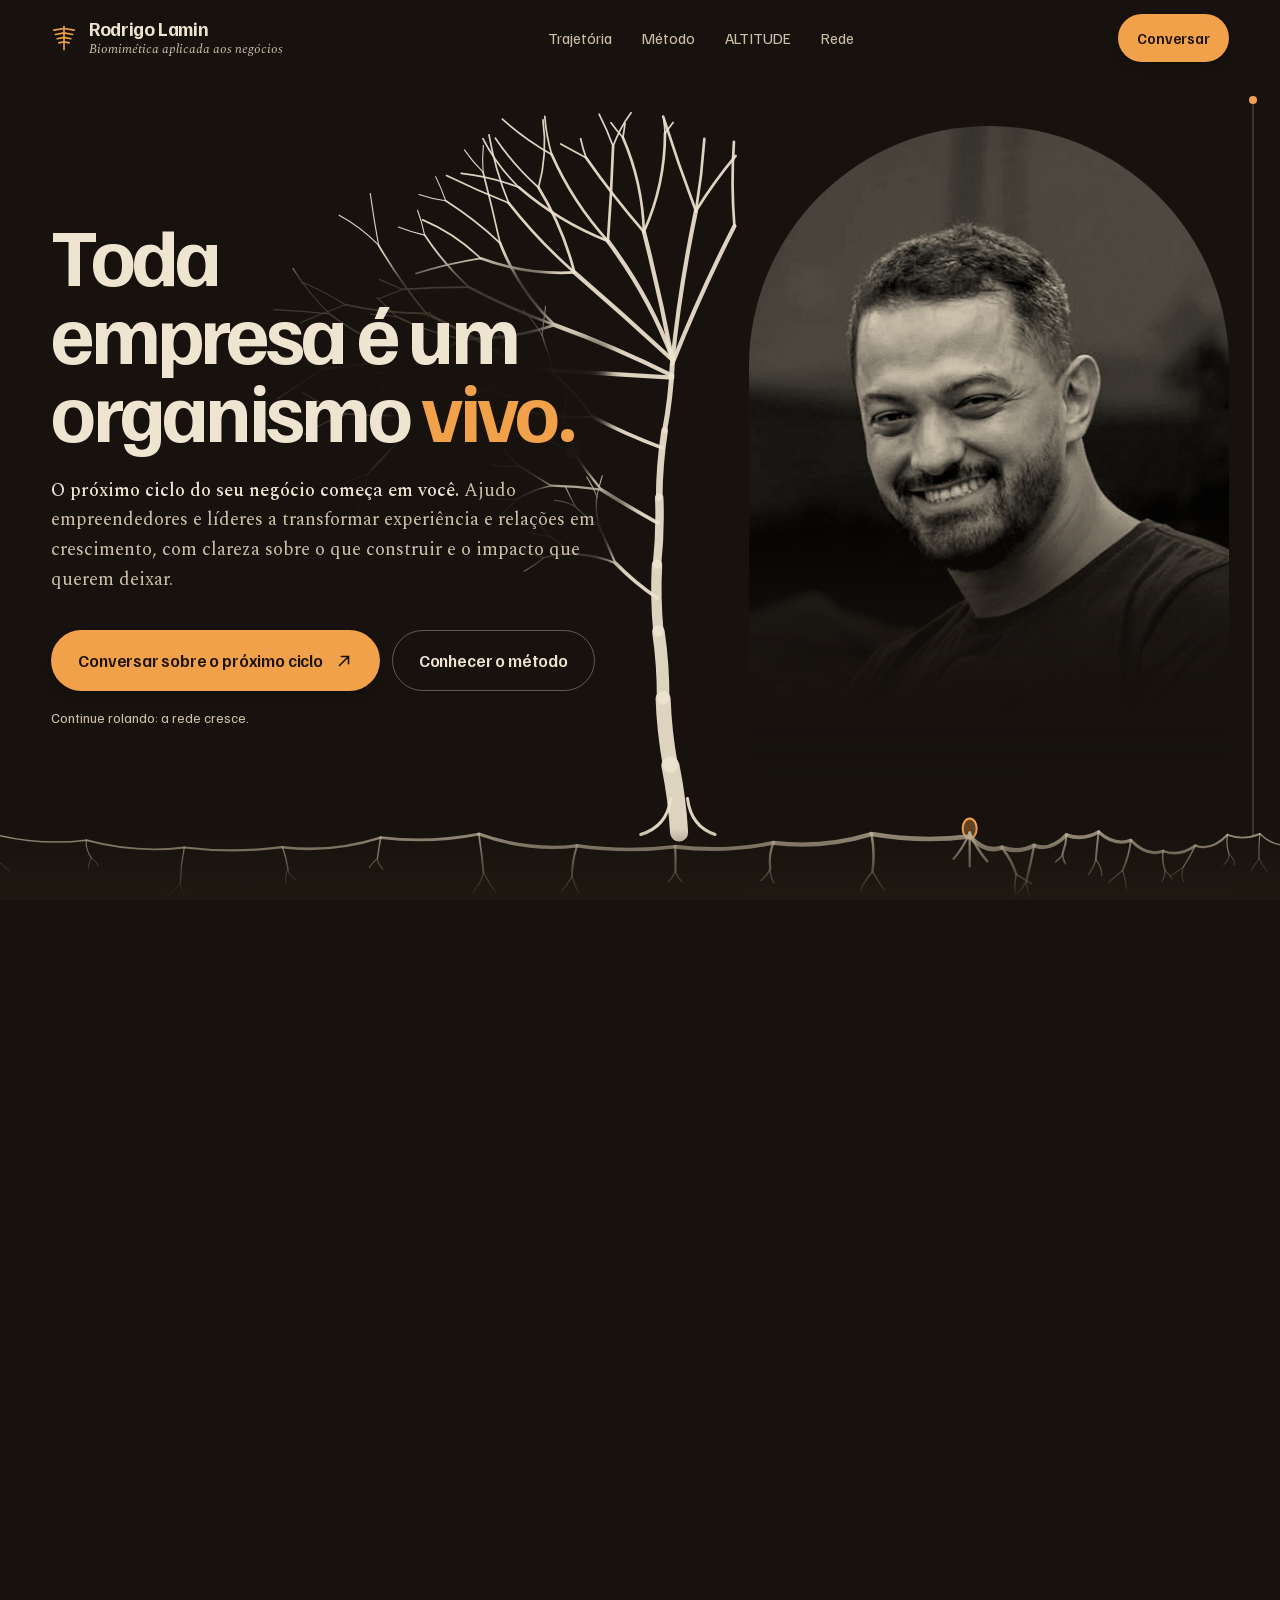
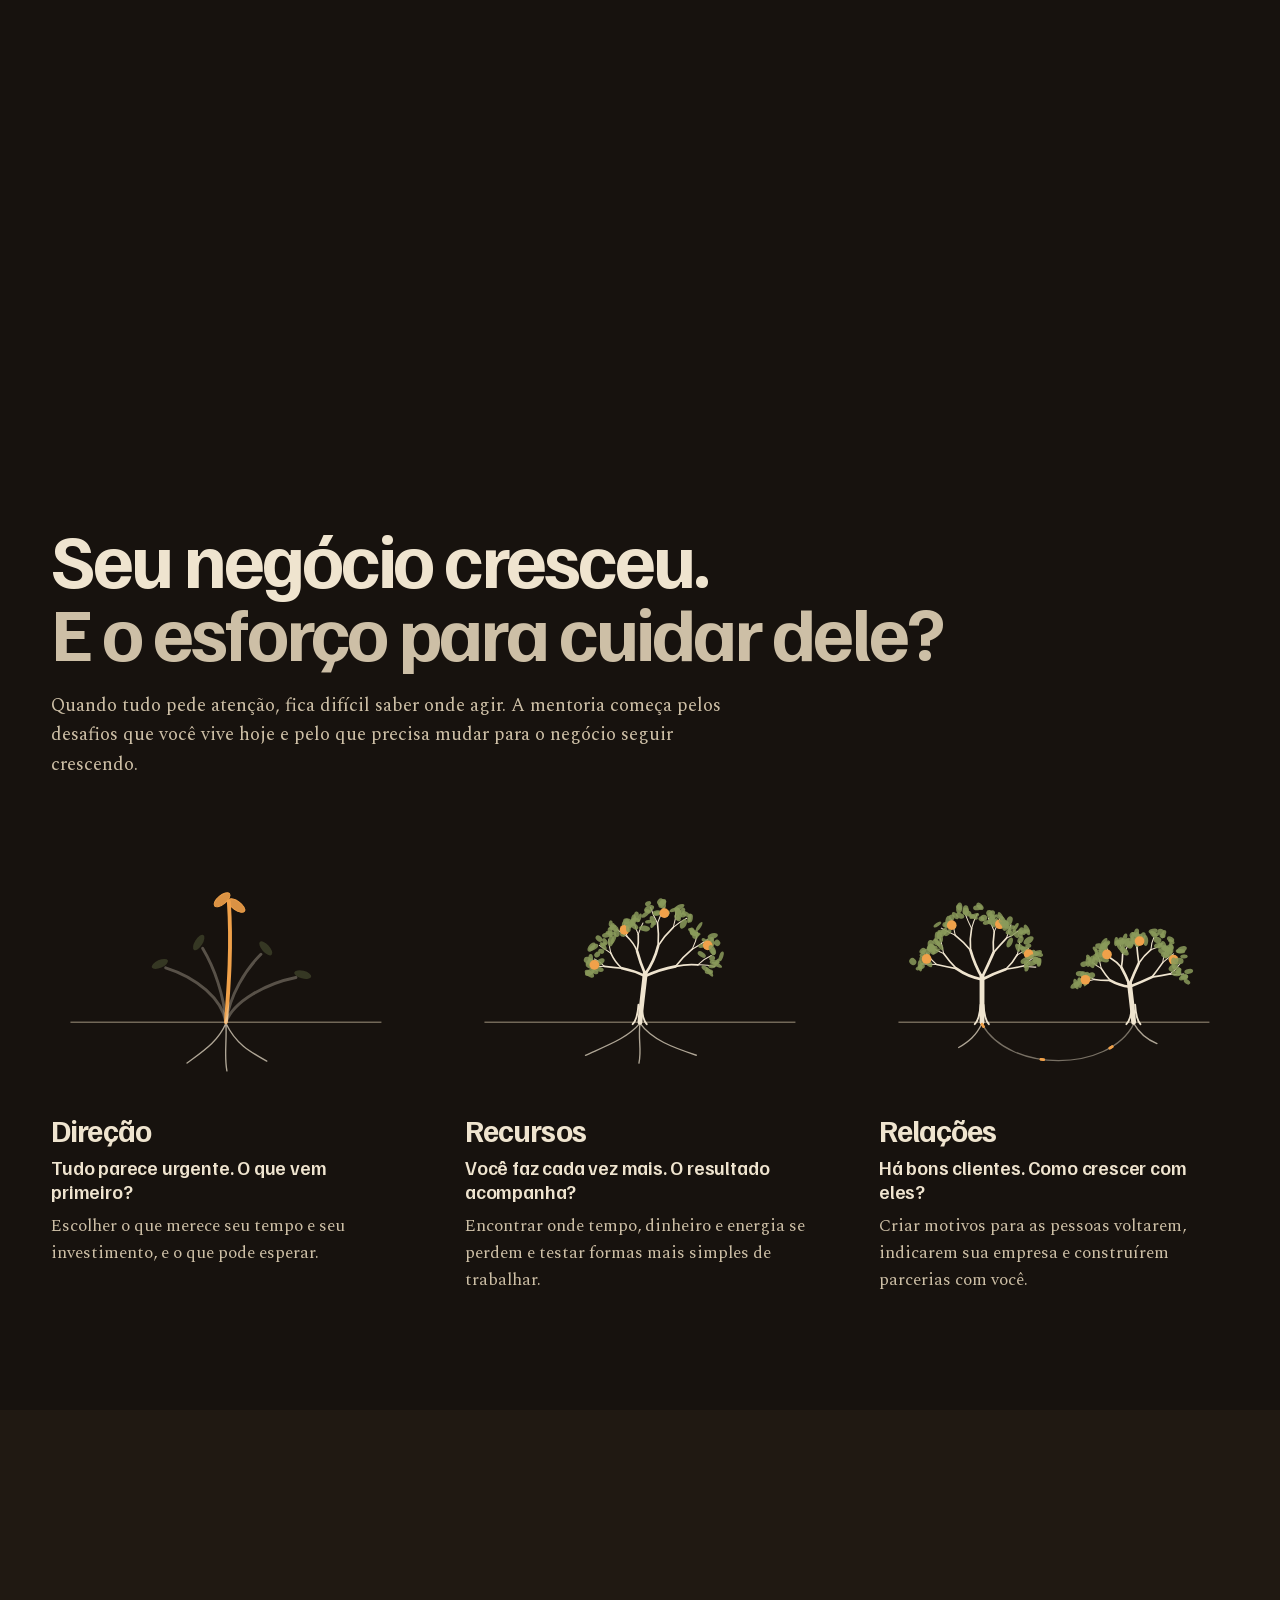
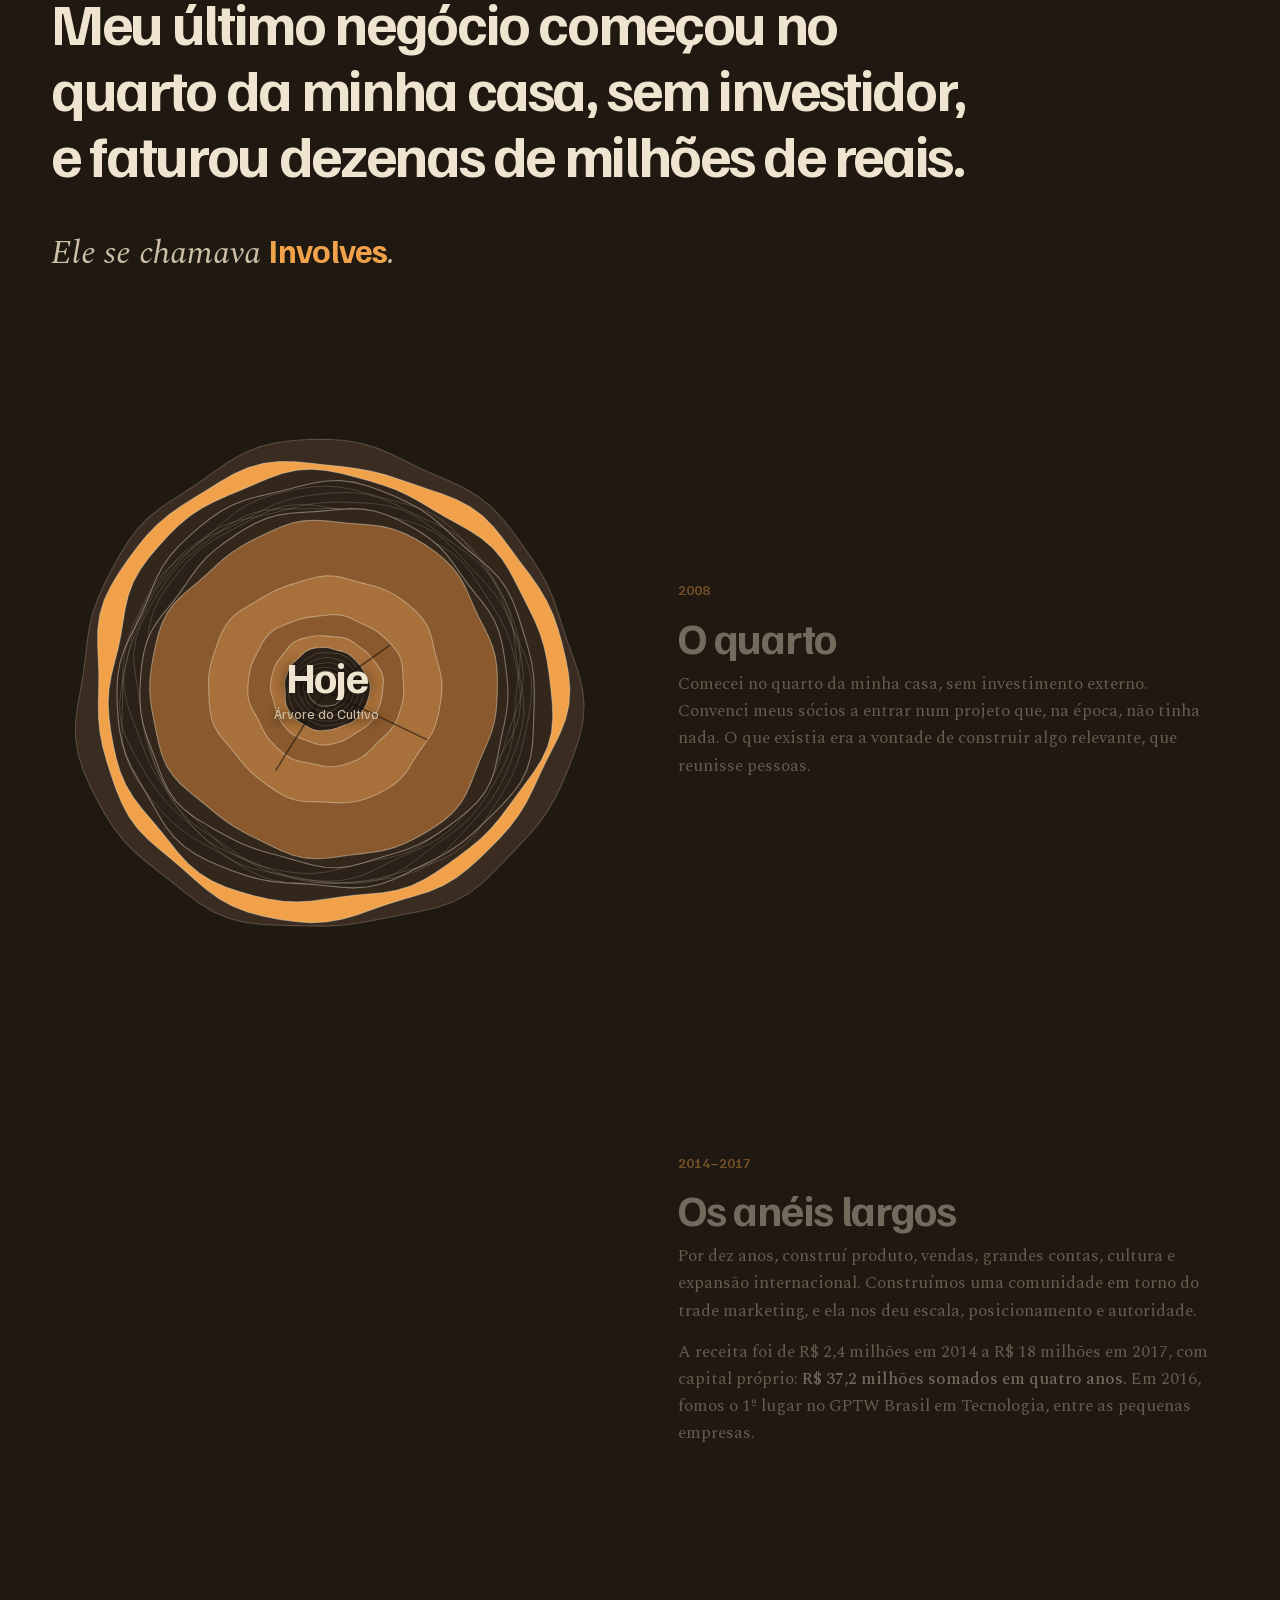
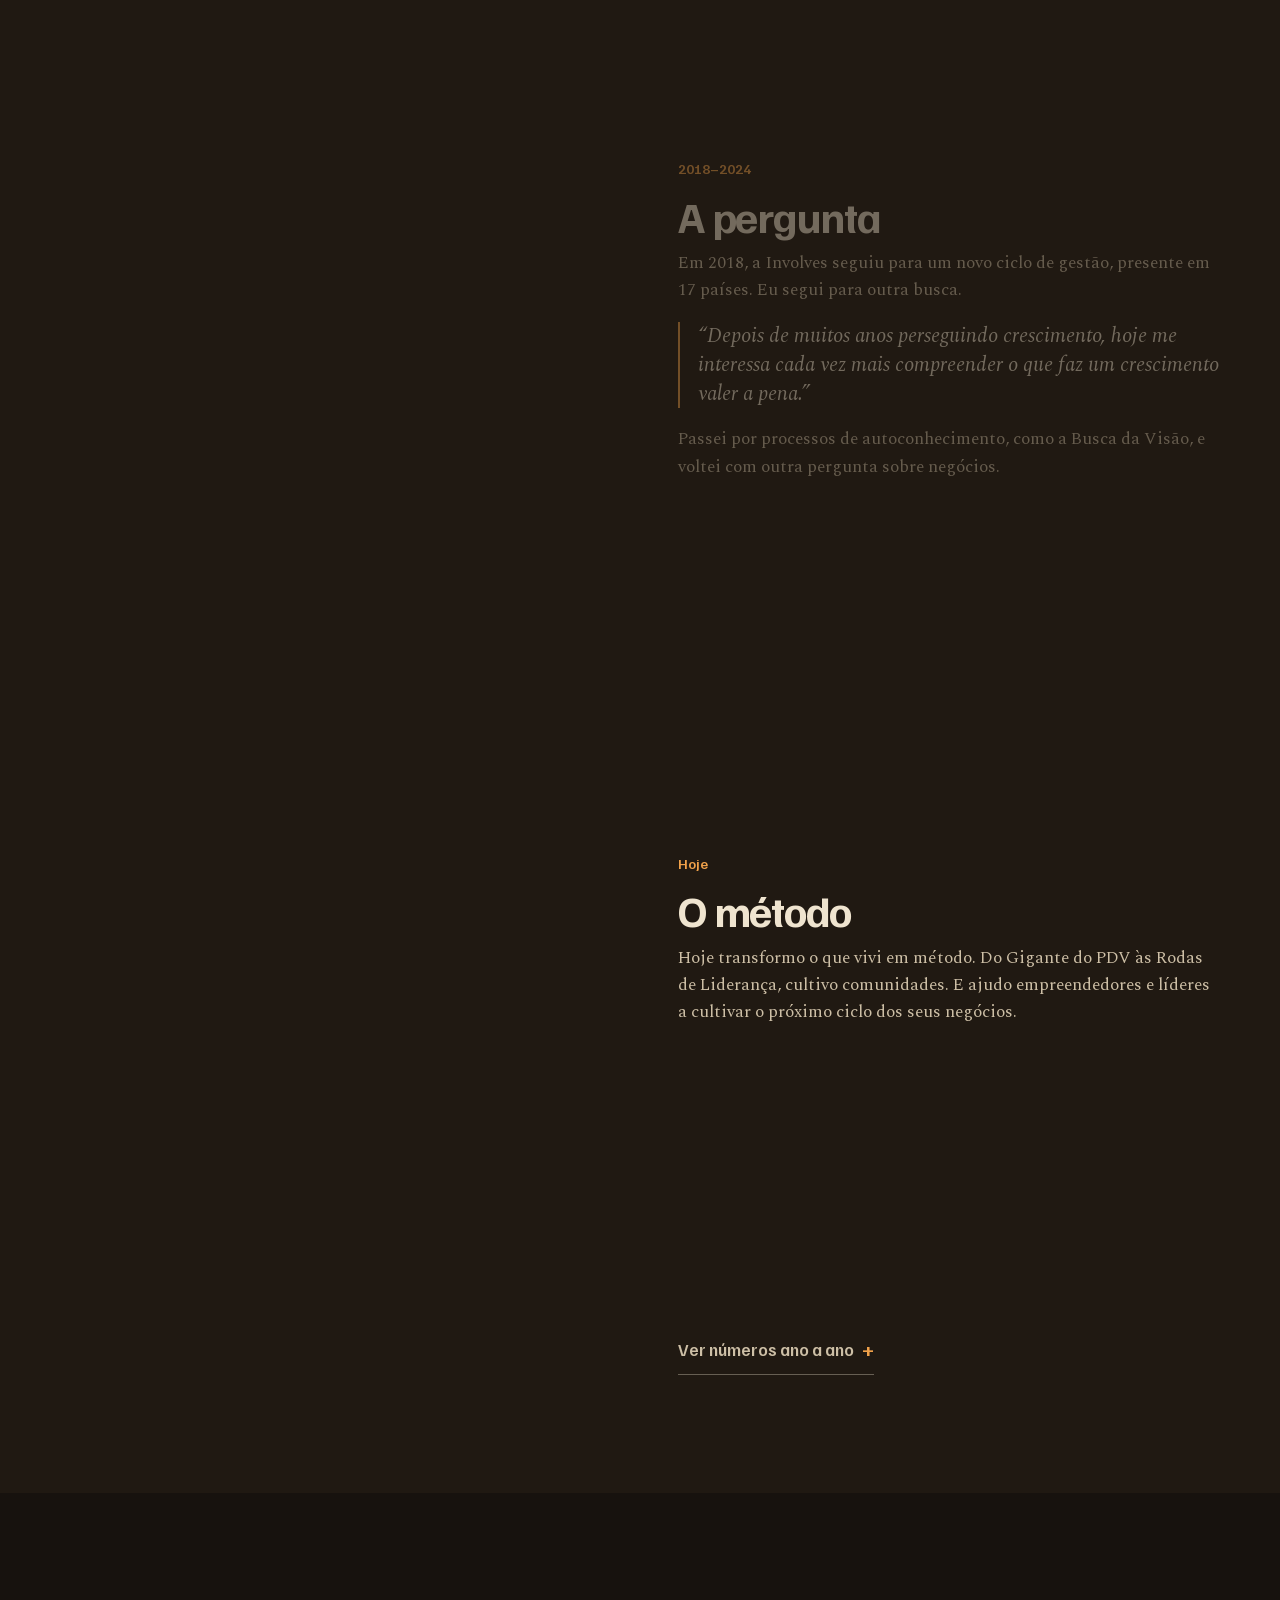
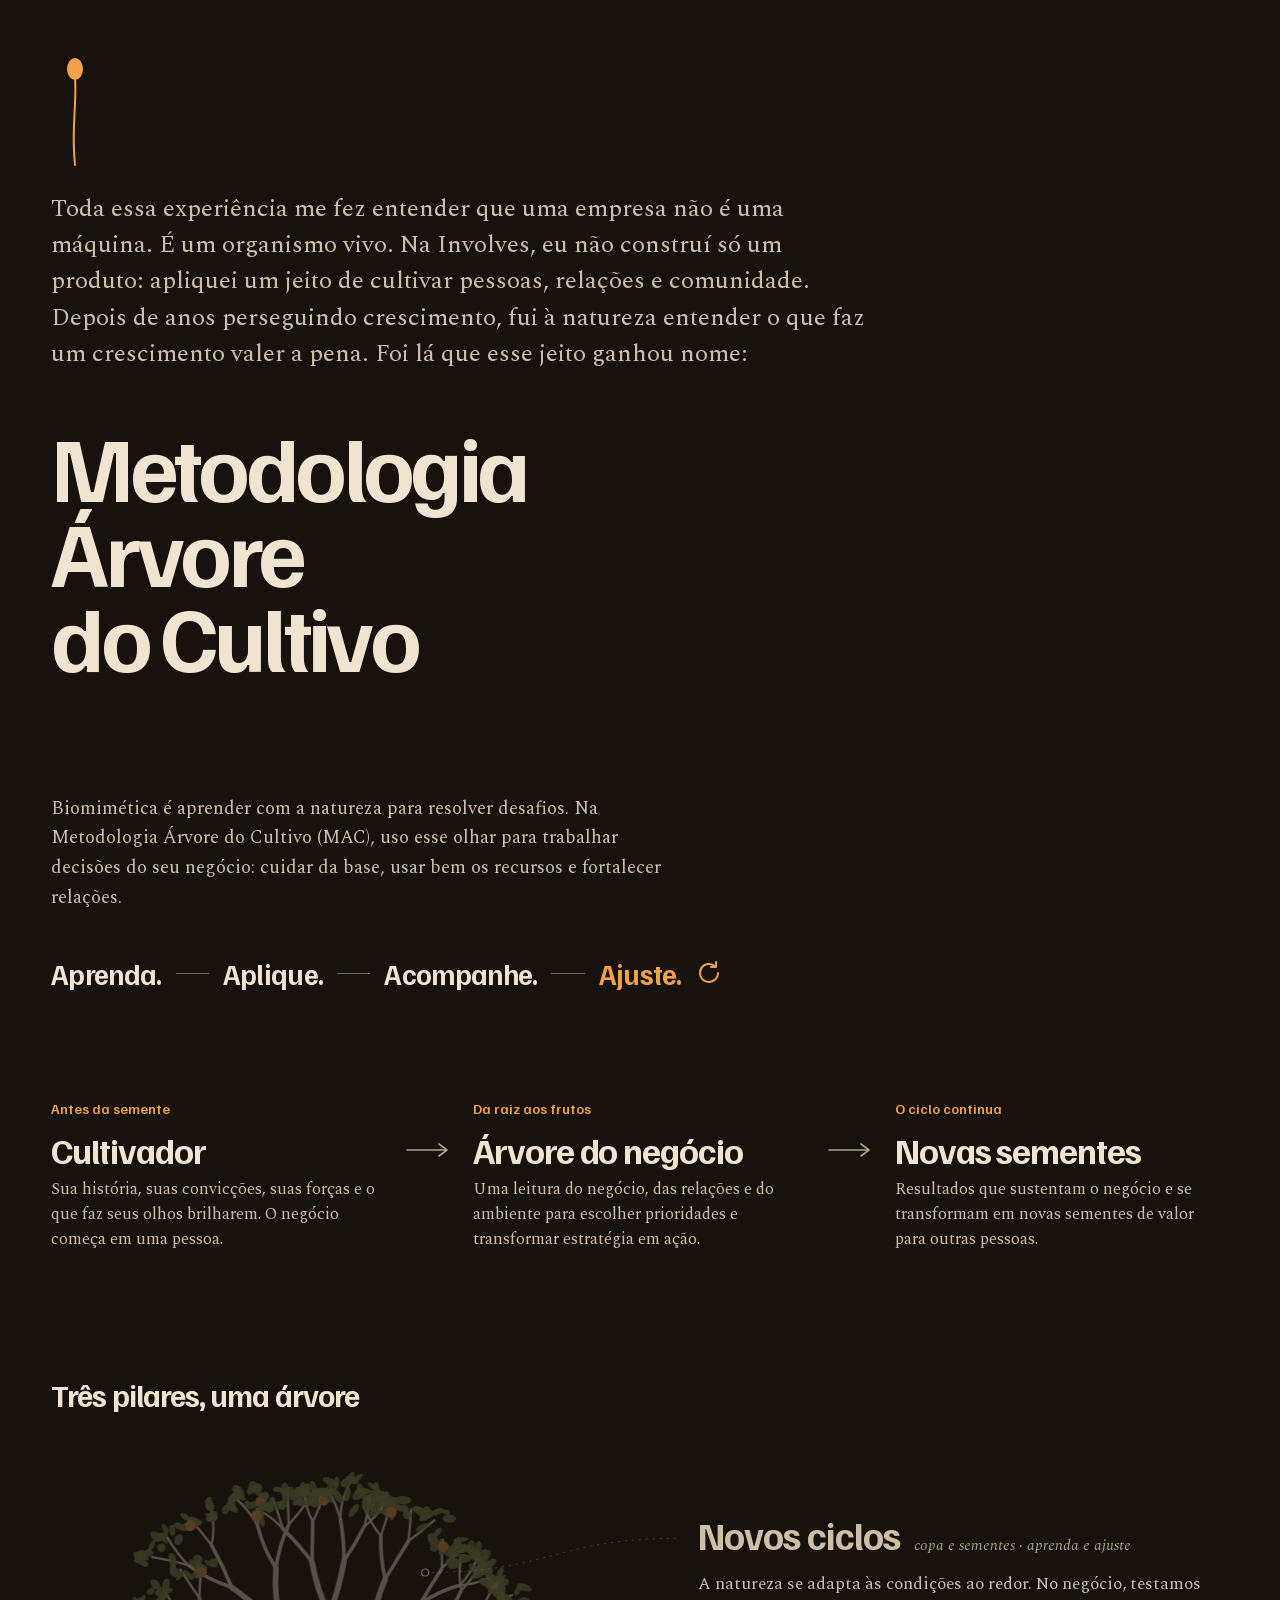
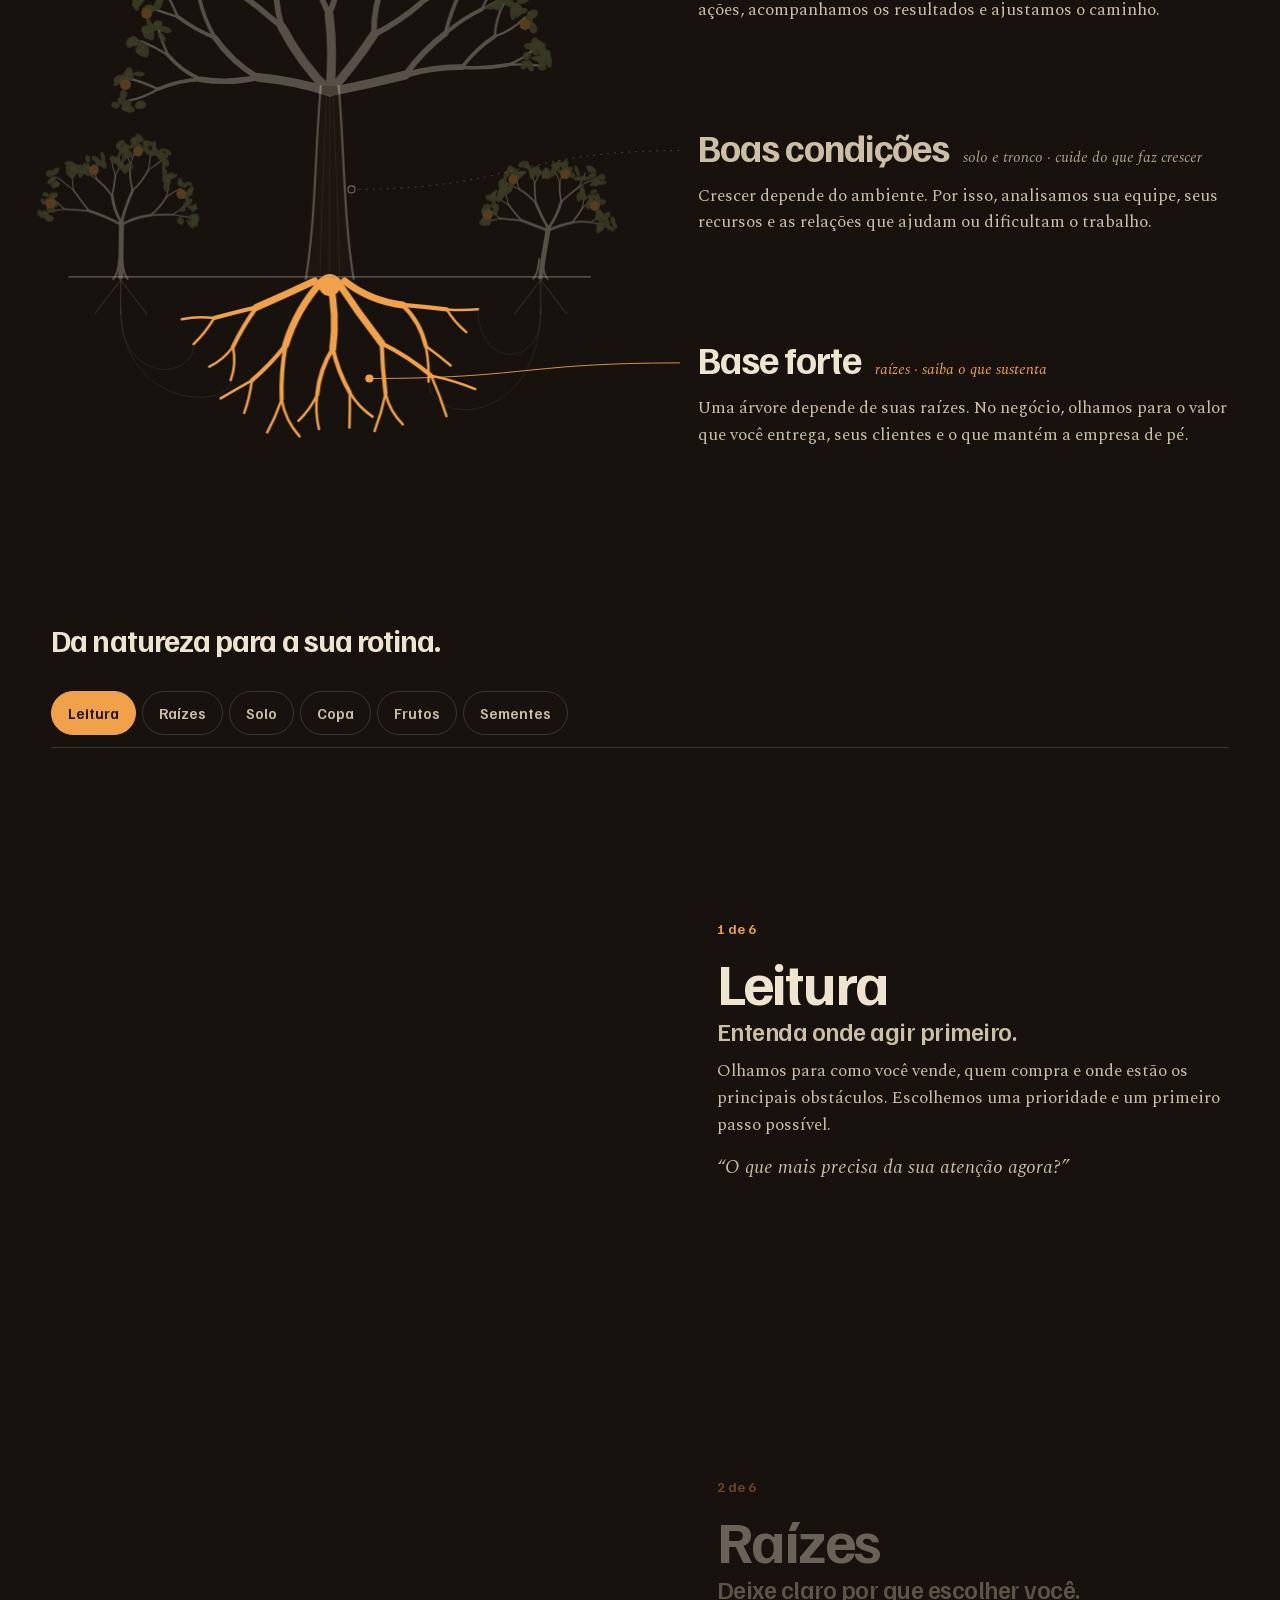
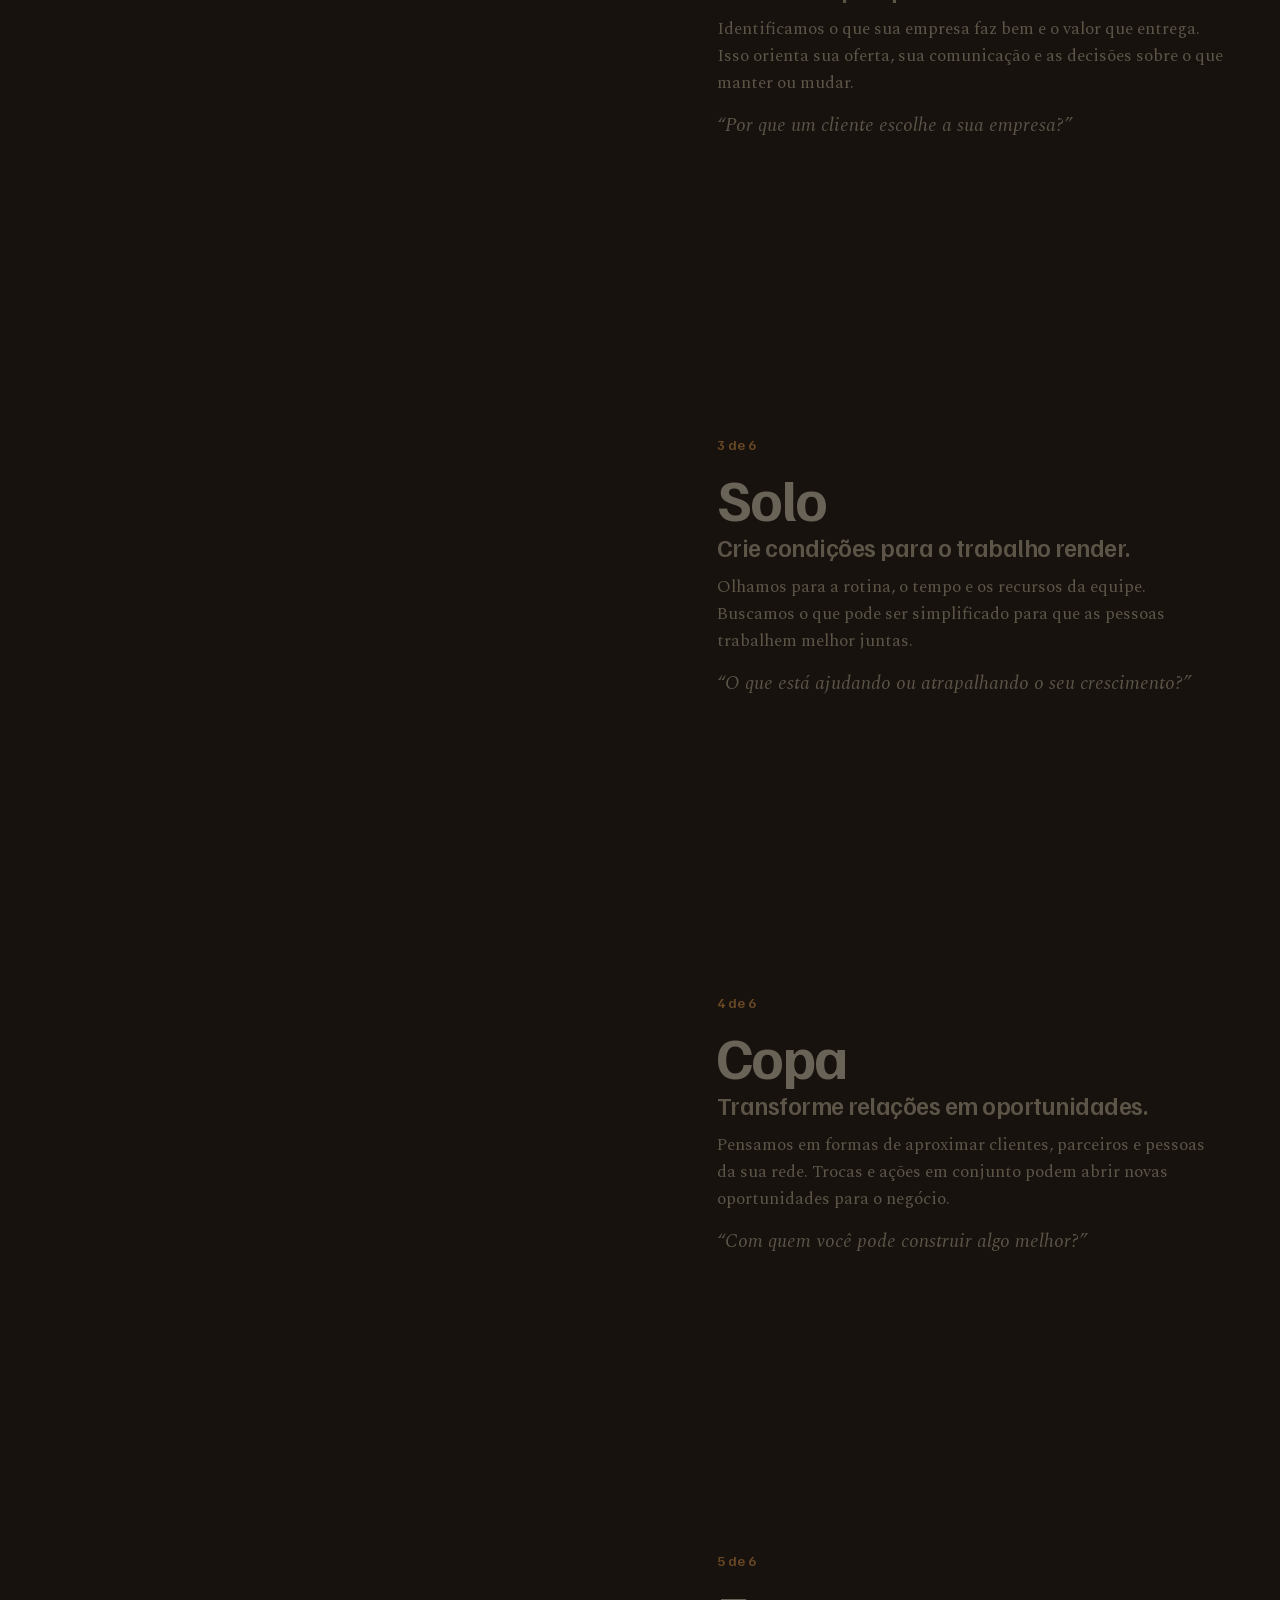
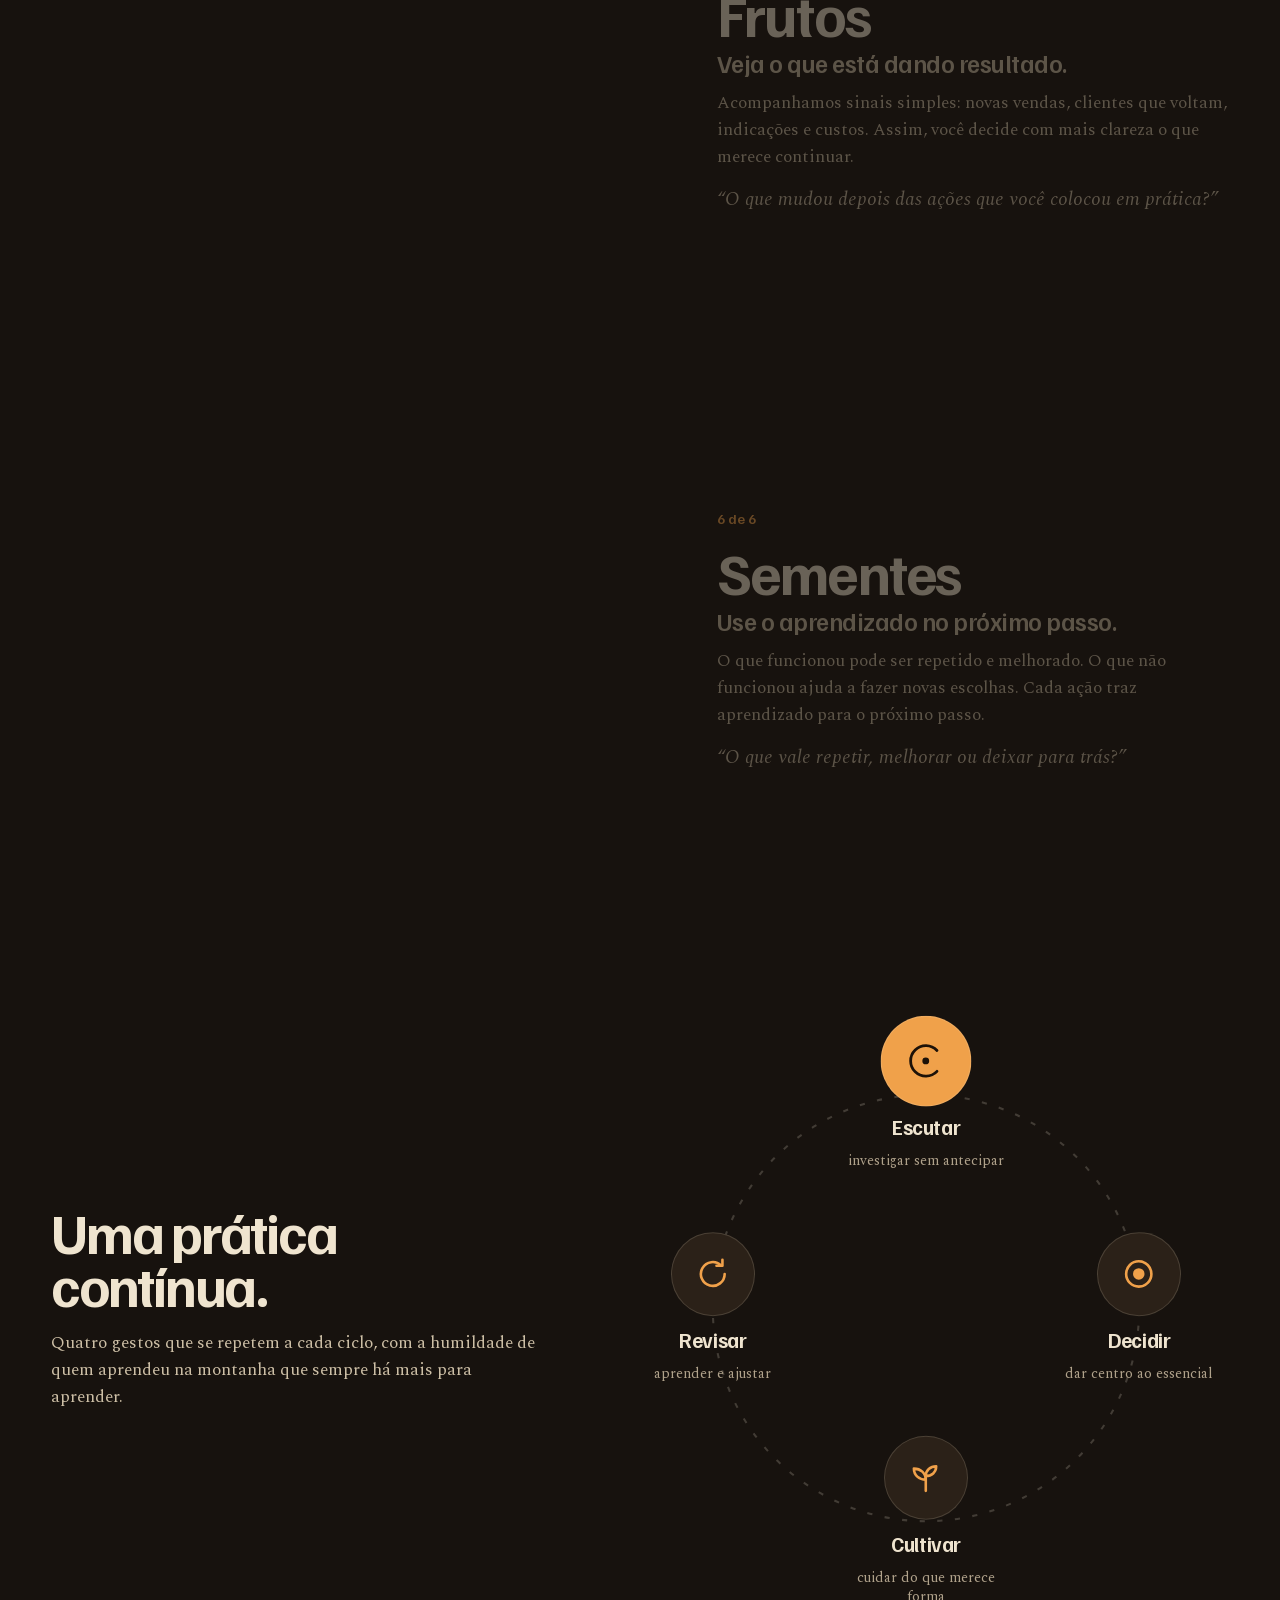
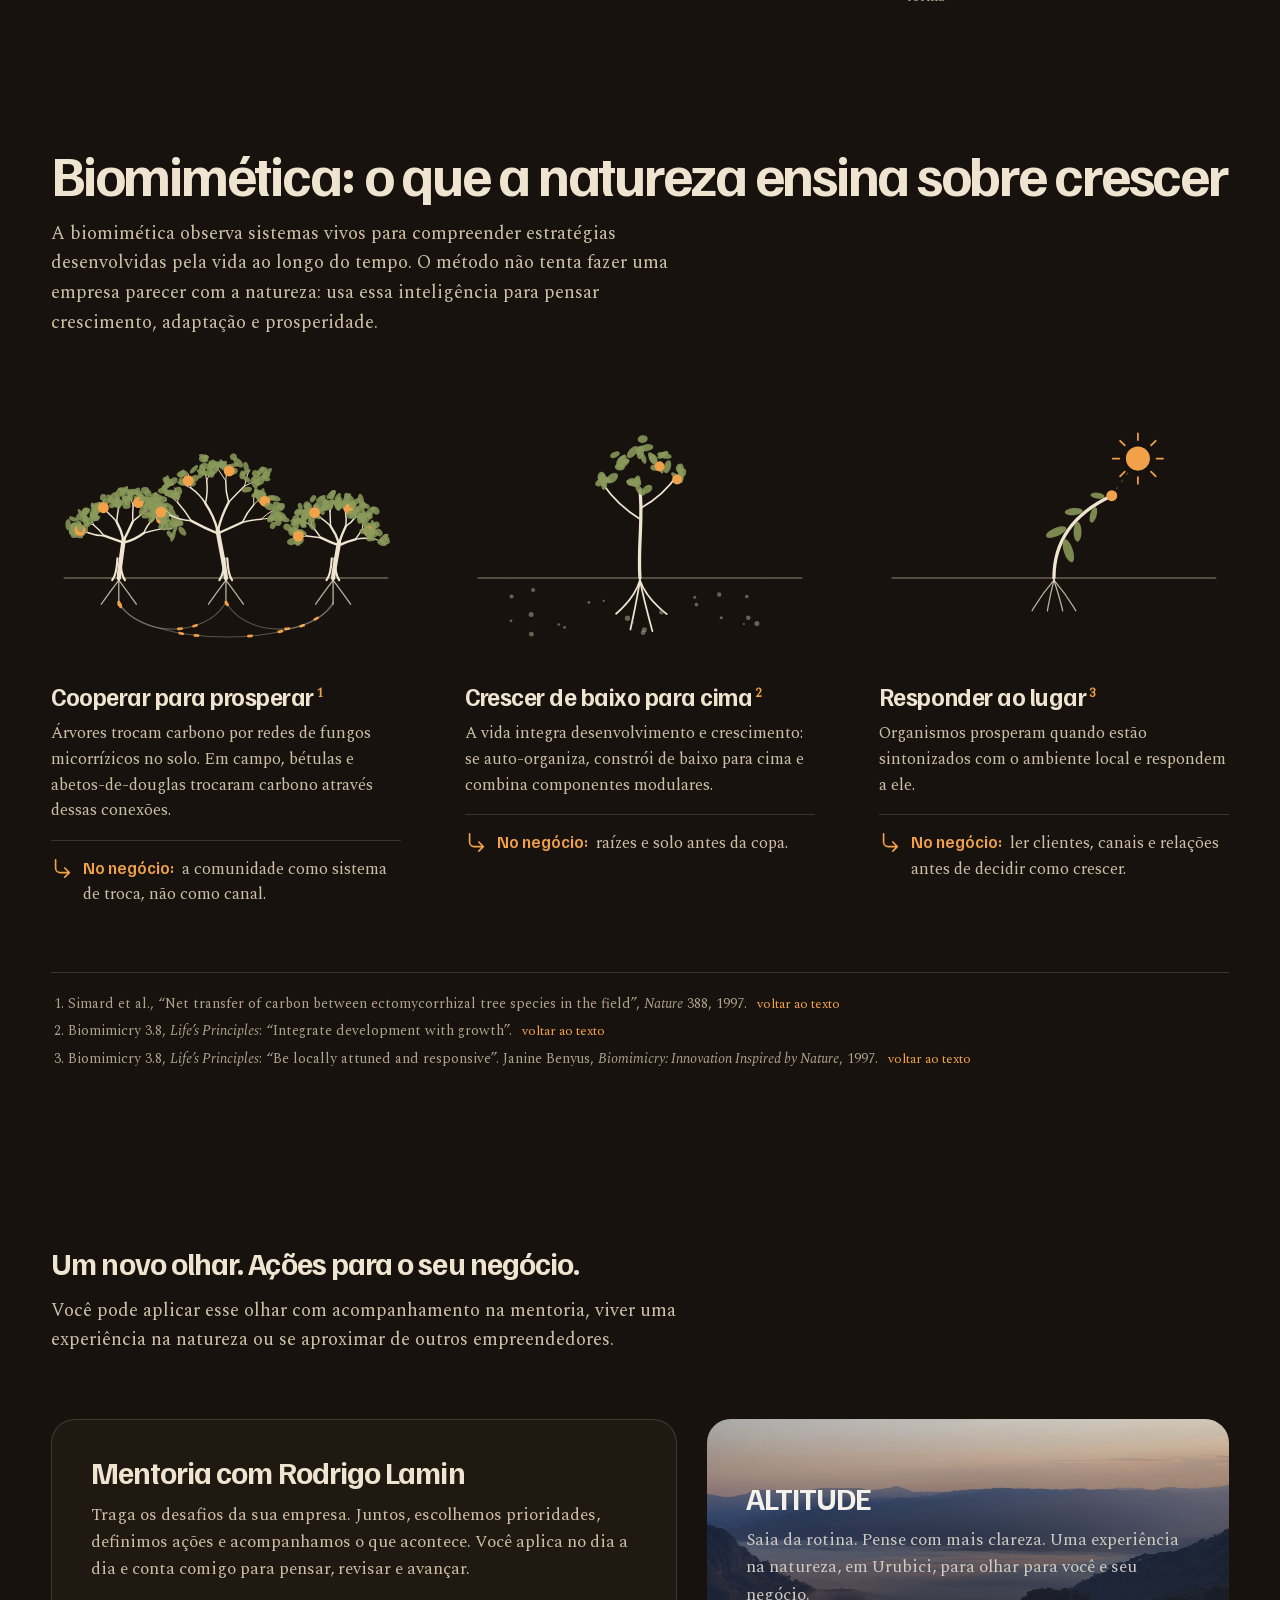
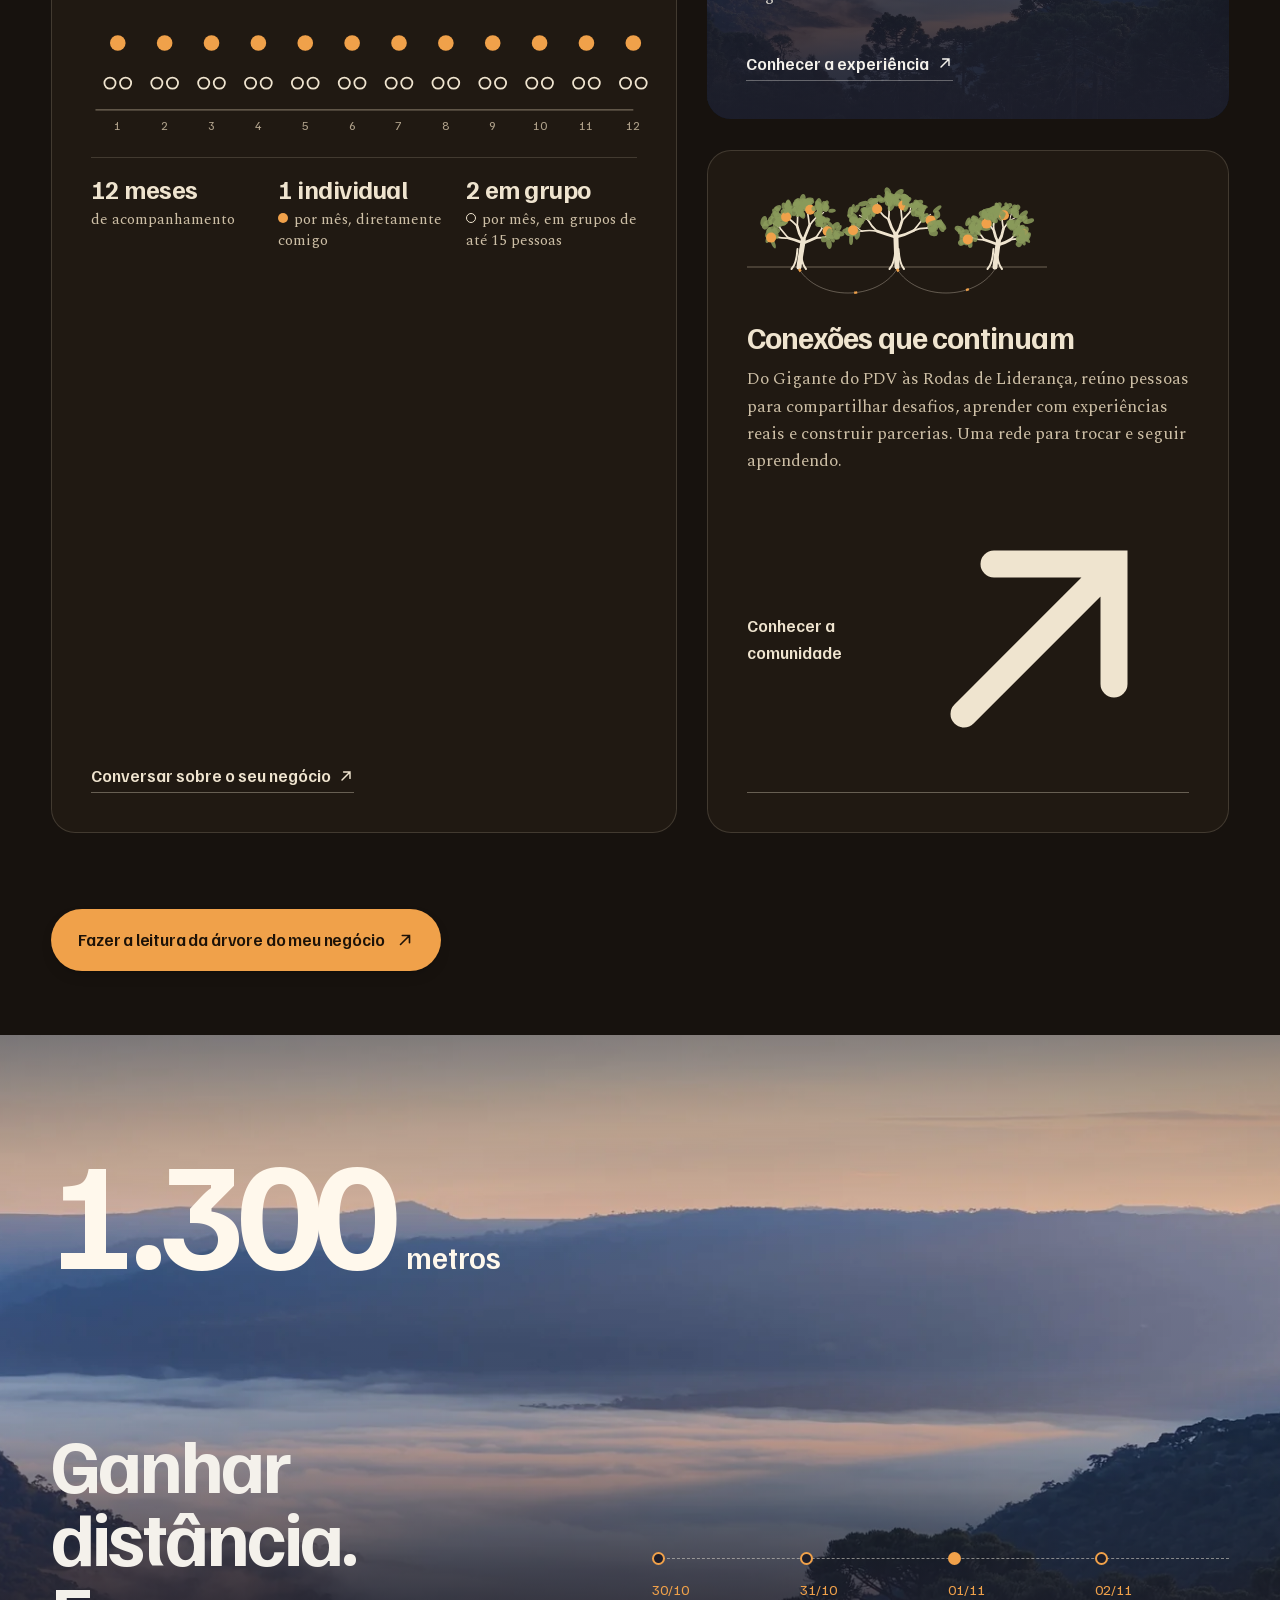
<file: index.html>
<!doctype html>
<html lang="pt-BR" data-theme="solo">
<head>
<meta charset="utf-8">
<meta name="viewport" content="width=device-width,initial-scale=1,viewport-fit=cover">
<title>Rodrigo Lamin — Toda empresa é um organismo vivo</title>
<meta name="description" content="O próximo ciclo do seu negócio começa em você. Rodrigo Lamin ajuda empreendedores e líderes a transformar experiência e relações em crescimento, com o Método Árvore do Cultivo e a biomimética aplicada aos negócios.">
<link rel="canonical" href="https://rodrigolamin.com.br/">
<meta property="og:type" content="website">
<meta property="og:locale" content="pt_BR">
<meta property="og:site_name" content="Rodrigo Lamin">
<meta property="og:title" content="Rodrigo Lamin — Toda empresa é um organismo vivo">
<meta property="og:description" content="O próximo ciclo do seu negócio começa em você. Rodrigo Lamin ajuda empreendedores e líderes a transformar experiência e relações em crescimento, com o Método Árvore do Cultivo e a biomimética aplicada aos negócios.">
<meta property="og:url" content="https://rodrigolamin.com.br/">
<meta property="og:image" content="https://rodrigolamin.com.br/design-system/assets/fotos/rodrigo-lamin-roda-cor.jpg">
<meta name="twitter:card" content="summary_large_image">
<link rel="icon" type="image/svg+xml" href="design-system/assets/marca/araucaria-mark.svg">
<link rel="stylesheet" href="design-system/tokens.css?v=20261016b">
<link rel="stylesheet" href="design-system/components.css?v=20261016b">
<link rel="stylesheet" href="design-system/conversa.css?v=20261016b">
<style>
/* Composição do site. Cores, tipo, espaço e movimento vêm de design-system/tokens.css */

/* ---------- hero ----------
   Duas colunas que nunca se cruzam: o texto ocupa o espaço à esquerda do retrato (--pw = largura do retrato).
   A rede só cresce abaixo do peito e fora da coluna de texto (região passada ao Cultivo.mycelium). */
.hero{--ph:min(86svh,860px,calc(100svh - 112px));--pw:min(560px, calc(var(--ph) * .62));position:relative;min-height:100svh;display:flex;align-items:center;overflow:hidden;isolation:isolate}
.hero .c-portrait{position:absolute;z-index:0;right:max(var(--gutter), calc((100vw - var(--max))/2 + var(--gutter)));bottom:0;width:var(--pw);height:auto;aspect-ratio:.62}
/* a foto (952×1184) ocupa o topo do arco: sobra espaço sobre a cabeça e a base desvanece para o solo, onde a semente nasce */
.hero .c-portrait img{position:absolute;top:0;left:0;width:100%;height:auto;object-fit:initial;-webkit-mask-image:linear-gradient(#000 64%,transparent 98%);mask-image:linear-gradient(#000 64%,transparent 98%)}
.hero .c-mycelium{z-index:1;-webkit-mask-image:linear-gradient(#000 80%,transparent 99%);mask-image:linear-gradient(#000 80%,transparent 99%)}
.hero::after{content:"";position:absolute;left:0;right:0;bottom:0;height:72px;z-index:1;background:linear-gradient(transparent,var(--ground-2));pointer-events:none}
.hero-copy{position:relative;z-index:2;width:100%;max-width:var(--max);margin:0 auto;padding:clamp(96px,14vh,140px) calc(var(--pw) + var(--gutter) + clamp(80px,9vw,150px)) clamp(56px,9vh,110px) var(--gutter);pointer-events:none}
.hero-copy > *{pointer-events:auto}
.hero h1{max-width:12ch;font-size:min(var(--fs-hero),9.6svh,6.4vw)}
.hero h1 span{color:var(--accent)}
.hero .t-lede{margin-top:clamp(18px,3vh,32px)}
.hero .t-lede strong{color:var(--ink);font-weight:500}
.hero .actions{margin-top:clamp(22px,4vh,40px);display:flex;flex-wrap:wrap;gap:var(--s-3)}
.hero .hint{margin-top:var(--s-4);font-family:var(--font-display);font-size:var(--fs-label);color:var(--ink-2)}
@media (hover:none){.hero .hint{display:none}}
@media (max-height:760px) and (min-width:901px){
  .hero-copy{padding-top:92px;padding-bottom:48px}
  .hero h1{font-size:min(var(--fs-hero),8.6svh,7vw)}
  .hero .t-lede{font-size:16px;line-height:1.5;margin-top:clamp(18px,3.4svh,28px)}
  .hero .actions{margin-top:clamp(18px,3.4svh,28px)}
  .hero .hint{display:none}
}
@media (max-width:900px){
  .hero{flex-direction:column;align-items:stretch;justify-content:flex-end;min-height:auto}
  .hero-copy{order:1;padding:104px var(--gutter) 28px}
  .hero h1{max-width:9ch;font-size:clamp(44px,13vw,64px)}
  .hero .c-portrait{order:2;position:relative;right:auto;height:auto;width:min(72vw,330px);aspect-ratio:.62;margin:8px var(--gutter) 0 auto}
}

/* ---------- hero fixado (pin) ----------
   Rolagem nativa: o container tem 220vh e o hero fica sticky por 120vh enquanto a rede cresce; depois solta. */
.hero-pin{position:relative;height:220vh}
.hero-pin > .hero{position:sticky;top:0;height:100vh;min-height:0}
.pin-progress{position:absolute;z-index:3;right:calc(var(--gutter)/2);top:96px;bottom:64px;width:2px;border-radius:2px;background:var(--line);pointer-events:none;transition:opacity var(--dur-2)}
.pin-progress i{display:block;width:100%;height:0;border-radius:2px;background:var(--accent)}
.pin-progress i::after{content:"";position:absolute;left:50%;width:8px;height:8px;margin-left:-4px;border-radius:50%;background:var(--accent);top:var(--tip,0%)}
.pin-progress.is-done{opacity:0}
.pin-progress span{position:absolute;right:0;top:calc(100% + 14px);font-family:var(--font-display);font-size:var(--fs-label);color:var(--ink-3);white-space:nowrap;transition:top .1s linear}
.hero .c-herotree{z-index:1}
html{scroll-padding-top:76px}
@media (max-width:900px), (max-height:440px){
  .hero-pin{height:auto}
  .hero-pin > .hero{position:relative;height:auto}
  .pin-progress{display:none}
}
@media (prefers-reduced-motion:reduce){
  .hero-pin{height:auto}
  .hero-pin > .hero{position:relative;height:auto;min-height:100svh}
  .pin-progress{display:none}
}

/* ---------- trajetória ---------- */
.traj{background:var(--ground-2);padding-bottom:clamp(64px,8vw,112px)}
.forest{padding-top:var(--s-9);padding-bottom:var(--s-8)}

/* ---------- método ---------- */
.gestures{margin-top:clamp(80px,10vw,140px);display:grid;grid-template-columns:minmax(0,.9fr) minmax(0,1.1fr);gap:clamp(40px,6vw,96px);align-items:center}
.gestures p{margin-top:18px}
@media (max-width:900px){.gestures{grid-template-columns:minmax(0,1fr)}}

/* ---------- trajetória contada como história ---------- */
.story-open{max-width:60rem}
.story-title{font-size:clamp(34px,4.6vw,72px);letter-spacing:-.04em;line-height:1.12}
.story-reveal{margin-top:clamp(20px,3vw,36px);font-family:var(--font-text);font-style:italic;font-size:clamp(24px,2.6vw,38px);color:var(--ink-2)}
.story-reveal b{font-family:var(--font-display);font-style:normal;font-weight:700;color:var(--accent-text);letter-spacing:-.02em}
.story{margin-top:clamp(48px,7vw,96px);display:grid;grid-template-columns:minmax(0,1fr) minmax(0,1fr);gap:clamp(32px,6vw,96px)}
.story-trunk{position:sticky;top:max(90px,14svh);align-self:start;height:min(72svh,640px);display:flex;align-items:center;justify-content:center}
.story-trunk .c-rings__trunk{width:100%;max-width:min(560px,72svh);transition:transform .2s linear}
.ring-seed{position:absolute;left:50%;top:50%;width:22px;height:30px;margin:-15px 0 0 -11px;border-radius:50%;background:var(--accent);opacity:0;pointer-events:none}
.beat{min-height:min(70svh,620px);display:flex;flex-direction:column;justify-content:center;gap:14px;opacity:.4;transition:opacity var(--dur-2)}
.beat.is-on{opacity:1}
.beat-when{font-family:var(--font-display);font-size:var(--fs-label);font-weight:600;color:var(--accent-text);font-variant-numeric:tabular-nums}
.beat h3{font-size:clamp(30px,3.4vw,52px)}
.beat p{color:var(--ink-2);max-width:32em}
.beat p strong{color:var(--ink);font-weight:500}
.beat-quote{margin:4px 0;padding-left:18px;border-left:2px solid var(--accent);font-family:var(--font-text);font-style:italic;font-size:clamp(19px,1.6vw,24px);line-height:1.4;color:var(--ink)}
.story-years{margin-top:clamp(40px,6vw,80px)}
.story-years__t{font-family:var(--font-display);font-weight:600;font-size:17px;cursor:pointer;color:var(--ink-2);margin-bottom:16px;list-style:none;display:inline-flex;align-items:center;gap:8px;padding:10px 0;border-bottom:1px solid var(--line-strong)}
.story-years__t::-webkit-details-marker{display:none}
.story-years__t::after{content:'+';color:var(--accent-text);font-size:20px;line-height:1}
.story-years[open] .story-years__t::after{content:'−'}
.story-years__t:hover{color:var(--ink)}
/* ponte para o método: a semente que recebe o fim da trajetória */
.mac-seed{display:block;width:40px;height:120px;margin:0 0 24px 4px;overflow:visible}
.mac-seed ellipse{fill:var(--accent)}
.mac-seed__root{fill:none;stroke:var(--accent);stroke-width:2;stroke-linecap:round;stroke-dasharray:100;stroke-dashoffset:100;transition:stroke-dashoffset 1.6s var(--ease-grow)}
.mac-seed.is-in .mac-seed__root{stroke-dashoffset:0}
.mac-bridge{font-family:var(--font-text);font-size:clamp(20px,1.9vw,28px);line-height:1.5;color:var(--ink-2);max-width:34em;margin-bottom:clamp(32px,4vw,56px)}
@media (max-width:900px){
  .story{grid-template-columns:minmax(0,1fr)}
  .story-trunk{top:76px;height:34svh;z-index:2;background:var(--ground-2)}
  .story-trunk .c-rings__trunk{max-width:34svh}
  .beat{min-height:auto;padding-block:40px;opacity:1}
}
@media (prefers-reduced-motion:reduce){.mac-seed__root{transition:none;stroke-dashoffset:0}.beat{opacity:1}}

/* ---------- método: o coração da página ---------- */
.method{padding-top:clamp(96px,12vw,170px)}
.mac-open{max-width:62rem}
.mac-title{font-size:clamp(46px,7.2vw,116px);letter-spacing:-.05em;line-height:.92;max-width:12ch}
.mac-thesis{margin-top:clamp(24px,3vw,40px);font-family:var(--font-text);font-style:italic;font-size:clamp(26px,3vw,44px);line-height:1.3;color:var(--ink-2)}
.mac-thesis span{color:var(--accent-text);font-style:normal;font-family:var(--font-display);font-weight:700;letter-spacing:-.02em}
.mac-open .t-lede{margin-top:24px}
.mac-layers{list-style:none;margin:clamp(64px,8vw,112px) 0 0;padding:0;display:grid;grid-template-columns:minmax(0,1fr) 48px minmax(0,1fr) 48px minmax(0,1fr);gap:20px;align-items:start}
.mac-layers li{display:flex;flex-direction:column;gap:10px}
.mac-layers b{font-family:var(--font-display);font-size:clamp(26px,2.8vw,40px);letter-spacing:-.03em;line-height:1.05}
.mac-layers p{color:var(--ink-2);font-size:16.5px;line-height:1.5}
.mac-k{font-family:var(--font-display);font-size:var(--fs-label);font-weight:600;color:var(--accent-text)}
.mac-arrow{color:var(--ink-3);padding-top:44px}
.mac-arrow svg{width:48px;height:16px}
.mac-sub{font-size:var(--fs-3);margin:clamp(80px,10vw,140px) 0 0}
.method .c-mac{margin-top:24px}
@media (min-width:901px){
  .method .c-mac{grid-template-columns:minmax(0,1.15fr) minmax(0,1fr)}
  .method .c-mac__tree{height:calc(100svh - 110px);max-height:900px}
}
.mac-pillars .c-strata{margin-top:clamp(32px,4vw,56px)}
.bio{margin-top:clamp(120px,14vw,200px)}
.bio .t-lede{margin-top:18px}





.mac-paths__grid{margin-top:24px;display:grid;grid-template-columns:repeat(2,minmax(0,1fr));gap:40px}
.mac-cta{margin-top:clamp(48px,6vw,80px)}
.method{padding-bottom:var(--s-8)}
@media (max-width:900px){
  .mac-layers{grid-template-columns:minmax(0,1fr);gap:8px}
  .mac-arrow{padding:0;transform:rotate(90deg);width:48px}
  .mac-paths__grid{grid-template-columns:minmax(0,1fr)}
}

/* ---------- ALTITUDE ----------
   Tudo em fluxo normal: marco de altitude, título e programação empilham sem sobrepor em nenhuma altura de tela. */
.altitude{position:relative;overflow:hidden;isolation:isolate;padding-block:clamp(96px,12vh,128px) var(--s-8)}
.altitude .photo{position:absolute;inset:0;z-index:-2}
.altitude .photo img{width:100%;height:100%;object-fit:cover;object-position:50% 40%;transform:scale(1.08);transform-origin:50% 100%}
.altitude::before{content:"";position:absolute;inset:0;z-index:-1;background:linear-gradient(180deg,rgba(29,30,43,.5) 0%,rgba(29,30,43,.08) 20%,rgba(29,30,43,.15) 38%,rgba(29,30,43,.82) 62%,var(--ground) 100%)}
.alt-mark{display:flex;align-items:baseline;flex-wrap:wrap;gap:6px 14px;font-family:var(--font-display);color:#fff8ec;margin:0 0 clamp(56px,16vh,180px)}
.alt-mark b{font-size:clamp(64px,12vw,200px);letter-spacing:-.06em;line-height:.85;font-weight:700}
.alt-mark span{font-size:clamp(20px,2.4vw,36px);font-weight:600}
.alt-body .grid{display:grid;grid-template-columns:minmax(0,1fr) minmax(0,1.1fr);gap:clamp(32px,6vw,96px);align-items:end}
.alt-body .sub{margin-top:20px;max-width:30em}
.alt-body .meta{margin-top:18px;font-family:var(--font-display);font-size:16px;color:var(--ink-2)}
.alt-cta{margin-top:34px;display:flex;flex-wrap:wrap;align-items:center;gap:14px 26px}
.alt-cta .price{font-family:var(--font-display);font-size:16px;color:var(--ink-2);max-width:34em}
.alt-cta .price b{color:var(--ink);font-size:22px;letter-spacing:-.02em}
@media (max-width:1100px){.alt-body .grid{grid-template-columns:minmax(0,1fr)}}
@media (max-width:900px){.alt-mark{margin-bottom:clamp(140px,34svh,280px)}}
@media (prefers-reduced-motion:reduce){.altitude .photo img{transform:none}}

/* ---------- rede ---------- */
.forest{overflow:hidden}
.forest .top{display:grid;grid-template-columns:minmax(0,1fr) minmax(0,.9fr);gap:clamp(32px,6vw,96px);align-items:end}
.forest-svg{margin-top:clamp(56px,7vw,96px);width:100%;height:auto;display:block;overflow:visible}
.forest-svg .hyph{fill:none;stroke:var(--ink);stroke-opacity:.32;stroke-width:1.2}
.forest-svg .flow{fill:none;stroke:var(--accent);stroke-width:2.2;stroke-linecap:round;stroke-dasharray:3 46;animation:flow 3.6s linear infinite}
.forest-svg .flow.b{animation-duration:4.8s;animation-delay:-1.2s}
.forest-svg .flow.c{animation-duration:5.6s;animation-delay:-2.4s}
@keyframes flow{to{stroke-dashoffset:-245}}
.forest-svg text{font-family:var(--font-display);fill:var(--ink)}
.forest-svg .lbl{font-size:23px;font-weight:700;letter-spacing:-.02em}
.forest-svg .cap{font-size:18px;fill:var(--ink-2)}
.forest-svg .ground{stroke:var(--ink-3);stroke-opacity:.5}
.forest-svg use{color:var(--ink)}
.forest-svg .tree{fill:none;stroke:var(--ink);stroke-width:5;stroke-linecap:round;stroke-linejoin:round}
.forest-svg .tree.hero{stroke:var(--accent)}
.forest-svg .node{fill:var(--accent)}
.forest-list{display:none}
@media (max-width:760px){.forest .top{grid-template-columns:minmax(0,1fr)}}
@media (max-width:1100px){
  .forest-svg .lbl,.forest-svg .cap{display:none}
  .forest-list{display:block;list-style:none;margin:28px 0 0;padding:0;border-top:1px solid var(--line)}
  .forest-list li{padding:16px 0;border-bottom:1px solid var(--line)}
  .forest-list b{display:block;font-family:var(--font-display);font-size:21px;letter-spacing:-.02em}
  .forest-list span{color:var(--ink-2);font-size:16px}
}
@media (prefers-reduced-motion:reduce){.forest-svg .flow{animation:none;stroke-dasharray:none;stroke-opacity:.5}}

/* ---------- fechamento ---------- */
.close .c-wrap{padding-block:var(--s-9);display:grid;grid-template-columns:minmax(0,1.3fr) minmax(0,.7fr);gap:clamp(32px,6vw,96px);align-items:center}
.close h2{font-size:clamp(50px,7.6vw,124px);letter-spacing:-.05em}
.close p{margin-top:24px}
.close-arau{width:100%;max-width:300px;justify-self:end;aspect-ratio:400/470;color:var(--ink)}
.close-arau.c-tree path{stroke:var(--ink)}
.close-arau .fruitdot{fill:var(--c-fogo-500);stroke:var(--c-fogo-tinta);stroke-width:1.5}
@media (max-width:900px){.close .c-wrap{grid-template-columns:minmax(0,1fr)}.close-arau{justify-self:start;max-width:170px}}
/* ---------- ponto de partida (dores) ---------- */
.pain{padding-top:clamp(96px,11vw,150px);padding-bottom:clamp(80px,9vw,120px)}
.pain-open{max-width:58rem}
.pain-open h2 span,.faq h2 span{display:block;color:var(--ink-2)}
.pain-open .t-lede{margin-top:24px;max-width:38em}

/* ---------- etapas: a barra de etapas fica presa enquanto a árvore cresce ---------- */
@media (min-width:901px){
  .method .c-mac__tree{top:150px;height:calc(100svh - 170px)}
}

/* ---------- caminhos ---------- */
.mac-paths{margin-top:clamp(120px,14vw,200px)}
.mac-paths .mac-sub{margin-top:0}

/* ---------- fechamento, perguntas e conversa ---------- */
.close{background:var(--ground-2)}
.close-sign{margin-top:22px;font-family:var(--font-text);font-style:italic;font-size:var(--fs-4);color:var(--accent-text)}
.faq{padding-block:var(--s-9)}
.faq .c-wrap{max-width:min(var(--max),1040px)}
.cta-final .c-wrap{padding-block:var(--s-9);display:grid;grid-template-columns:minmax(0,1.25fr) minmax(0,.75fr);gap:clamp(32px,6vw,96px);align-items:stretch}
.cta-final h2{font-size:clamp(46px,6.6vw,108px);letter-spacing:-.045em;max-width:13ch}
.cta-final .t-lede{margin-top:24px;max-width:34em}
.cta-conversa{margin-top:32px}
.cta-note{margin-top:16px;font-family:var(--font-display);font-size:var(--fs-small);color:var(--ink-2)}
.cta-final .c-seedrain{min-height:360px}
@media (max-width:900px){.cta-final .c-wrap{grid-template-columns:minmax(0,1fr)}.cta-final .c-seedrain{min-height:200px;order:-1}}
footer b{color:var(--ink-2);font-weight:700}
footer .c-wrap{display:flex;flex-wrap:wrap;justify-content:space-between;gap:12px 24px;padding-block:26px;font-family:var(--font-display);font-size:var(--fs-label);color:var(--ink-3)}
</style>
<!-- Google Analytics 4 -->
<script async src="https://www.googletagmanager.com/gtag/js?id=G-54VT9MGHJH"></script>
<script>
window.dataLayer=window.dataLayer||[];function gtag(){dataLayer.push(arguments);}
gtag('js',new Date());gtag('config','G-54VT9MGHJH');
</script>
<!-- Meta Pixel -->
<script>
!function(f,b,e,v,n,t,s){if(f.fbq)return;n=f.fbq=function(){n.callMethod?n.callMethod.apply(n,arguments):n.queue.push(arguments)};if(!f._fbq)f._fbq=n;n.push=n;n.loaded=!0;n.version='2.0';n.queue=[];t=b.createElement(e);t.async=!0;t.src=v;s=b.getElementsByTagName(e)[0];s.parentNode.insertBefore(t,s)}(window,document,'script','https://connect.facebook.net/en_US/fbevents.js');
fbq('init','1421057743489136');fbq('track','PageView');
</script>
<!-- Conversões: abrir a conversa = Contact; ir para o WhatsApp = Lead -->
<script>
document.addEventListener('click',function(e){
  var a=e.target.closest&&e.target.closest('a');if(!a)return;
  var label=(a.textContent||'').trim().slice(0,80);
  if(a.hasAttribute('data-conversa-open')){gtag('event','open_conversation',{link_text:label});fbq('track','Contact');}
  else if(/wa\.me\//.test(a.href)){gtag('event','generate_lead',{method:'whatsapp',link_text:label});fbq('track','Lead');}
},true);
</script>
</head>
<body>
<noscript><img height="1" width="1" style="display:none" src="https://www.facebook.com/tr?id=1421057743489136&ev=PageView&noscript=1" alt=""></noscript>

<a class="c-skip" href="#conteudo">Pular para o conteúdo</a>

<header class="c-nav" id="nav">
  <div class="c-wrap c-nav__in">
    <a class="c-brand" href="#topo" aria-label="Rodrigo Lamin, início">
      <svg viewBox="160 136 704 704" aria-hidden="true"><g fill="none" stroke="currentColor" stroke-width="44" stroke-linecap="round" stroke-linejoin="round"><line x1="512" y1="178" x2="512" y2="805"/><path d="M512 230L235 275M512 230L789 275M512 350L280 392M512 350L744 392M512 470L326 507M512 470L698 507M512 590L374 621M512 590L650 621"/></g></svg>
      <span class="c-brand__name">Rodrigo Lamin<span class="c-brand__tag">Biomimética aplicada aos negócios</span></span>
    </a>
    <nav aria-label="Principal"><ul>
      <li><a href="#trajetoria">Trajetória</a></li>
      <li><a href="#metodo">Método</a></li>
      <li><a href="#altitude">ALTITUDE</a></li>
      <li><a href="#rede">Rede</a></li>
    </ul></nav>
    <a data-conversa-open data-avatar="design-system/assets/fotos/rodrigo-lamin-roda.jpg" class="c-btn c-btn--primary c-btn--small" href="https://wa.me/5548991469196" target="_blank" rel="noopener">Conversar</a>
  </div>
</header>

<main id="conteudo">

<div class="hero-pin" id="heroPin">
<section class="hero" id="topo" aria-label="Apresentação" data-no-trail>
  <div class="pin-progress" aria-hidden="true"><i id="pinBar"></i></div>
  <div class="c-portrait"><img src="design-system/assets/fotos/rodrigo-lamin-roda.jpg" alt="Rodrigo Lamin sorrindo, de camiseta escura, numa Roda de Liderança" width="952" height="1184" fetchpriority="high"></div>
  <svg class="c-herotree" id="heroTree" aria-hidden="true"></svg>
  <div class="hero-copy">
    <div class="shade" aria-hidden="true"></div>
    <h1 class="t-hero">Toda empresa é um organismo <span>vivo.</span></h1>
    <p class="t-lede"><strong>O próximo ciclo do seu negócio começa em você.</strong> Ajudo empreendedores e líderes a transformar experiência e relações em crescimento, com clareza sobre o que construir e o impacto que querem deixar.</p>
    <div class="actions">
      <a data-conversa-open data-avatar="design-system/assets/fotos/rodrigo-lamin-roda.jpg" class="c-btn c-btn--primary" href="https://wa.me/5548991469196" target="_blank" rel="noopener">Conversar sobre o próximo ciclo
        <svg viewBox="0 0 20 20" fill="none" stroke="currentColor" stroke-width="1.8" stroke-linecap="round" aria-hidden="true"><path d="M5 15L15 5M7 5h8v8"/></svg></a>
      <a class="c-btn c-btn--ghost" href="#metodo">Conhecer o método</a>
    </div>
    <p class="hint" id="heroHint" aria-hidden="true">Continue rolando: a rede cresce.</p>
  </div>
</section>
</div>

<section class="pain c-section" id="ponto-de-partida" aria-labelledby="t-pain">
  <div class="c-wrap">
    <header class="pain-open">
      <h2 id="t-pain" class="t-1 c-grow">Seu negócio cresceu. <span>E o esforço para cuidar dele?</span></h2>
      <p class="t-lede c-grow">Quando tudo pede atenção, fica difícil saber onde agir. A mentoria começa pelos desafios que você vive hoje e pelo que precisa mudar para o negócio seguir crescendo.</p>
    </header>
    <ol class="c-tension">
      <li class="c-tension__item c-grow">
        <figure class="c-tension__fig" aria-hidden="true">
          <svg viewBox="0 0 360 240">
            <path class="tz-ground" d="M20 170 H340"/>
            <path class="tz-root" d="M180 171 C172 190 156 200 140 212 M180 171 C190 192 204 200 222 210 M180 172 C181 190 178 204 181 220"/>
            <g class="tz-wood" stroke-width="3">
              <path class="tz-shoot" pathLength="1" d="M180 170 C176 146 150 124 118 114"/>
              <path class="tz-shoot" pathLength="1" d="M180 170 C178 142 168 114 156 94"/>
              <path class="tz-shoot tz-pick" pathLength="1" stroke-width="4" d="M180 170 C183 132 186 92 183 46"/>
              <path class="tz-shoot" pathLength="1" d="M180 170 C184 142 200 116 216 100"/>
              <path class="tz-shoot" pathLength="1" d="M180 170 C188 148 222 130 252 124"/>
            </g>
            <g>
              <ellipse class="tz-leaf tz-tip" cx="112" cy="110" rx="9" ry="4" transform="rotate(-24 112 110)"/>
              <ellipse class="tz-leaf tz-tip" cx="152" cy="88" rx="9" ry="4" transform="rotate(-58 152 88)"/>
              <ellipse class="tz-leaf tz-tip tz-pick" cx="176" cy="44" rx="10" ry="4.5" transform="rotate(-40 176 44)"/>
              <ellipse class="tz-leaf tz-tip tz-pick" cx="191" cy="50" rx="10" ry="4.5" transform="rotate(36 191 50)"/>
              <ellipse class="tz-leaf tz-tip" cx="221" cy="94" rx="9" ry="4" transform="rotate(48 221 94)"/>
              <ellipse class="tz-leaf tz-tip" cx="259" cy="121" rx="9" ry="4" transform="rotate(14 259 121)"/>
            </g>
          </svg>
        </figure>
        <h3>Direção</h3>
        <p class="c-tension__q">Tudo parece urgente. O que vem primeiro?</p>
        <p>Escolher o que merece seu tempo e seu investimento, e o que pode esperar.</p>
      </li>
      <li class="c-tension__item c-grow">
        <figure class="c-tension__fig" aria-hidden="true">
          <svg viewBox="0 0 360 240">
            <path class="tz-ground" d="M20 170 H340"/>
            <g transform="translate(180 170)" data-mt="44" data-h="120"></g>
            <path class="tz-root" d="M180 171 C168 186 146 194 124 204 M180 171 C192 188 214 196 238 204 M180 172 C178 188 182 198 179 212"/>
            <circle class="tz-drop" cx="124" cy="206" r="3.6"/>
            <circle class="tz-drop b" cx="238" cy="206" r="3.6"/>
            <circle class="tz-drop c" cx="179" cy="214" r="3.6"/>
          </svg>
        </figure>
        <h3>Recursos</h3>
        <p class="c-tension__q">Você faz cada vez mais. O resultado acompanha?</p>
        <p>Encontrar onde tempo, dinheiro e energia se perdem e testar formas mais simples de trabalhar.</p>
      </li>
      <li class="c-tension__item c-grow">
        <figure class="c-tension__fig" aria-hidden="true">
          <svg viewBox="0 0 360 240">
            <path class="tz-ground" d="M20 170 H340"/>
            <g transform="translate(106 170)" data-mt="58" data-h="112"></g>
            <g transform="translate(262 170)" data-mt="63" data-h="94"></g>
            <path class="tz-root" d="M106 171 C100 184 92 190 82 196 M262 171 C268 182 276 188 286 192"/>
            <path class="tz-link" pathLength="1" d="M106 172 C134 222 236 222 262 172"/>
            <path class="tz-pulse" d="M106 172 C134 222 236 222 262 172"/>
            <path class="tz-pulse back" d="M106 172 C134 222 236 222 262 172"/>
          </svg>
        </figure>
        <h3>Relações</h3>
        <p class="c-tension__q">Há bons clientes. Como crescer com eles?</p>
        <p>Criar motivos para as pessoas voltarem, indicarem sua empresa e construírem parcerias com você.</p>
      </li>
    </ol>
  </div>
</section>

<section class="traj c-section" id="trajetoria" aria-labelledby="t-traj">
  <div class="c-wrap">
    <header class="story-open">
      <h2 id="t-traj" class="story-title c-grow">Meu último negócio começou no quarto da minha casa, sem investidor, e faturou dezenas de milhões de reais.</h2>
      <p class="story-reveal c-grow">Ele se chamava <b>Involves</b>.</p>
    </header>
    <div class="story">
      <div class="story-trunk">
        <div class="c-rings__trunk" id="trunkWrap">
          <svg id="trunk" viewBox="-250 -250 500 500" role="img" aria-label="Corte de tronco com os anéis da trajetória de Rodrigo Lamin, de 2008 a 2026"></svg>
          <div class="c-rings__readout" id="ro" aria-live="polite"><b></b><span></span></div>
          <span class="ring-seed" aria-hidden="true"></span>
        </div>
      </div>
      <div class="story-beats">
        <article class="beat" data-ring="0">
          <span class="beat-when">2008</span>
          <h3>O quarto</h3>
          <p>Comecei no quarto da minha casa, sem investimento externo. Convenci meus sócios a entrar num projeto que, na época, não tinha nada. O que existia era a vontade de construir algo relevante, que reunisse pessoas.</p>
        </article>
        <article class="beat" data-ring="5">
          <span class="beat-when">2014–2017</span>
          <h3>Os anéis largos</h3>
          <p>Por dez anos, construí produto, vendas, grandes contas, cultura e expansão internacional. Construímos uma comunidade em torno do trade marketing, e ela nos deu escala, posicionamento e autoridade.</p>
          <p>A receita foi de R$ 2,4 milhões em 2014 a R$ 18 milhões em 2017, com capital próprio: <strong>R$ 37,2 milhões somados em quatro anos.</strong> Em 2016, fomos o 1º lugar no GPTW Brasil em Tecnologia, entre as pequenas empresas.</p>
        </article>
        <article class="beat" data-ring="7">
          <span class="beat-when">2018–2024</span>
          <h3>A pergunta</h3>
          <p>Em 2018, a Involves seguiu para um novo ciclo de gestão, presente em 17 países. Eu segui para outra busca.</p>
          <blockquote class="beat-quote">“Depois de muitos anos perseguindo crescimento, hoje me interessa cada vez mais compreender o que faz um crescimento valer a pena.”</blockquote>
          <p>Passei por processos de autoconhecimento, como a Busca da Visão, e voltei com outra pergunta sobre negócios.</p>
        </article>
        <article class="beat" data-ring="9">
          <span class="beat-when">Hoje</span>
          <h3>O método</h3>
          <p>Hoje transformo o que vivi em método. Do Gigante do PDV às Rodas de Liderança, cultivo comunidades. E ajudo empreendedores e líderes a cultivar o próximo ciclo dos seus negócios.</p>
        </article>
        <details class="story-years">
          <summary class="story-years__t">Ver números ano a ano</summary>
          <ul class="c-rings__list" id="years"></ul>
          <p class="t-small" style="margin-top:18px">Largura dos anéis de 2014 a 2017 proporcional ao faturamento anual da Involves. Fonte: série pública em rodrigolamin.com.br/involves.</p>
        </details>
      </div>
    </div>
  </div>
</section>

<section class="method c-section" id="metodo" aria-labelledby="t-met">
  <div class="c-wrap">
    <header class="mac-open">
      <svg class="mac-seed" id="macSeed" viewBox="0 0 40 120" aria-hidden="true"><path class="mac-seed__root" d="M20 30 C 22 60, 16 80, 20 118" /><ellipse cx="20" cy="22" rx="8" ry="11" /></svg>
      <p class="mac-bridge c-grow">Toda essa experiência me fez entender que uma empresa não é uma máquina. É um organismo vivo. Na Involves, eu não construí só um produto: apliquei um jeito de cultivar pessoas, relações e comunidade. Depois de anos perseguindo crescimento, fui à natureza entender o que faz um crescimento valer a pena. Foi lá que esse jeito ganhou nome:</p>
      <h2 id="t-met" class="mac-title c-grow">Metodologia Árvore do Cultivo</h2>
      <p class="mac-thesis c-grow">A natureza sabe crescer. <span>O que podemos aprender com ela?</span></p>
      <p class="t-lede c-grow">Biomimética é aprender com a natureza para resolver desafios. Na Metodologia Árvore do Cultivo (MAC), uso esse olhar para trabalhar decisões do seu negócio: cuidar da base, usar bem os recursos e fortalecer relações.</p>
      <ol class="c-seq c-grow" aria-label="O ciclo do método">
        <li>Aprenda.</li><li>Aplique.</li><li>Acompanhe.</li><li>Ajuste.<svg viewBox="0 0 30 30" fill="none" stroke="currentColor" stroke-width="2" stroke-linecap="round" stroke-linejoin="round" aria-hidden="true"><path d="M24 15a9 9 0 1 1-2.6-6.4"/><path d="M22 4v5h-5"/></svg></li>
      </ol>
    </header>

    <ol class="mac-layers" aria-label="As três camadas do método">
      <li class="c-grow"><span class="mac-k">Antes da semente</span><b>Cultivador</b><p>Sua história, suas convicções, suas forças e o que faz seus olhos brilharem. O negócio começa em uma pessoa.</p></li>
      <li class="mac-arrow" aria-hidden="true"><svg viewBox="0 0 48 16"><path d="M2 8h40m-8-6 8 6-8 6" fill="none" stroke="currentColor" stroke-width="1.6" stroke-linecap="round" stroke-linejoin="round"/></svg></li>
      <li class="c-grow"><span class="mac-k">Da raiz aos frutos</span><b>Árvore do negócio</b><p>Uma leitura do negócio, das relações e do ambiente para escolher prioridades e transformar estratégia em ação.</p></li>
      <li class="mac-arrow" aria-hidden="true"><svg viewBox="0 0 48 16"><path d="M2 8h40m-8-6 8 6-8 6" fill="none" stroke="currentColor" stroke-width="1.6" stroke-linecap="round" stroke-linejoin="round"/></svg></li>
      <li class="c-grow"><span class="mac-k">O ciclo continua</span><b>Novas sementes</b><p>Resultados que sustentam o negócio e se transformam em novas sementes de valor para outras pessoas.</p></li>
    </ol>

    <div class="mac-pillars" id="pilares">
      <h3 class="mac-sub c-grow">Três pilares, uma árvore</h3>
      <div class="c-strata" id="strata">
        <figure class="c-strata__fig" aria-hidden="true"><svg></svg></figure>
        <ol class="c-strata__list">
          <li class="c-strata__item c-grow" data-layer="0" tabindex="0"><b>Base forte <span class="c-strata__part">raízes · saiba o que sustenta</span></b><p>Uma árvore depende de suas raízes. No negócio, olhamos para o valor que você entrega, seus clientes e o que mantém a empresa de pé.</p></li>
          <li class="c-strata__item c-grow" data-layer="1" tabindex="0"><b>Boas condições <span class="c-strata__part">solo e tronco · cuide do que faz crescer</span></b><p>Crescer depende do ambiente. Por isso, analisamos sua equipe, seus recursos e as relações que ajudam ou dificultam o trabalho.</p></li>
          <li class="c-strata__item c-grow" data-layer="2" tabindex="0"><b>Novos ciclos <span class="c-strata__part">copa e sementes · aprenda e ajuste</span></b><p>A natureza se adapta às condições ao redor. No negócio, testamos ações, acompanhamos os resultados e ajustamos o caminho.</p></li>
        </ol>
      </div>
    </div>

    <div class="mac-steps-wrap">
      <h3 class="mac-sub c-grow">Da natureza para a sua rotina.</h3>
      <nav class="c-steps" aria-label="Etapas do método"><a href="#etapa-leitura">Leitura</a><a href="#etapa-raizes">Raízes</a><a href="#etapa-solo">Solo</a><a href="#etapa-copa">Copa</a><a href="#etapa-frutos">Frutos</a><a href="#etapa-sementes">Sementes</a></nav>
    <div class="c-mac" id="mac">
      <div class="c-mac__tree" aria-hidden="true">
        <svg></svg>
      </div>
      <ol class="c-mac__moves">
        <li class="c-mac__move" id="etapa-leitura" data-p="0"><span class="n">1 de 6</span><h3>Leitura<small>Entenda onde agir primeiro.</small></h3><p>Olhamos para como você vende, quem compra e onde estão os principais obstáculos. Escolhemos uma prioridade e um primeiro passo possível.</p><p class="t-question">O que mais precisa da sua atenção agora?</p></li>
        <li class="c-mac__move" id="etapa-raizes" data-p="1"><span class="n">2 de 6</span><h3>Raízes<small>Deixe claro por que escolher você.</small></h3><p>Identificamos o que sua empresa faz bem e o valor que entrega. Isso orienta sua oferta, sua comunicação e as decisões sobre o que manter ou mudar.</p><p class="t-question">Por que um cliente escolhe a sua empresa?</p></li>
        <li class="c-mac__move" id="etapa-solo" data-p="2"><span class="n">3 de 6</span><h3>Solo<small>Crie condições para o trabalho render.</small></h3><p>Olhamos para a rotina, o tempo e os recursos da equipe. Buscamos o que pode ser simplificado para que as pessoas trabalhem melhor juntas.</p><p class="t-question">O que está ajudando ou atrapalhando o seu crescimento?</p></li>
        <li class="c-mac__move" id="etapa-copa" data-p="3"><span class="n">4 de 6</span><h3>Copa<small>Transforme relações em oportunidades.</small></h3><p>Pensamos em formas de aproximar clientes, parceiros e pessoas da sua rede. Trocas e ações em conjunto podem abrir novas oportunidades para o negócio.</p><p class="t-question">Com quem você pode construir algo melhor?</p></li>
        <li class="c-mac__move" id="etapa-frutos" data-p="4"><span class="n">5 de 6</span><h3>Frutos<small>Veja o que está dando resultado.</small></h3><p>Acompanhamos sinais simples: novas vendas, clientes que voltam, indicações e custos. Assim, você decide com mais clareza o que merece continuar.</p><p class="t-question">O que mudou depois das ações que você colocou em prática?</p></li>
        <li class="c-mac__move" id="etapa-sementes" data-p="5"><span class="n">6 de 6</span><h3>Sementes<small>Use o aprendizado no próximo passo.</small></h3><p>O que funcionou pode ser repetido e melhorado. O que não funcionou ajuda a fazer novas escolhas. Cada ação traz aprendizado para o próximo passo.</p><p class="t-question">O que vale repetir, melhorar ou deixar para trás?</p></li>
      </ol>
    </div>
    </div>

    <div class="gestures">
      <div class="c-grow">
        <h3 class="t-2">Uma prática contínua.</h3>
        <p class="t-muted">Quatro gestos que se repetem a cada ciclo, com a humildade de quem aprendeu na montanha que sempre há mais para aprender.</p>
      </div>
      <div class="c-cycle c-grow" id="cycle">
        <svg class="orbit" viewBox="0 0 100 100" aria-hidden="true"><circle class="path" cx="50" cy="50" r="41"/><circle class="dot" cx="50" cy="9" r="1.6"/></svg>
        <div class="c-gesture"><div class="ic"><svg viewBox="0 0 128 128" fill="none" stroke="currentColor" stroke-width="7" stroke-linecap="round" stroke-linejoin="round" aria-hidden="true"><path d="M92 38 A38 38 0 1 0 92 90"/><circle cx="64" cy="64" r="5" fill="currentColor"/></svg></div><b>Escutar</b><span>investigar sem antecipar</span></div>
        <div class="c-gesture"><div class="ic"><svg viewBox="0 0 128 128" fill="none" stroke="currentColor" stroke-width="7" stroke-linecap="round" aria-hidden="true"><circle cx="64" cy="64" r="34"/><circle cx="64" cy="64" r="12" fill="currentColor"/></svg></div><b>Decidir</b><span>dar centro ao essencial</span></div>
        <div class="c-gesture"><div class="ic"><svg viewBox="0 0 128 128" fill="none" stroke="currentColor" stroke-width="7" stroke-linecap="round" stroke-linejoin="round" aria-hidden="true"><path d="M64 100V56"/><path d="M64 70C64 52 50 40 32 40c0 18 14 30 32 30z"/><path d="M64 60c0-16 12-26 28-26 0 16-12 26-28 26z"/></svg></div><b>Cultivar</b><span>cuidar do que merece forma</span></div>
        <div class="c-gesture"><div class="ic"><svg viewBox="0 0 128 128" fill="none" stroke="currentColor" stroke-width="7" stroke-linecap="round" stroke-linejoin="round" aria-hidden="true"><path d="M96 64a32 32 0 1 1-9.4-22.6"/><path d="M90 26v16H74"/></svg></div><b>Revisar</b><span>aprender e ajustar</span></div>
      </div>
    </div>

    <section class="bio" aria-labelledby="t-bio">
      <h3 id="t-bio" class="t-2 c-grow">Biomimética: o que a natureza ensina sobre crescer</h3>
      <p class="t-lede c-grow">A biomimética observa sistemas vivos para compreender estratégias desenvolvidas pela vida ao longo do tempo. O método não tenta fazer uma empresa parecer com a natureza: usa essa inteligência para pensar crescimento, adaptação e prosperidade.</p>
      <ol class="bio-list">
        <li class="c-principle c-grow">
          <figure class="c-principle__fig" data-bio="coop" aria-hidden="true"><svg></svg></figure>
          <b>Cooperar para prosperar<sup><a href="#bio-n1" id="bio-r1" aria-label="Nota 1">1</a></sup></b>
          <p>Árvores trocam carbono por redes de fungos micorrízicos no solo. Em campo, bétulas e abetos-de-douglas trocaram carbono através dessas conexões.</p>
          <p class="c-principle__biz"><svg viewBox="0 0 24 24" aria-hidden="true"><path d="M5 3v9a5 5 0 0 0 5 5h10M15 12l5 5-5 5"/></svg><span><strong>No negócio:</strong> a comunidade como sistema de troca, não como canal.</span></p>
        </li>
        <li class="c-principle c-grow">
          <figure class="c-principle__fig" data-bio="grow" aria-hidden="true"><svg></svg></figure>
          <b>Crescer de baixo para cima<sup><a href="#bio-n2" id="bio-r2" aria-label="Nota 2">2</a></sup></b>
          <p>A vida integra desenvolvimento e crescimento: se auto-organiza, constrói de baixo para cima e combina componentes modulares.</p>
          <p class="c-principle__biz"><svg viewBox="0 0 24 24" aria-hidden="true"><path d="M5 3v9a5 5 0 0 0 5 5h10M15 12l5 5-5 5"/></svg><span><strong>No negócio:</strong> raízes e solo antes da copa.</span></p>
        </li>
        <li class="c-principle c-grow">
          <figure class="c-principle__fig" data-bio="light" aria-hidden="true"><svg></svg></figure>
          <b>Responder ao lugar<sup><a href="#bio-n3" id="bio-r3" aria-label="Nota 3">3</a></sup></b>
          <p>Organismos prosperam quando estão sintonizados com o ambiente local e respondem a ele.</p>
          <p class="c-principle__biz"><svg viewBox="0 0 24 24" aria-hidden="true"><path d="M5 3v9a5 5 0 0 0 5 5h10M15 12l5 5-5 5"/></svg><span><strong>No negócio:</strong> ler clientes, canais e relações antes de decidir como crescer.</span></p>
        </li>
      </ol>
      <ol class="bio-notes" aria-label="Fontes">
        <li id="bio-n1">Simard et al., “Net transfer of carbon between ectomycorrhizal tree species in the field”, <i>Nature</i> 388, 1997. <a href="#bio-r1" class="bio-back">voltar ao texto</a></li>
        <li id="bio-n2">Biomimicry 3.8, <i>Life’s Principles</i>: “Integrate development with growth”. <a href="#bio-r2" class="bio-back">voltar ao texto</a></li>
        <li id="bio-n3">Biomimicry 3.8, <i>Life’s Principles</i>: “Be locally attuned and responsive”. Janine Benyus, <i>Biomimicry: Innovation Inspired by Nature</i>, 1997. <a href="#bio-r3" class="bio-back">voltar ao texto</a></li>
      </ol>
    </section>

    <div class="mac-paths" id="caminhos">
      <h3 class="mac-sub c-grow">Um novo olhar. Ações para o seu negócio.</h3>
      <p class="t-lede c-grow" style="margin-top:18px">Você pode aplicar esse olhar com acompanhamento na mentoria, viver uma experiência na natureza ou se aproximar de outros empreendedores.</p>
      <div class="c-paths">
        <article class="c-path c-path--main c-grow">
          <h3>Mentoria com Rodrigo Lamin</h3>
          <p>Traga os desafios da sua empresa. Juntos, escolhemos prioridades, definimos ações e acompanhamos o que acontece. Você aplica no dia a dia e conta comigo para pensar, revisar e avançar.</p>
          <figure class="c-rhythm" aria-label="Ritmo da mentoria: 12 meses, com 1 encontro individual e 2 encontros em grupo por mês">
            <svg viewBox="0 0 490 120" aria-hidden="true"><line class="rh-base" x1="4" y1="94" x2="486" y2="94"/><g class="rh-col" style="--i:0"><circle class="rh-solo" cx="24" cy="34" r="7"/><circle class="rh-group" cx="17" cy="70" r="5"/><circle class="rh-group" cx="31" cy="70" r="5"/><text class="rh-month" x="24" y="112" text-anchor="middle">1</text></g><g class="rh-col" style="--i:1"><circle class="rh-solo" cx="66" cy="34" r="7"/><circle class="rh-group" cx="59" cy="70" r="5"/><circle class="rh-group" cx="73" cy="70" r="5"/><text class="rh-month" x="66" y="112" text-anchor="middle">2</text></g><g class="rh-col" style="--i:2"><circle class="rh-solo" cx="108" cy="34" r="7"/><circle class="rh-group" cx="101" cy="70" r="5"/><circle class="rh-group" cx="115" cy="70" r="5"/><text class="rh-month" x="108" y="112" text-anchor="middle">3</text></g><g class="rh-col" style="--i:3"><circle class="rh-solo" cx="150" cy="34" r="7"/><circle class="rh-group" cx="143" cy="70" r="5"/><circle class="rh-group" cx="157" cy="70" r="5"/><text class="rh-month" x="150" y="112" text-anchor="middle">4</text></g><g class="rh-col" style="--i:4"><circle class="rh-solo" cx="192" cy="34" r="7"/><circle class="rh-group" cx="185" cy="70" r="5"/><circle class="rh-group" cx="199" cy="70" r="5"/><text class="rh-month" x="192" y="112" text-anchor="middle">5</text></g><g class="rh-col" style="--i:5"><circle class="rh-solo" cx="234" cy="34" r="7"/><circle class="rh-group" cx="227" cy="70" r="5"/><circle class="rh-group" cx="241" cy="70" r="5"/><text class="rh-month" x="234" y="112" text-anchor="middle">6</text></g><g class="rh-col" style="--i:6"><circle class="rh-solo" cx="276" cy="34" r="7"/><circle class="rh-group" cx="269" cy="70" r="5"/><circle class="rh-group" cx="283" cy="70" r="5"/><text class="rh-month" x="276" y="112" text-anchor="middle">7</text></g><g class="rh-col" style="--i:7"><circle class="rh-solo" cx="318" cy="34" r="7"/><circle class="rh-group" cx="311" cy="70" r="5"/><circle class="rh-group" cx="325" cy="70" r="5"/><text class="rh-month" x="318" y="112" text-anchor="middle">8</text></g><g class="rh-col" style="--i:8"><circle class="rh-solo" cx="360" cy="34" r="7"/><circle class="rh-group" cx="353" cy="70" r="5"/><circle class="rh-group" cx="367" cy="70" r="5"/><text class="rh-month" x="360" y="112" text-anchor="middle">9</text></g><g class="rh-col" style="--i:9"><circle class="rh-solo" cx="402" cy="34" r="7"/><circle class="rh-group" cx="395" cy="70" r="5"/><circle class="rh-group" cx="409" cy="70" r="5"/><text class="rh-month" x="402" y="112" text-anchor="middle">10</text></g><g class="rh-col" style="--i:10"><circle class="rh-solo" cx="444" cy="34" r="7"/><circle class="rh-group" cx="437" cy="70" r="5"/><circle class="rh-group" cx="451" cy="70" r="5"/><text class="rh-month" x="444" y="112" text-anchor="middle">11</text></g><g class="rh-col" style="--i:11"><circle class="rh-solo" cx="486" cy="34" r="7"/><circle class="rh-group" cx="479" cy="70" r="5"/><circle class="rh-group" cx="493" cy="70" r="5"/><text class="rh-month" x="486" y="112" text-anchor="middle">12</text></g></svg>
          </figure>
          <ul class="c-rhythm__legend">
            <li><b>12 meses</b><span>de acompanhamento</span></li>
            <li class="k-solo"><b>1 individual</b><span><i></i>por mês, diretamente comigo</span></li>
            <li class="k-group"><b>2 em grupo</b><span><i></i>por mês, em grupos de até 15 pessoas</span></li>
          </ul>
          <a data-conversa-open data-avatar="design-system/assets/fotos/rodrigo-lamin-roda.jpg" class="c-link" href="https://wa.me/5548991469196" target="_blank" rel="noopener">Conversar sobre o seu negócio <svg viewBox="0 0 20 20" fill="none" stroke="currentColor" stroke-width="1.8" stroke-linecap="round" aria-hidden="true"><path d="M5 15L15 5M7 5h8v8"/></svg></a>
        </article>
        <article class="c-path c-path--alt c-grow" data-theme="noite">
          <img src="design-system/assets/fotos/mar-de-nuvens.webp" alt="" loading="lazy">
          <h3>ALTITUDE</h3>
          <p>Saia da rotina. Pense com mais clareza. Uma experiência na natureza, em Urubici, para olhar para você e seu negócio.</p>
          <a class="c-link" href="altitude/">Conhecer a experiência <svg viewBox="0 0 20 20" fill="none" stroke="currentColor" stroke-width="1.8" stroke-linecap="round" aria-hidden="true"><path d="M5 15L15 5M7 5h8v8"/></svg></a>
        </article>
        <article class="c-path c-path--net c-grow">
          <svg class="net-fig" viewBox="0 0 300 120" aria-hidden="true">
            <line class="bi-ground" x1="0" y1="78" x2="300" y2="78"/>
            <g transform="translate(52 78)" data-mt="71" data-h="64"></g>
            <g transform="translate(150 78)" data-mt="77" data-h="78"></g>
            <g transform="translate(248 78)" data-mt="83" data-h="60"></g>
            <path class="bi-hypha" fill="none" d="M52 80 C72 112 130 112 150 80 M150 80 C170 112 228 112 248 80"/>
            <path class="bi-flow" fill="none" d="M52 80 C72 112 130 112 150 80"/>
            <path class="bi-flow back" fill="none" d="M150 80 C170 112 228 112 248 80"/>
          </svg>
          <h3>Conexões que continuam</h3>
          <p>Do Gigante do PDV às Rodas de Liderança, reúno pessoas para compartilhar desafios, aprender com experiências reais e construir parcerias. Uma rede para trocar e seguir aprendendo.</p>
          <a class="c-link" href="https://chat.whatsapp.com/GYU3rDHtnef7FcLIZSk6EP" target="_blank" rel="noopener">Conhecer a comunidade <svg viewBox="0 0 20 20" fill="none" stroke="currentColor" stroke-width="1.8" stroke-linecap="round" aria-hidden="true"><path d="M5 15L15 5M7 5h8v8"/></svg></a>
        </article>
      </div>
      <p class="mac-cta c-grow"><a data-conversa-open data-avatar="design-system/assets/fotos/rodrigo-lamin-roda.jpg" class="c-btn c-btn--primary" href="https://wa.me/5548991469196?text=Quero%20fazer%20a%20leitura%20da%20%C3%A1rvore%20do%20meu%20neg%C3%B3cio" target="_blank" rel="noopener">Fazer a leitura da árvore do meu negócio
        <svg viewBox="0 0 20 20" fill="none" stroke="currentColor" stroke-width="1.8" stroke-linecap="round" aria-hidden="true"><path d="M5 15L15 5M7 5h8v8"/></svg></a></p>
    </div>
  </div>
</section>

<section class="altitude" id="altitude" data-theme="noite" aria-labelledby="t-alt">
  <div class="photo"><img id="alt-img" src="design-system/assets/fotos/mar-de-nuvens.webp" alt="Mar de nuvens ao amanhecer sobre a serra, com araucárias em primeiro plano, em Urubici" loading="lazy"></div>
  <div class="alt-body">
    <div class="c-wrap">
      <p class="alt-mark c-grow"><b>1.300</b><span>metros</span></p>
      <div class="grid">
        <div>
          <h2 id="t-alt" class="t-1 c-grow">Ganhar distância. Enxergar possibilidades.</h2>
          <p class="sub t-lede c-grow" style="color:var(--ink)">ALTITUDE, a imersão dos cultivadores: quatro dias para sair do ritmo da operação, olhar para quem conduz o negócio e voltar com clareza sobre as próximas escolhas.</p>
          <p class="meta c-grow">Sítio Mar de Nuvens · Urubici, Serra Catarinense · 30 de outubro a 2 de novembro</p>
        </div>
        <div>
          <ol class="c-route c-grow" aria-label="Programação">
            <li><i>30/10</i><b>Chegar</b><span>Acolhimento, jantar e primeiras conversas.</span></li>
            <li><i>31/10</i><b>O Cultivador</b><span>Sua história, escolhas, padrões e liderança.</span></li>
            <li class="is-peak"><i>01/11</i><b>A Árvore</b><span>A leitura do negócio, das relações e das decisões.</span></li>
            <li><i>02/11</i><b>Integrar</b><span>Encerramento e um percurso por Urubici.</span></li>
          </ol>
          <div class="alt-cta c-grow">
            <a class="c-btn c-btn--primary" href="https://wa.me/5548991469196" target="_blank" rel="noopener">Quero uma vaga no ALTITUDE</a>
            <a class="c-link" href="altitude/">Conhecer a experiência</a>
            <p class="price">Condição inaugural <b>R$ 7.850</b> · para os 7 primeiros, hospedagem e alimentação incluídas</p>
          </div>
        </div>
      </div>
    </div>
  </div>
</section>

<section class="forest c-section" id="rede" aria-labelledby="t-rede">
  <div class="c-wrap">
    <div class="top">
      <h2 id="t-rede" class="t-1 c-grow">O crescimento também acontece entre pessoas.</h2>
      <p class="t-lede c-grow">Numa floresta, as árvores trocam nutrientes pelas raízes, através de uma rede de fungos que ninguém vê. Do Gigante do PDV às Rodas de Liderança, é essa rede que eu cultivo: espaços de encontro, troca e aprendizado.</p>
    </div>
    <svg class="forest-svg c-forest" id="forest" viewBox="0 -40 1240 560" role="img" aria-label="Floresta de iniciativas conectadas pelas raízes: Rodas de Liderança, Gigante do PDV, mentoria e ALTITUDE, com Rodrigo Lamin no centro">
      <defs><g id="arau"><path fill="none" stroke="currentColor" stroke-width="5" stroke-linecap="round" stroke-linejoin="round" d="M0 0 C1 -50 -2 -110 1 -168 M0 -96 C-22 -94 -46 -102 -62 -128 M1 -104 C24 -103 48 -112 60 -138 M0 -120 C-18 -118 -38 -128 -48 -150 M1 -126 C17 -125 35 -134 43 -154 M0 -142 C-11 -141 -23 -149 -29 -164 M1 -146 C12 -145 22 -153 27 -166 M-62 -128 l-6 -9 M-62 -128 l3 -11 M60 -138 l6 -9 M60 -138 l-3 -11 M-48 -150 l-5 -8 M-48 -150 l3 -9 M43 -154 l5 -8 M43 -154 l-3 -9 M-29 -164 l-3 -7 M27 -166 l3 -7 M1 -168 l-3 -8 M1 -168 l4 -7 M-34 -104 q-6 -6 -6 -14 M32 -110 q6 -6 6 -14"/></g></defs>
      <line class="ground" x1="0" y1="250" x2="1240" y2="250" stroke-width="1.5"/>
      <g transform="translate(130 250) scale(.86)"><g class="sprout" data-sprout="2"></g></g>
      <g transform="translate(372 250) scale(1.02)"><g class="sprout" data-sprout="1"></g></g>
      <g transform="translate(620 250) scale(1.3)"><g class="sprout" data-sprout="0"></g></g>
      <g transform="translate(866 250) scale(.96)"><g class="sprout" data-sprout="1"></g></g>
      <g transform="translate(1104 250) scale(.8)"><g class="sprout" data-sprout="2"></g></g>
      <path class="hyph" d="M130 250 C150 330 300 360 372 250"/>
      <path class="hyph" d="M372 250 C400 360 560 400 620 250"/>
      <path class="hyph" d="M620 250 C680 400 820 360 866 250"/>
      <path class="hyph" d="M866 250 C900 330 1060 340 1104 250"/>
      <path class="hyph" d="M130 250 C200 440 520 470 620 250"/>
      <path class="hyph" d="M620 250 C740 470 1040 440 1104 250"/>
      <path class="hyph" d="M372 250 C470 430 780 440 866 250"/>
      <path class="hyph" d="M240 330 C230 380 250 420 220 470 M500 380 C520 420 500 460 520 500 M760 380 C740 420 760 470 740 505 M1000 330 C1010 380 990 420 1010 470" stroke-opacity=".18"/>
      <path class="flow" d="M130 250 C200 440 520 470 620 250"/>
      <path class="flow b" d="M620 250 C740 470 1040 440 1104 250"/>
      <path class="flow c" d="M372 250 C470 430 780 440 866 250"/>
      <path class="flow b" d="M372 250 C400 360 560 400 620 250"/>
      <path class="flow c" d="M620 250 C680 400 820 360 866 250"/>
      <circle class="node" cx="620" cy="250" r="7"/>
      <text class="lbl" x="130" data-label="2" y="40" text-anchor="middle">Rodas de Liderança</text>
      <text class="cap" x="130" data-label="2" y="66" text-anchor="middle">quase 3.000 executivos e líderes</text>
      <text class="lbl" x="372" data-label="1" y="22" text-anchor="middle">Gigante do PDV</text>
      <text class="cap" x="372" data-label="1" y="48" text-anchor="middle">profissionais de trade marketing</text>
      <text class="lbl" data-label="0" x="620" y="-20" text-anchor="middle" style="fill:var(--accent)">Rodrigo Lamin</text>
      <text class="lbl" x="866" data-label="1" y="30" text-anchor="middle">Mentoria</text>
      <text class="cap" x="866" data-label="1" y="56" text-anchor="middle">12 meses, grupos de até 15</text>
      <text class="lbl" x="1104" data-label="2" y="50" text-anchor="middle">ALTITUDE</text>
      <text class="cap" x="1104" data-label="2" y="76" text-anchor="middle">imersão em Urubici</text>
    </svg>
    <ul class="forest-list">
      <li><b>Rodas de Liderança</b><span>quase 3.000 executivos e líderes</span></li>
      <li><b>Gigante do PDV</b><span>profissionais de trade marketing</span></li>
      <li><b>Mentoria</b><span>12 meses, grupos de até 15</span></li>
      <li><b>ALTITUDE</b><span>imersão em Urubici</span></li>
    </ul>
  </div>
</section>

<section class="close" aria-labelledby="t-close">
  <div class="c-wrap">
    <div>
      <h2 id="t-close" class="c-grow">Bons frutos carregam novas sementes.</h2>
      <p class="t-lede c-grow" style="color:var(--ink-2)">Um negócio pode gerar renda, abrir oportunidades e melhorar a vida de quem está por perto. Quero ajudar você a crescer cuidando dessas relações.</p>
      <p class="close-sign c-grow">Rodrigo Lamin</p>
    </div>
    <svg class="close-arau" id="closeArau" aria-hidden="true"></svg>
  </div>
</section>

<section class="faq c-section" id="perguntas" aria-labelledby="t-faq">
  <div class="c-wrap">
    <h2 id="t-faq" class="t-2 c-grow">Tire suas dúvidas. <span>Veja se faz sentido para você.</span></h2>
    <div class="c-faq c-grow">
        <details><summary>Essa mentoria faz sentido para mim?<svg viewBox="0 0 28 28" fill="none" stroke="currentColor" stroke-width="1.8" stroke-linecap="round" aria-hidden="true"><path d="M14 6v16M6 14h16"/></svg></summary><p>É para empreendedores e líderes que já têm um negócio ou uma equipe para conduzir e querem mais clareza para decidir e crescer. Na primeira conversa, entendemos seu desafio e avaliamos juntos se a mentoria pode ajudar.</p></details>
        <details><summary>Preciso entender de natureza ou biomimética?<svg viewBox="0 0 28 28" fill="none" stroke="currentColor" stroke-width="1.8" stroke-linecap="round" aria-hidden="true"><path d="M14 6v16M6 14h16"/></svg></summary><p>Não. Eu explico as ideias com exemplos simples e ajudo você a relacioná-las ao seu negócio. O ponto de partida é o que você já vive: clientes, vendas, equipe, tempo e dinheiro.</p></details>
        <details><summary>Como isso ajuda nas decisões do negócio?<svg viewBox="0 0 28 28" fill="none" stroke="currentColor" stroke-width="1.8" stroke-linecap="round" aria-hidden="true"><path d="M14 6v16M6 14h16"/></svg></summary><p>Uma árvore precisa de uma base forte e de boas condições para crescer. Esse olhar nos ajuda a examinar o negócio: o que sustenta as vendas, onde faltam recursos e quais relações precisam de cuidado. A partir daí, escolhemos ações e acompanhamos os resultados.</p></details>
        <details><summary>Como funciona a primeira conversa?<svg viewBox="0 0 28 28" fill="none" stroke="currentColor" stroke-width="1.8" stroke-linecap="round" aria-hidden="true"><path d="M14 6v16M6 14h16"/></svg></summary><p>Clique no botão e me conte pelo WhatsApp o que você quer melhorar no seu negócio. Vamos entender seu momento e conversar sobre como posso ajudar. Você decide se quer seguir, sem compromisso de contratação.</p></details>
    </div>
  </div>
</section>

<section class="cta-final" id="conversa" data-theme="fogo" aria-labelledby="t-cta">
  <div class="c-wrap">
    <div>
      <h2 id="t-cta" class="c-grow">Qual desafio seu negócio precisa resolver?</h2>
      <p class="t-lede c-grow" style="color:var(--ink-2)">Me conte o que está acontecendo e o que você quer melhorar. Vamos conversar sobre como a mentoria pode ajudar você a escolher o próximo passo.</p>
      <div class="cta-conversa c-grow" data-conversa data-avatar="design-system/assets/fotos/rodrigo-lamin-roda.jpg"></div>
      <p class="cta-note c-grow">Diretamente comigo, pelo WhatsApp. Sem compromisso de contratação.</p>
    </div>
    <div class="c-seedrain" id="seedrain" aria-hidden="true"></div>
  </div>
</section>
</main>

<footer><div class="c-wrap" style="border-top:1px solid var(--line)"><span><b>Rodrigo Lamin</b> · Aprender com a natureza. Fazer negócios crescerem.</span><span>Método Árvore do Cultivo · © 2026 Rodrigo Lamin</span></div></footer>

<script src="design-system/biomimetics.js?v=20261016b"></script>
<script src="design-system/conversa.js?v=20261016b"></script>
<script>
(function(){
  Cultivo.nav(document.getElementById('nav'));
  Cultivo.grow();
  var hero = document.getElementById('topo'), pin = document.getElementById('heroPin');
  function pinned(){ return getComputedStyle(hero).position === 'sticky'; }
  // com pin: 0→1 ao longo do trecho fixado (altura do container menos uma tela); sem pin: enquanto o hero sai da tela
  function heroProgress(){
    if (pinned()){ var r = pin.getBoundingClientRect(); return -r.top / Math.max(1, r.height - innerHeight); }
    var h = hero.getBoundingClientRect(); return -h.top / Math.max(1, h.height*.85);
  }
  // durante o pin só as raízes crescem; no último terço o título sobe e esmaece de leve; a barra lateral mostra o progresso
  var bar = document.getElementById('pinBar'), barWrap = bar.parentNode, h1 = hero.querySelector('h1'), hint = document.getElementById('heroHint'), tk = false;
  // sementes aladas: soltam-se na fase final e pousam no topo da Trajetória
  var avoidRel = [];
  function measureAvoid(){
    var hb = hero.getBoundingClientRect(), pr = hero.querySelector('.c-portrait').getBoundingClientRect();
    avoidRel = [{x:pr.left - 16, y:pr.top - hb.top - 20, w:pr.width + 32, h:pr.height*.66 + 20}];   // rosto e cabeça
    hero.querySelectorAll('.hero-copy h1, .hero-copy .t-lede, .hero-copy .hint').forEach(function(e){
      var rg = document.createRange(); rg.selectNodeContents(e);
      [].forEach.call(rg.getClientRects(), function(b){ avoidRel.push({x:b.left - 18, y:b.top - hb.top - 16, w:b.width + 36, h:b.height + 32}); });
    });
    hero.querySelectorAll('.hero-copy .c-btn').forEach(function(e){ var b = e.getBoundingClientRect(); avoidRel.push({x:b.left - 18, y:b.top - hb.top - 18, w:b.width + 36, h:b.height + 36}); });
  }
  measureAvoid(); addEventListener('resize', measureAvoid);
  // as linhas do título só têm a largura final depois que as fontes carregam: refaz máscara e áreas protegidas
  if (document.fonts && document.fonts.ready) document.fonts.ready.then(function(){ tree.rebuild(); measureAvoid(); });
  var seeds = Cultivo.seedfall({hero: hero, next: document.getElementById('ponto-de-partida'), avoid: function(){ var t = hero.getBoundingClientRect().top; return avoidRel.map(function(r){ return {x:r.x, y:r.y + t, w:r.w, h:r.h}; }); }});
  var released = false;
  var phases = [[0,'Cultivador'],[.2,'Raízes e solo'],[.45,'Tronco e copa'],[.7,'Frutos'],[.9,'Sementes']];
  var shown = .06, goal = .06, loop = null;
  function treeLoop(){ shown += (goal - shown)*.14; if (Math.abs(goal - shown) < .0006) shown = goal; tree.set(shown); loop = shown === goal ? null : requestAnimationFrame(treeLoop); }
  function pinUI(){
    tk = false;
    var k = Math.min(1, Math.max(0, heroProgress()));
    goal = .06 + .94*k; if (!loop) loop = requestAnimationFrame(treeLoop);
    if (goal >= .9 && !released){ released = true; seeds.release(tree.fruits(), hero); }
    else if (goal < .82 && released){ released = false; seeds.reset(); }
    bar.style.height = (k*100).toFixed(1) + '%'; barWrap.style.setProperty('--tip', (k*100).toFixed(1) + '%');
    barWrap.classList.toggle('is-done', k >= .999);
    if (hint) hint.style.opacity = k > .9 ? 0 : '';
  }
  if (!Cultivo.reduce){ addEventListener('scroll', function(){ if (!tk){ tk = true; requestAnimationFrame(pinUI); } }, {passive:true}); addEventListener('resize', pinUI); pinUI(); }
  var tree = Cultivo.heroTree(document.getElementById('heroTree'), {
    seed: 21,
    simple: function(W){ return W < 900; },
    portrait: function(box){ var r = hero.querySelector('.c-portrait').getBoundingClientRect(); return {left:r.left - box.left, right:r.right - box.left, top:r.top - box.top, width:r.width, height:r.height}; },
    // atrás do texto e dos botões a árvore fica a 20%
    // atrás do texto e dos botões a árvore fica a 20%: um retângulo por linha de texto (o vazio ao lado das linhas fica livre)
    dim: function(box){
      var out = [];
      hero.querySelectorAll('.hero-copy h1, .hero-copy .t-lede, .hero-copy .hint').forEach(function(e){
        if (getComputedStyle(e).display === 'none') return;
        var rg = document.createRange(); rg.selectNodeContents(e);
        [].forEach.call(rg.getClientRects(), function(b){ if (b.width > 2) out.push({x:b.left - box.left - 30, y:b.top - box.top - 12, w:b.width + 60, h:b.height + 24, keep:.2}); });
      });
      hero.querySelectorAll('.hero-copy .actions .c-btn').forEach(function(e){ var b = e.getBoundingClientRect(); out.push({x:b.left - box.left - 28, y:b.top - box.top - 22, w:b.width + 56, h:b.height + 44, keep:.2}); });
      return out;
    }
  });

  var rings = Cultivo.rings(document.getElementById('trunk'), document.getElementById('years'), document.getElementById('ro'), [
    {y:'2008', w:16, t:'A Involves começa no meu quarto, sem investimento externo.', ro:['2008','o primeiro anel']},
    {y:'2009–13', w:22, n:5, t:'Construção: produto, vendas, grandes contas e cultura.', ro:['5 anos','de raiz']},
    {y:'2014', w:12, t:'Faturamento anual.', v:'R$ 2,4 mi', rev:1, ro:['R$ 2,4 mi','faturamento 2014']},
    {y:'2015', w:19.5, t:'Faturamento anual.', v:'R$ 5,4 mi', rev:1, ro:['R$ 5,4 mi','faturamento 2015']},
    {y:'2016', w:34.5, t:'GPTW: 1º lugar no Brasil em Tecnologia, pequenas empresas.', v:'R$ 11,4 mi', rev:1, ro:['R$ 11,4 mi','faturamento 2016']},
    {y:'2017', w:51, t:'Receita construída com capital próprio.', v:'R$ 18 mi', rev:1, ro:['R$ 18 mi','faturamento 2017']},
    {y:'2018', w:9, t:'Transição de gestão: 17 países e cerca de 40 mil pessoas em campo.', v:'17 países', ro:['17 países','na transição']},
    {y:'2019–24', w:22, n:6, t:'Um novo olhar: desenvolvimento pessoal e a Busca da Visão.', ro:['Escuta','um ciclo para dentro']},
    {y:'2025', w:11, t:'Gigante do PDV: comunidade para profissionais de trade.', ro:['Gigante','do PDV']},
    {y:'2026', w:13, t:'Árvore do Cultivo, mentoria e ALTITUDE.', ro:['Hoje','Árvore do Cultivo']}
  ], ['7,5×','receita entre 2014 e 2017']);
  // capítulos da trajetória: cada um acende o seu anel
  var beats = document.querySelectorAll('.beat');
  var beatObs = new IntersectionObserver(function(es){
    es.forEach(function(e){ if (!e.isIntersecting) return; beats.forEach(function(b){ b.classList.toggle('is-on', b === e.target); }); rings.locked = true; rings.select(+e.target.dataset.ring); });
  }, {rootMargin:'-45% 0px -45% 0px'});
  beats.forEach(function(b){ beatObs.observe(b); });
  document.querySelector('.story-years').addEventListener('mouseenter', function(){ rings.locked = false; });
  // passagem: no fim da trajetória os anéis se recolhem numa semente; a semente abre o método
  var story = document.querySelector('.story'), tw = document.getElementById('trunkWrap'), rseed = tw.querySelector('.ring-seed');
  function morph(){
    var r = story.getBoundingClientRect(), k = Math.min(1, Math.max(0, (innerHeight*.9 - r.bottom)/(innerHeight*.5)));
    tw.style.transform = k ? 'scale(' + (1 - .9*k).toFixed(3) + ')' : '';
    rseed.style.opacity = Math.max(0, (k - .5)*2).toFixed(2);
  }
  if (!Cultivo.reduce){ addEventListener('scroll', function(){ requestAnimationFrame(morph); }, {passive:true}); morph(); }
  var ms = document.getElementById('macSeed');
  new IntersectionObserver(function(es, o){ if (es[0].isIntersecting){ ms.classList.add('is-in'); o.disconnect(); } }, {threshold:.6}).observe(ms);
  Cultivo.mac(document.getElementById('mac'));
  // barra de etapas: segue a etapa em leitura
  var stepLinks = [].slice.call(document.querySelectorAll('.c-steps a'));
  var moveEls = [].slice.call(document.querySelectorAll('#mac .c-mac__move'));
  function syncSteps(){ var on = moveEls.findIndex(function(m){ return m.classList.contains('is-on'); }); stepLinks.forEach(function(l, i){ if (i === on) l.setAttribute('aria-current','step'); else l.removeAttribute('aria-current'); }); }
  var mo = new MutationObserver(syncSteps); moveEls.forEach(function(m){ mo.observe(m, {attributes:true, attributeFilter:['class']}); }); syncSteps();
  // árvores pequenas das dores e dos caminhos: o mesmo desenho do site
  document.querySelectorAll('[data-mt]').forEach(function(g){ Cultivo.miniTree(g, +g.dataset.mt, {height:+g.dataset.h, base:5}); });
  Cultivo.inview(document.querySelectorAll('.c-tension__fig, .c-rhythm'));
  Cultivo.seedrain(document.getElementById('seedrain'), {count: innerWidth < 900 ? 9 : 16, sprouts: innerWidth < 900 ? 4 : 6, seed: 13});
  Cultivo.strata(document.getElementById('strata'));
  Cultivo.bio(document.querySelector('.bio'));
  var ca = document.getElementById('closeArau'); Cultivo.araucaria(ca, {seed:5, duration:2600}); ca.setAttribute('viewBox','0 40 400 430');
  document.querySelectorAll('#forest .sprout').forEach(function(g, i){ Cultivo.miniTree(g, 31 + i*7, {accent: g.dataset.sprout === '0', height: g.dataset.sprout === '0' ? 150 : 130}); });
  Cultivo.forest(document.getElementById('forest'));
  Cultivo.trail();
  Cultivo.cycle(document.getElementById('cycle'));
  if (!Cultivo.reduce){
    var img = document.getElementById('alt-img'), sec = document.getElementById('altitude');
    addEventListener('scroll', function(){
      var r = sec.getBoundingClientRect();
      if (r.bottom < 0 || r.top > innerHeight) return;
      var p = Math.min(1, Math.max(0, 1 - (r.top + r.height*.4)/innerHeight));
      img.style.transform = 'scale(' + (1.08 - p*.08).toFixed(4) + ') translateY(' + (p*-2).toFixed(2) + '%)';
    }, {passive:true});
  }
})();
</script>
</body>
</html>
</file>
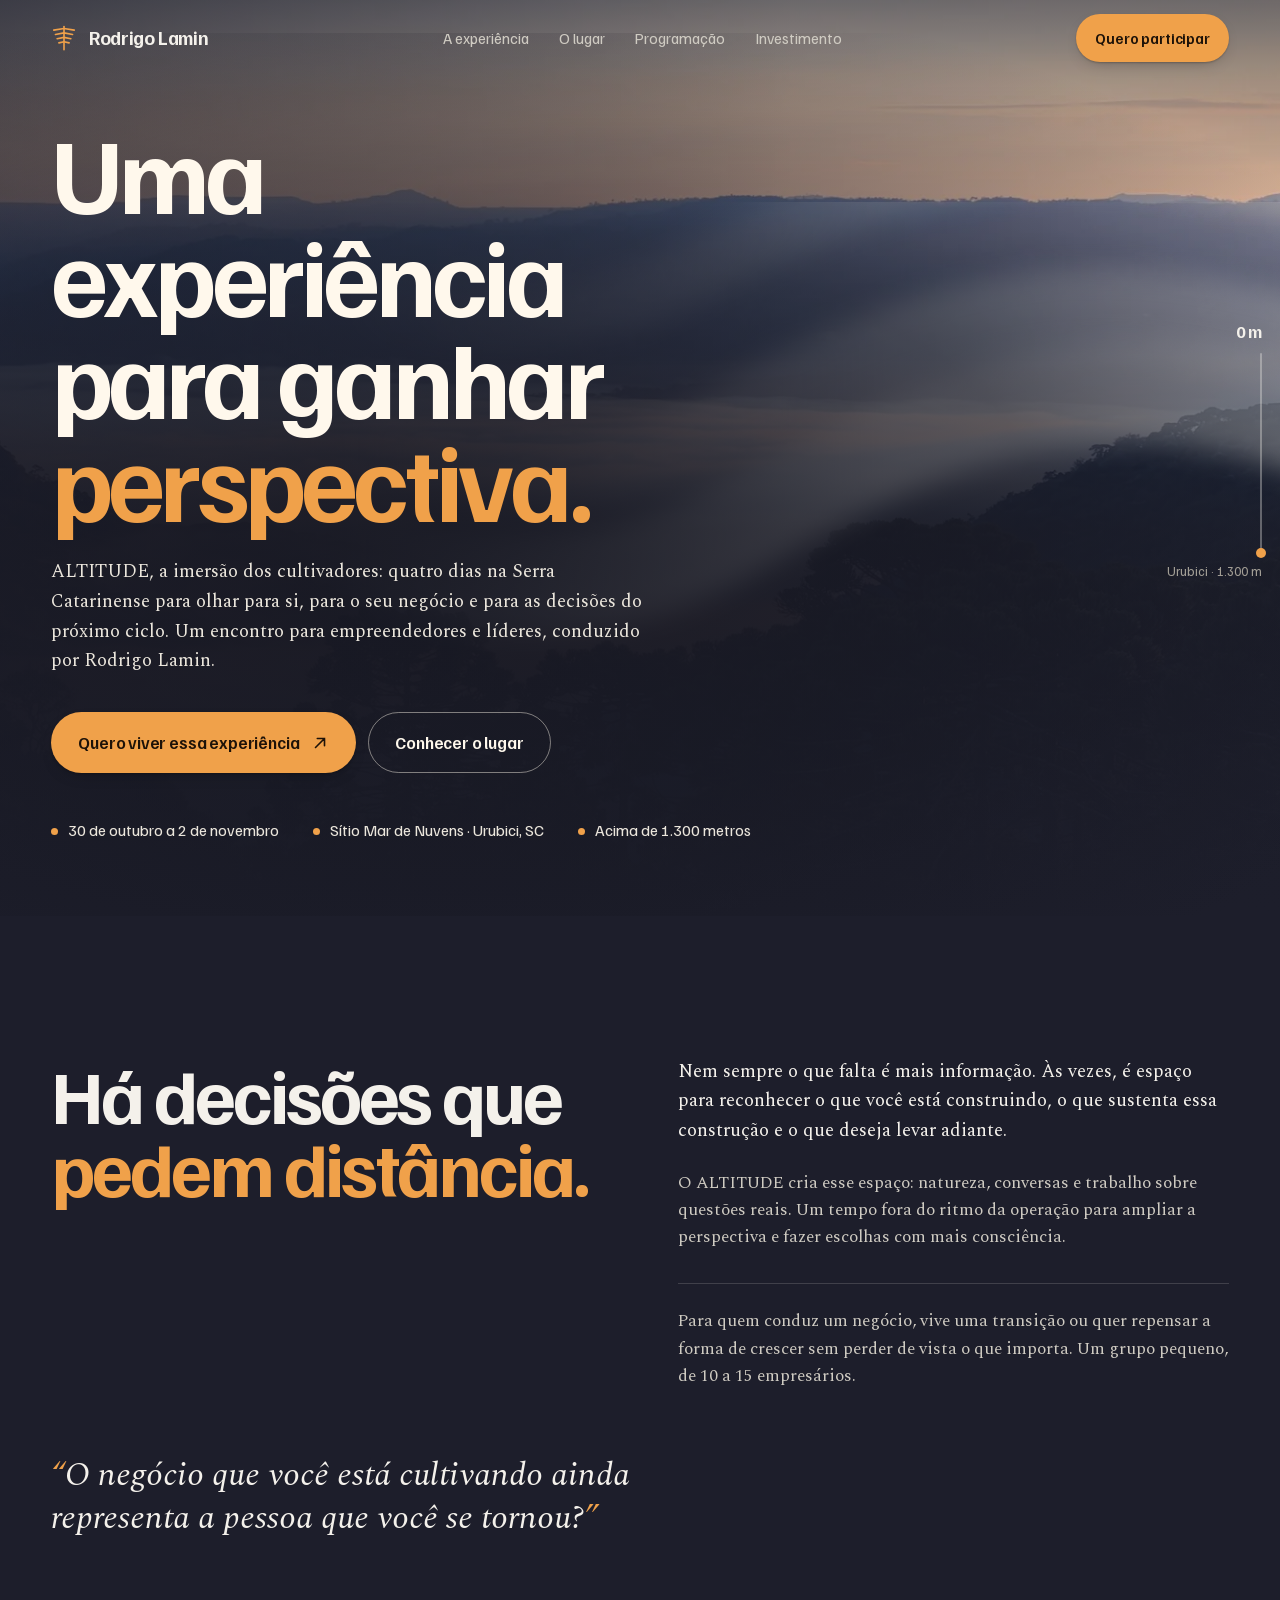
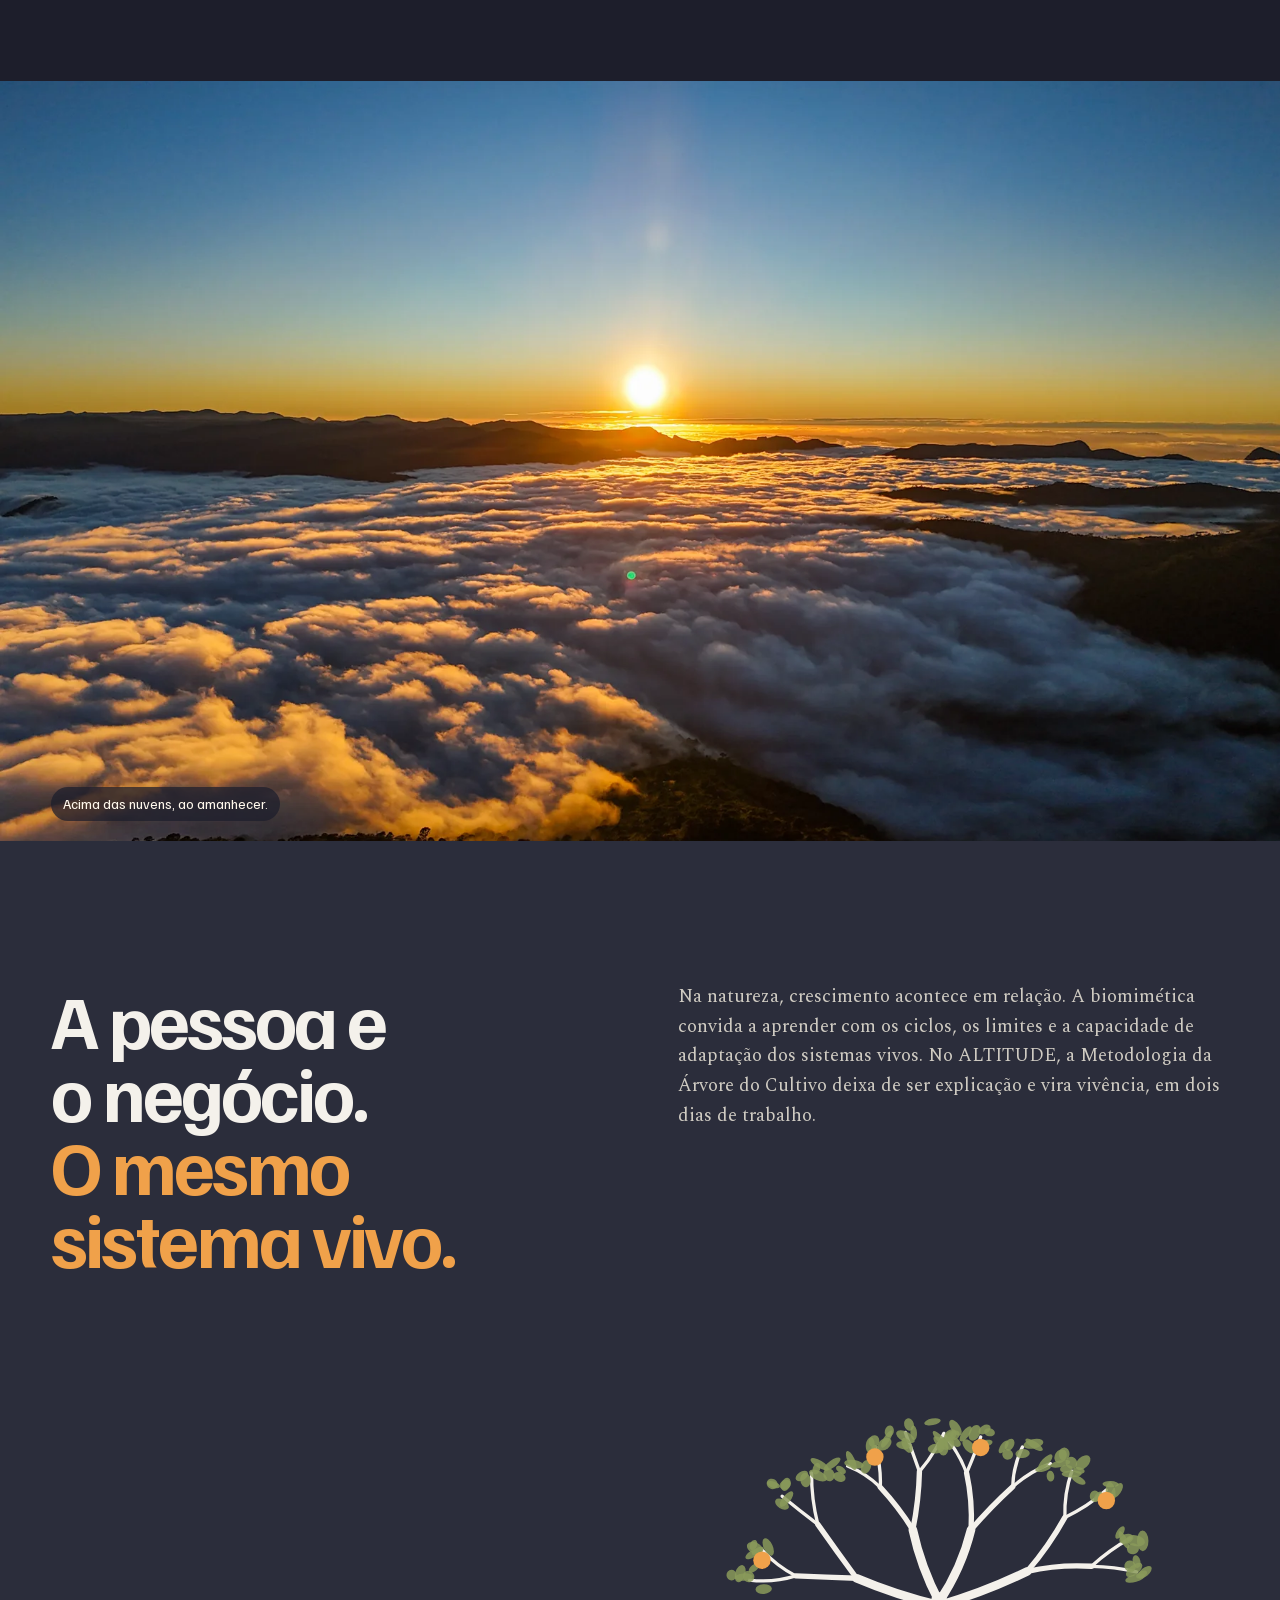
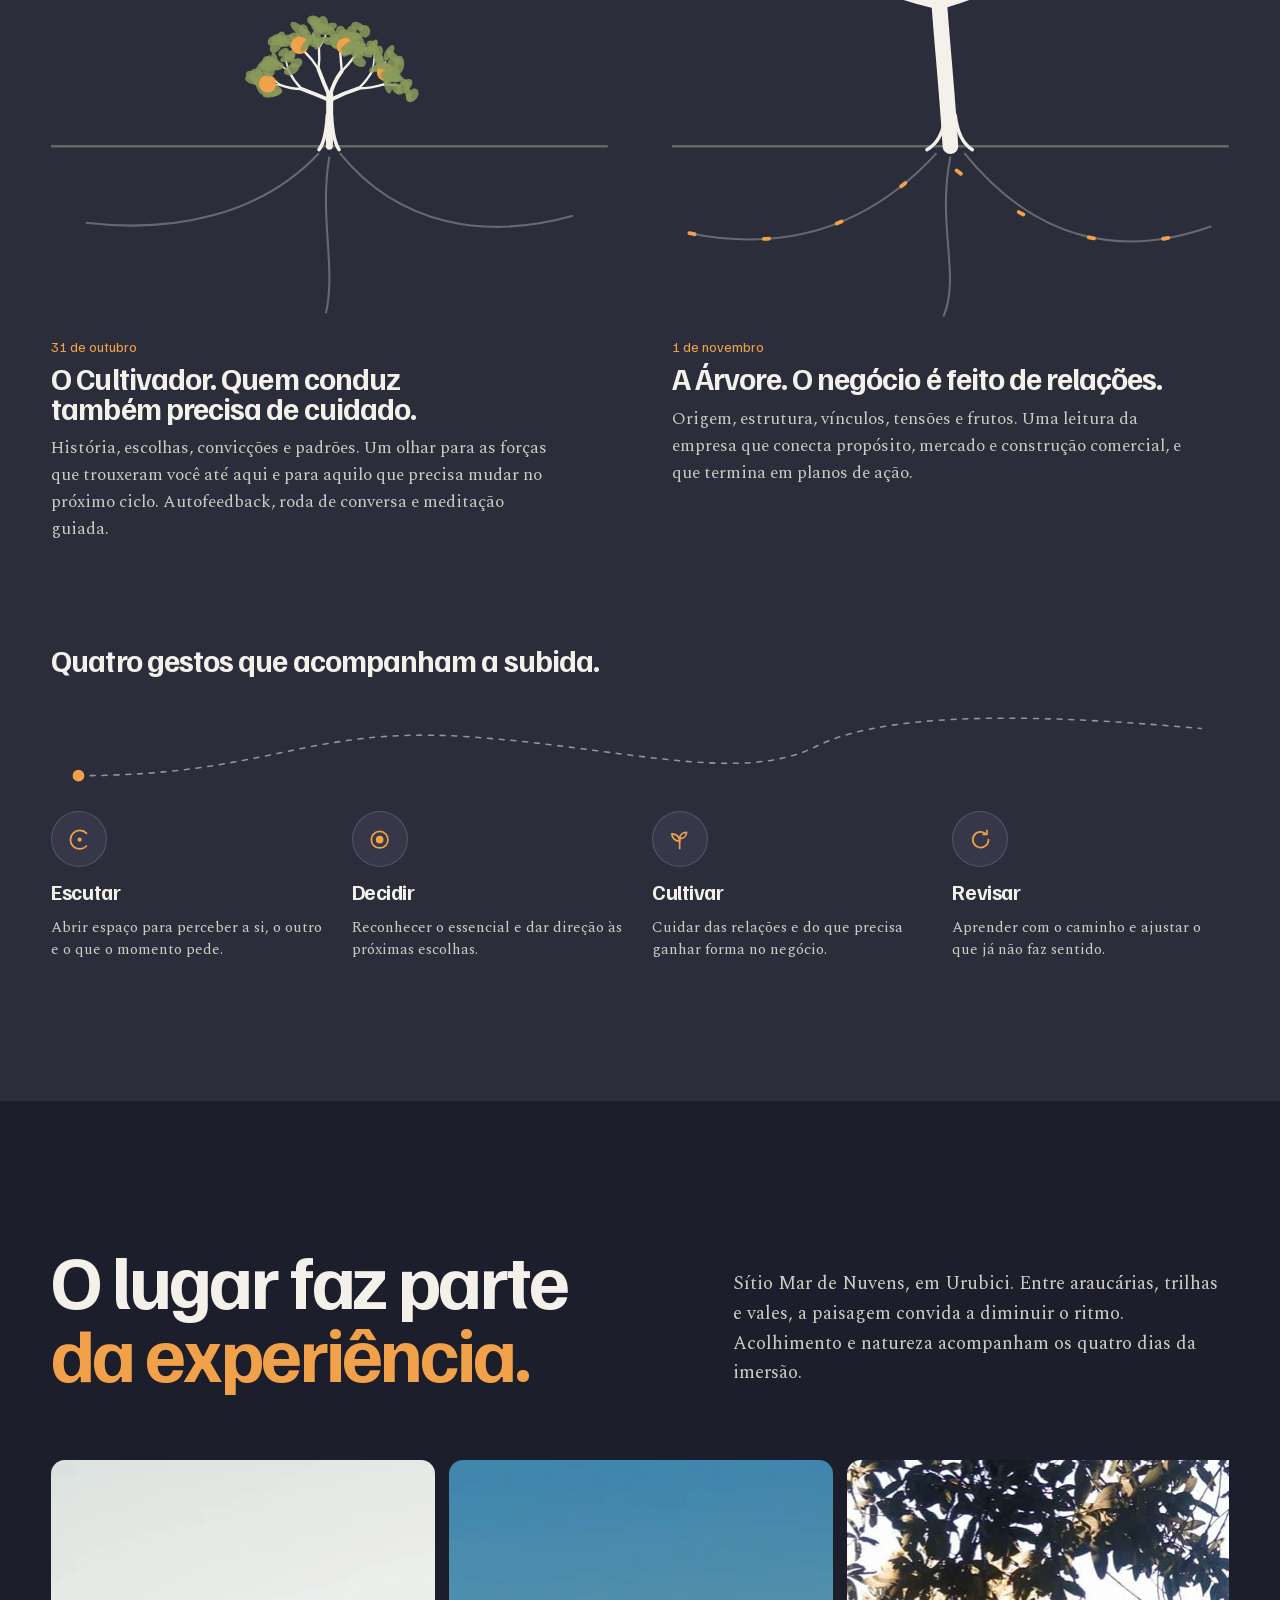
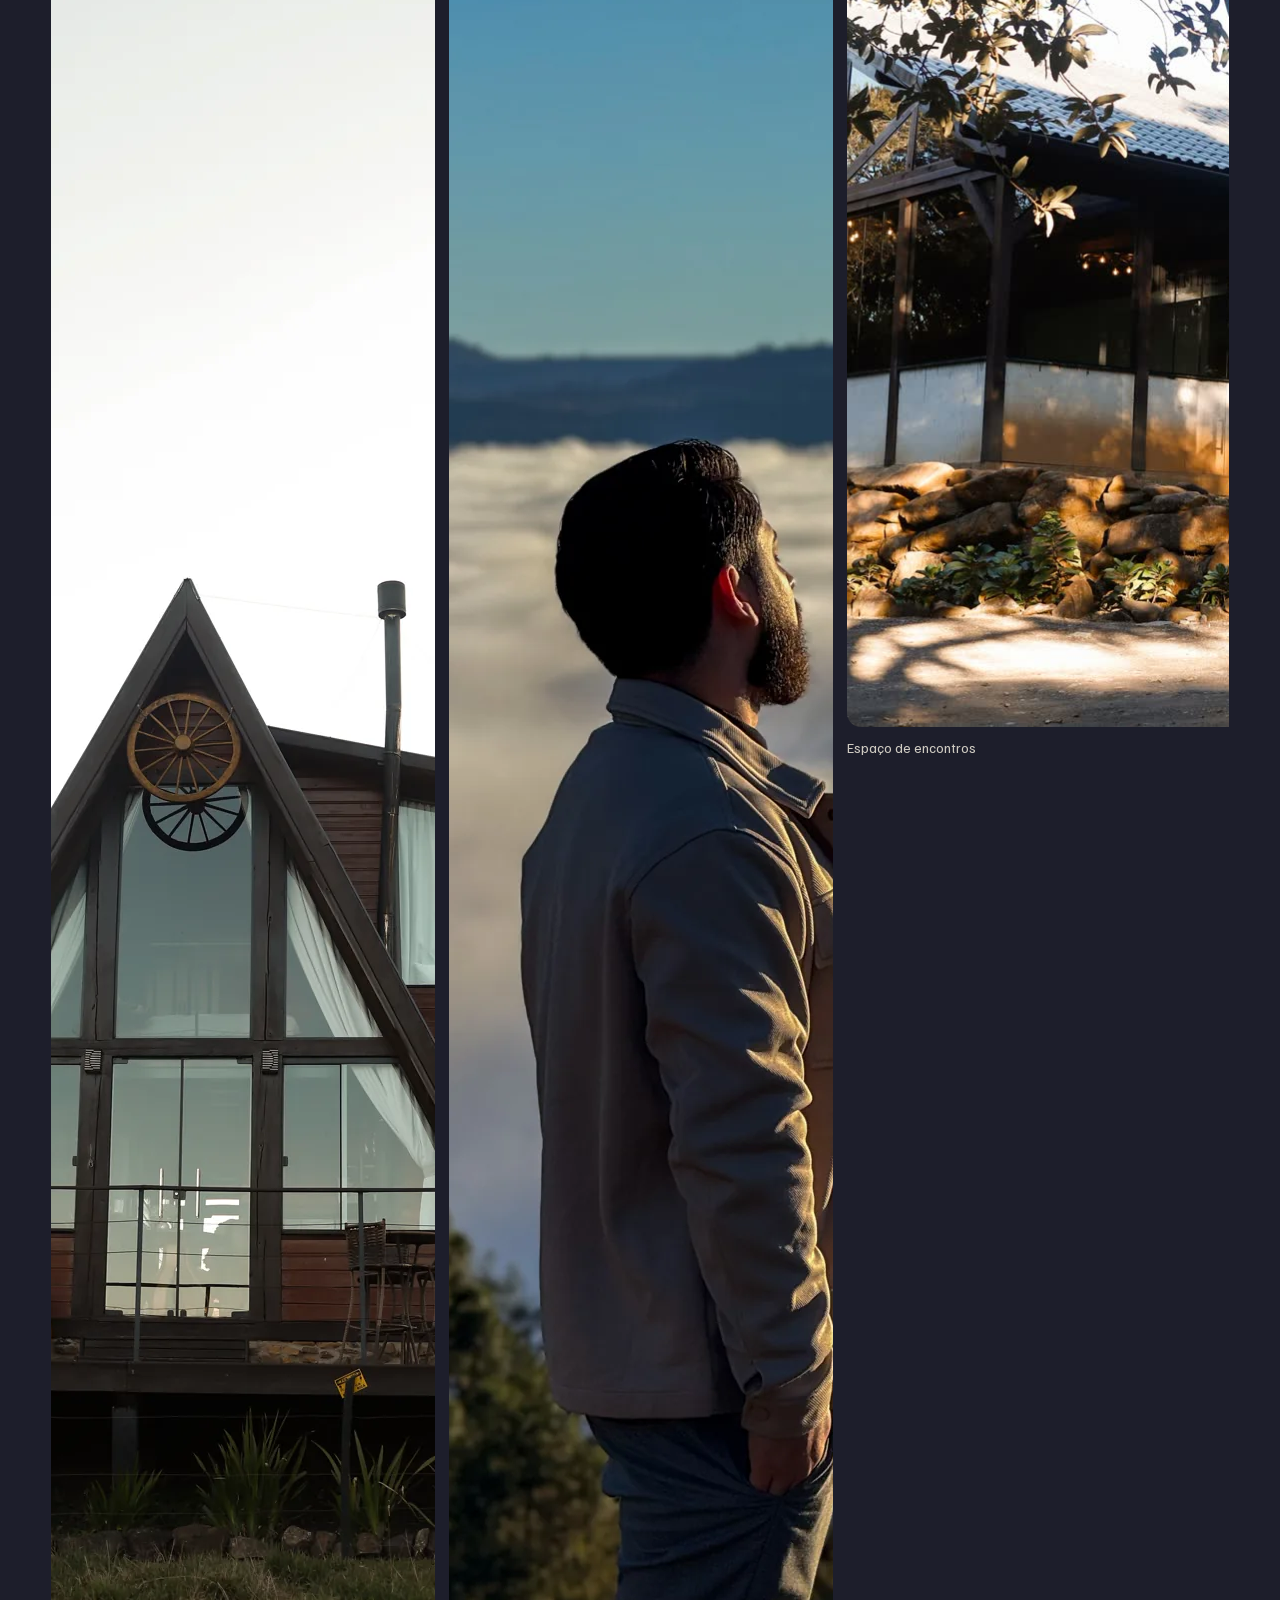
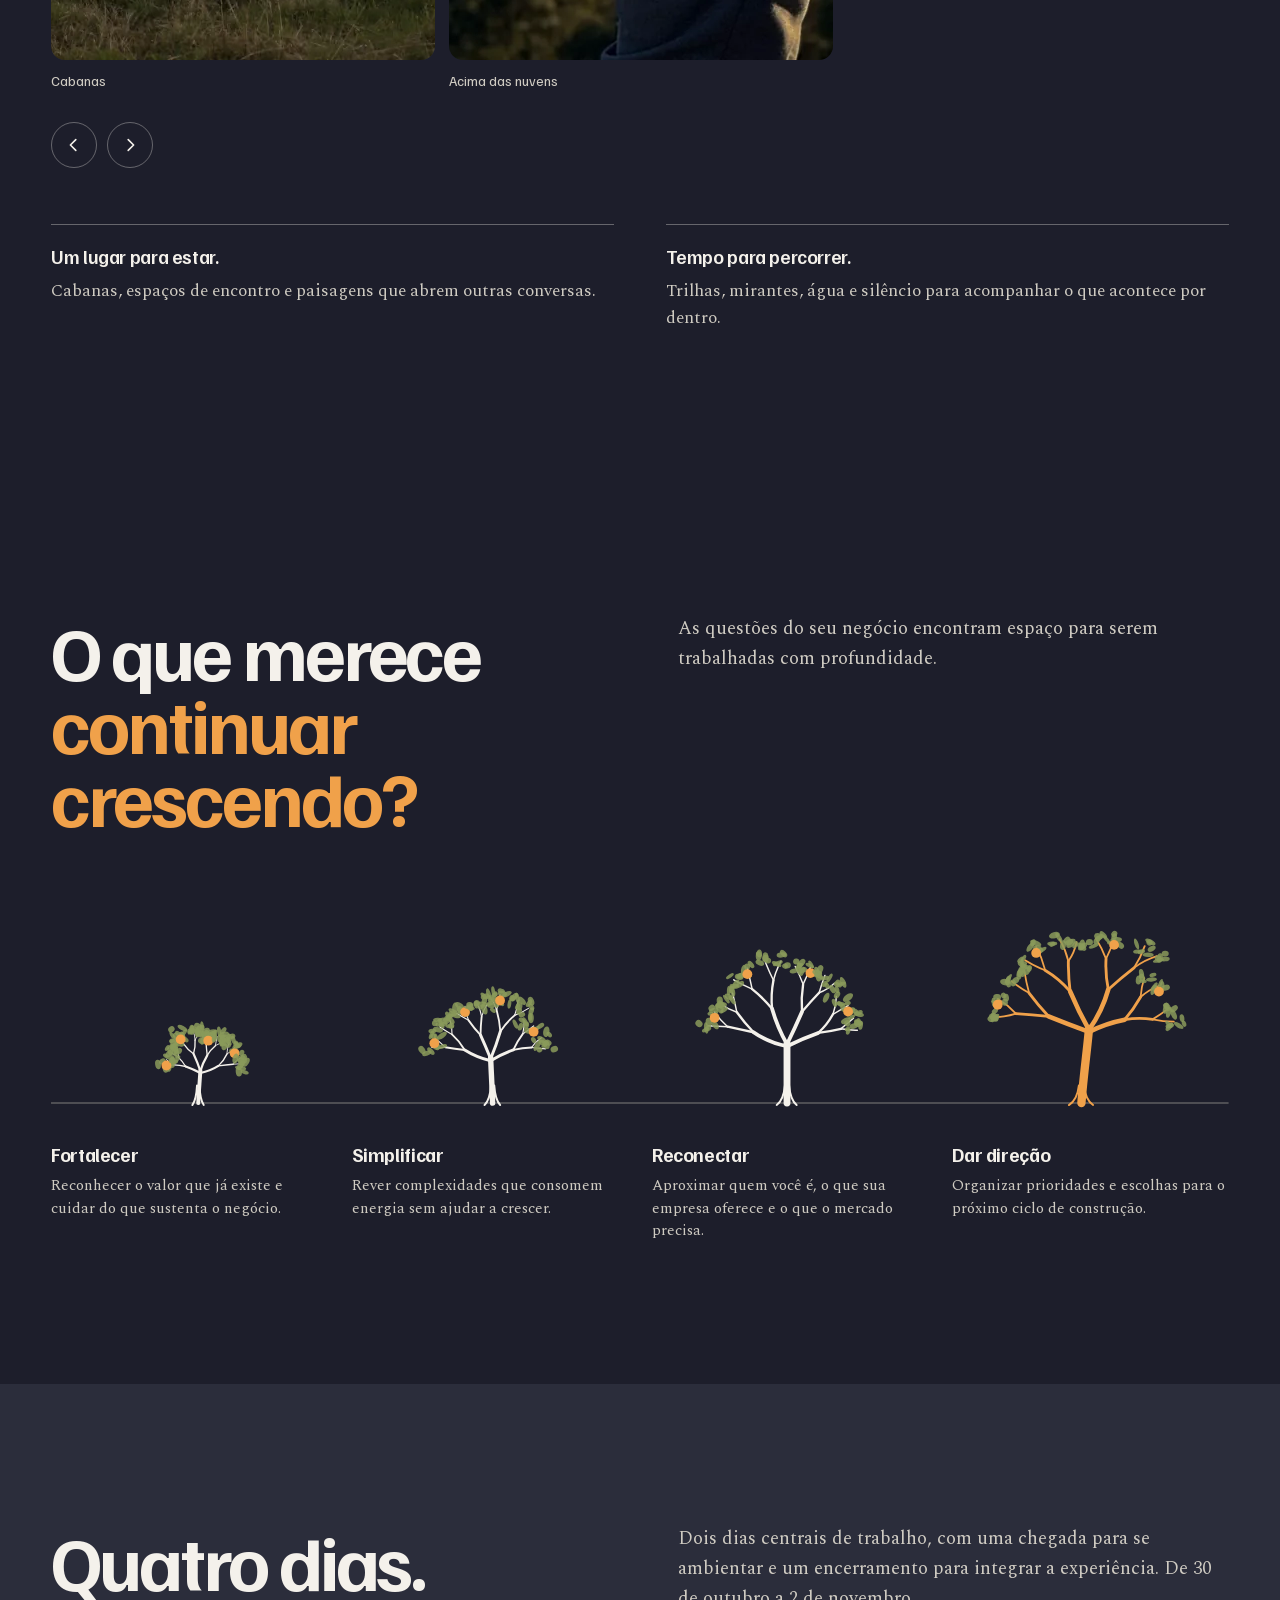
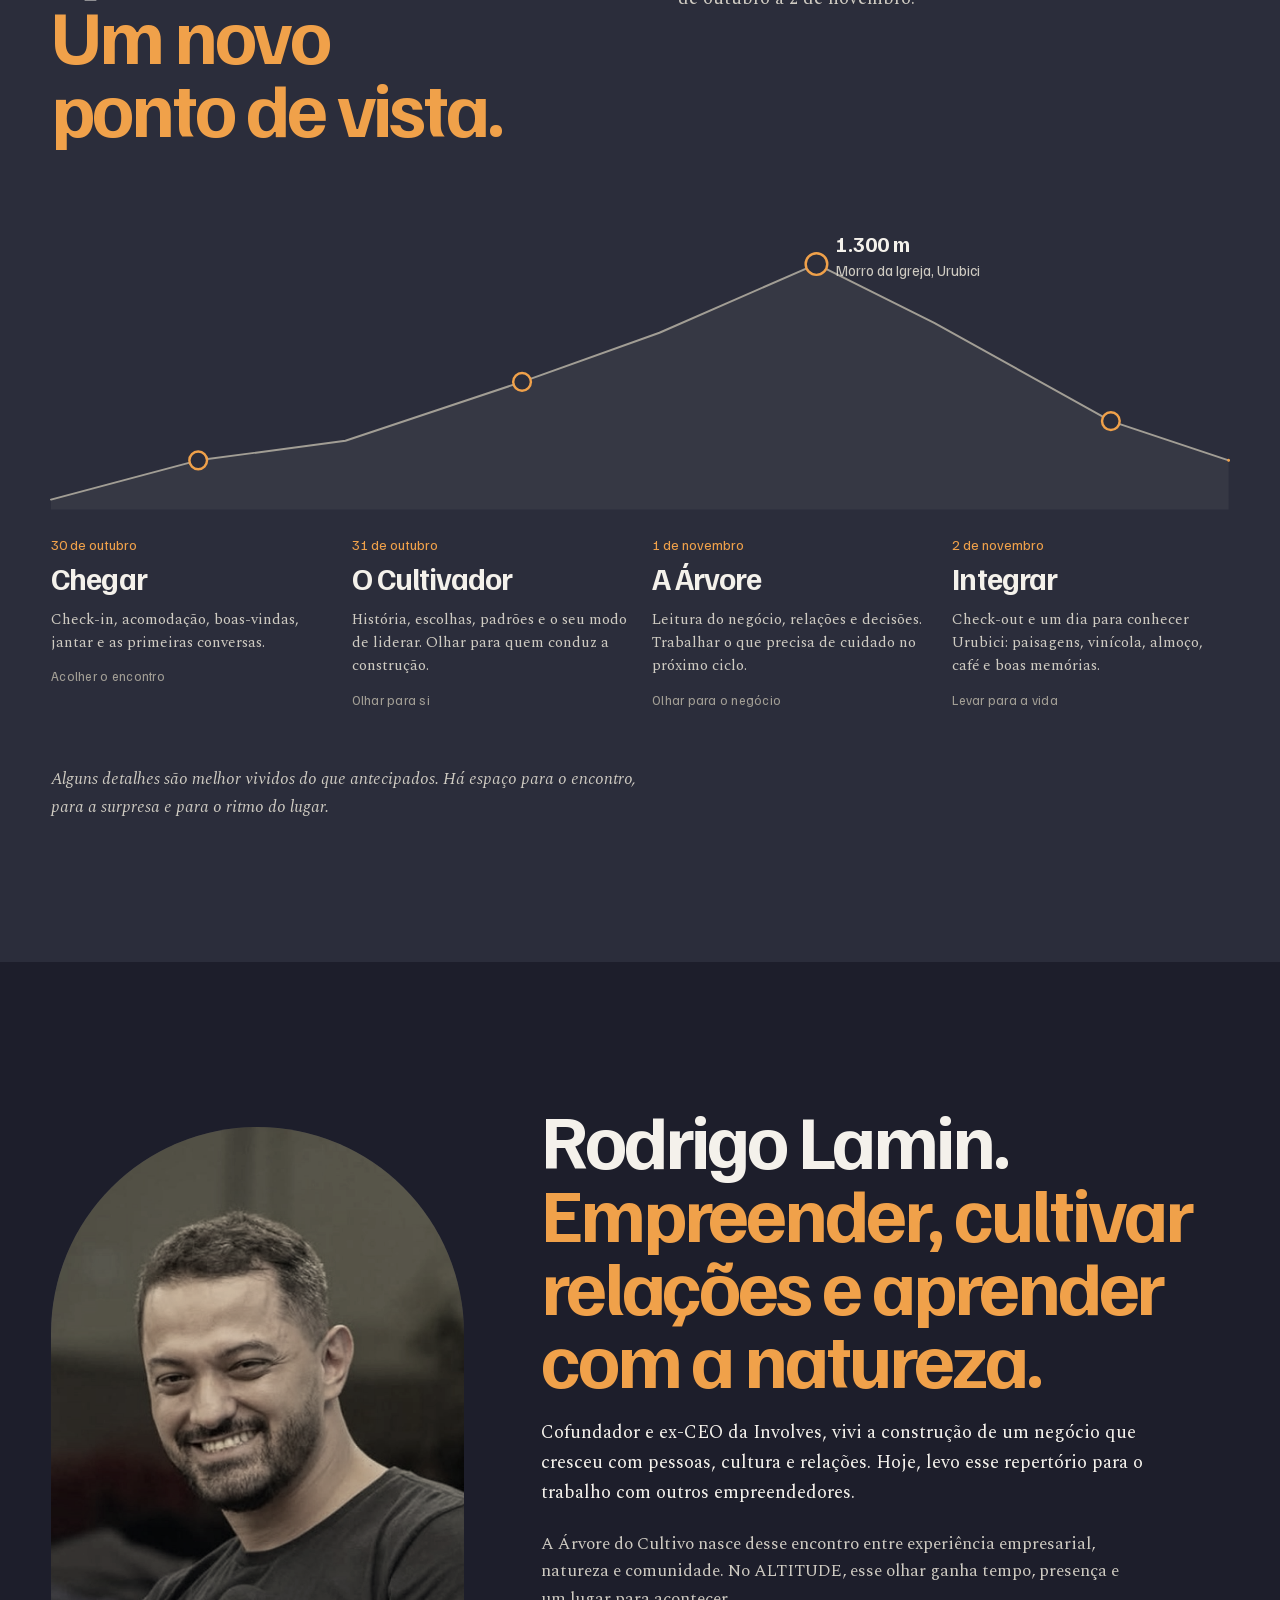
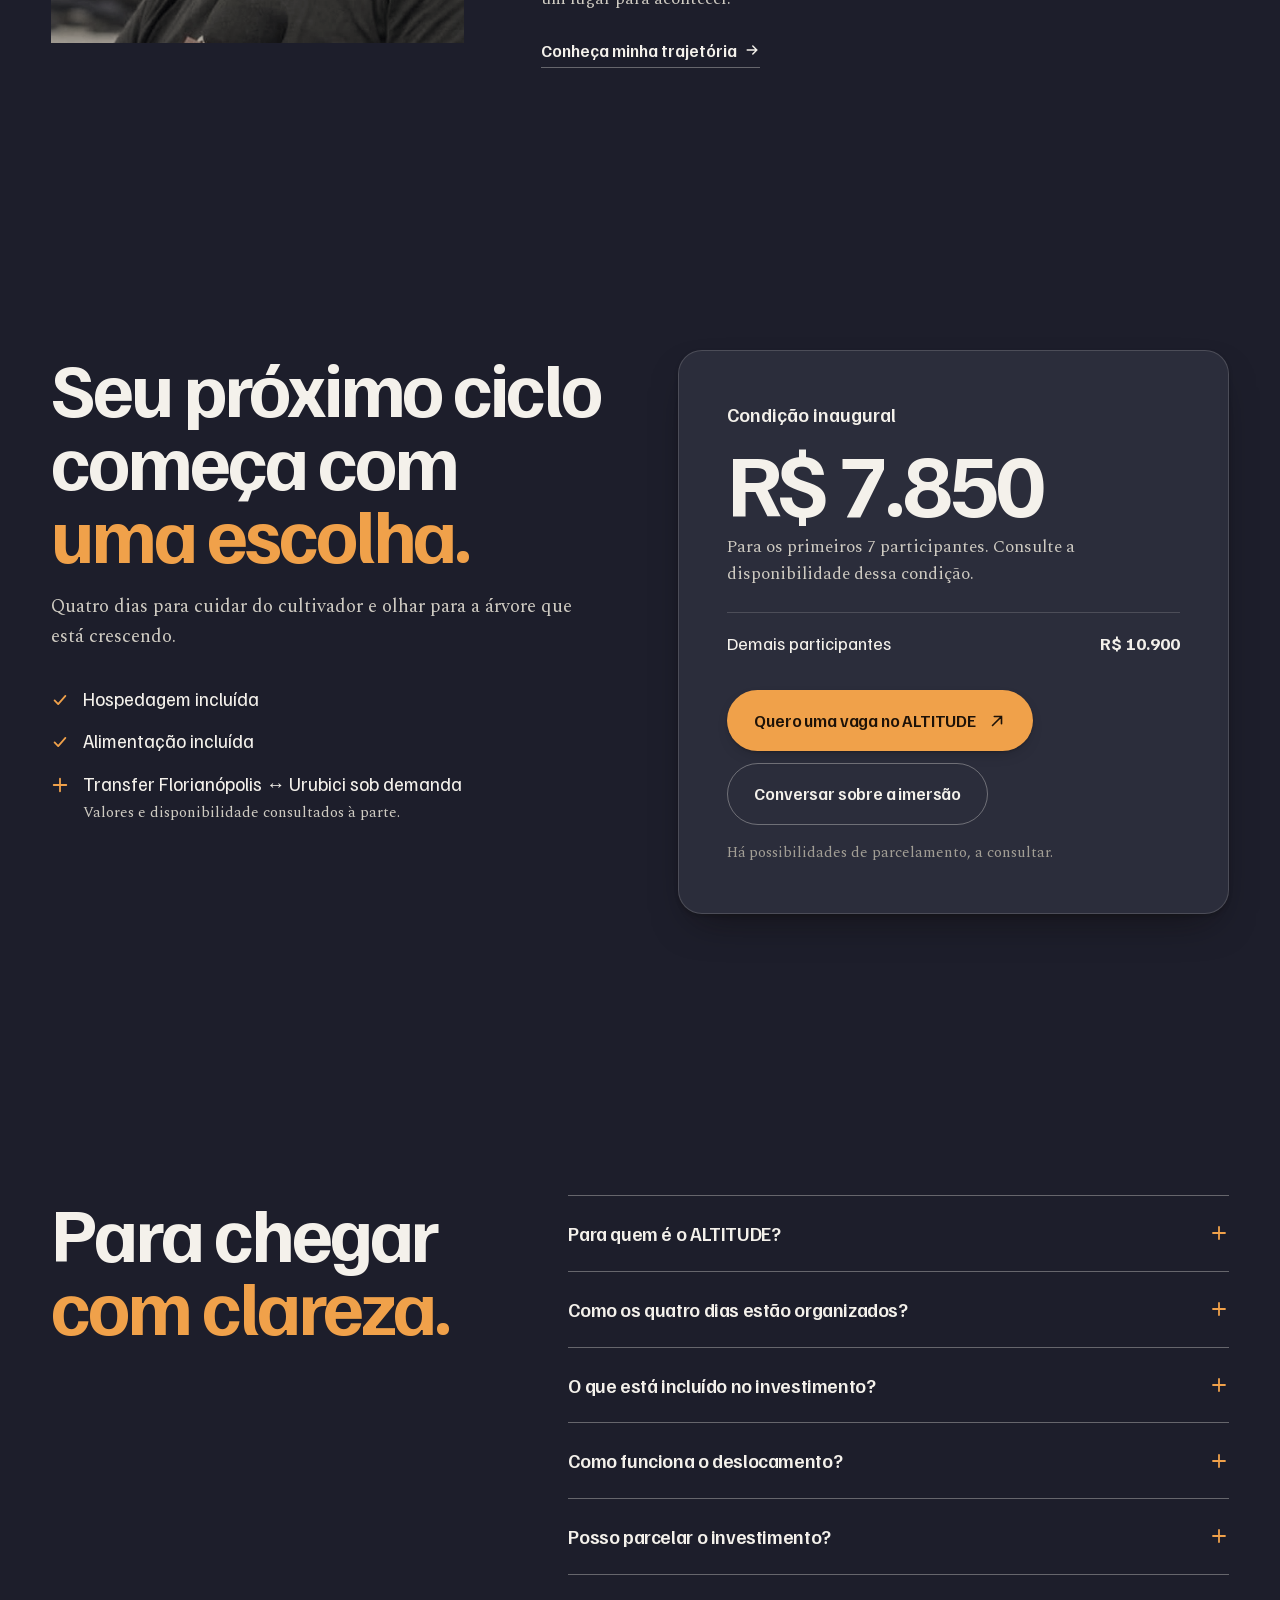
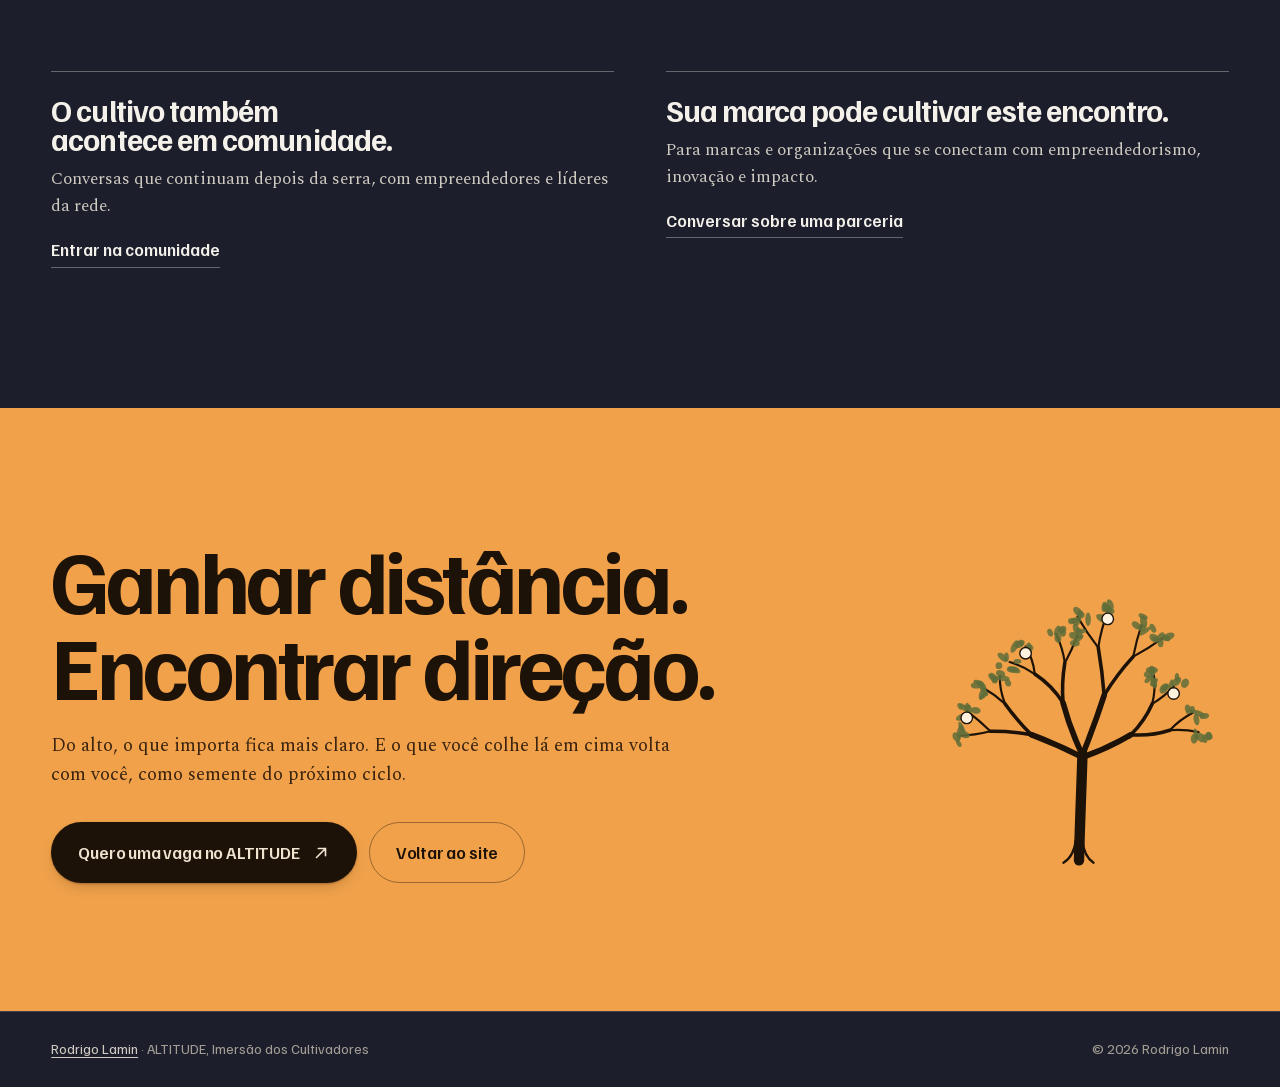
<file: altitude/index.html>
<!doctype html>
<html lang="pt-BR" data-theme="noite">
<head>
<meta charset="utf-8">
<meta name="viewport" content="width=device-width,initial-scale=1,viewport-fit=cover">
<title>ALTITUDE — Imersão dos Cultivadores · Rodrigo Lamin</title>
<meta name="description" content="ALTITUDE, a imersão dos cultivadores: quatro dias na Serra Catarinense para olhar para si, para o seu negócio e para as decisões do próximo ciclo. Conduzida por Rodrigo Lamin.">
<link rel="canonical" href="https://rodrigolamin.com.br/altitude/">
<meta property="og:type" content="website">
<meta property="og:locale" content="pt_BR">
<meta property="og:site_name" content="Rodrigo Lamin">
<meta property="og:title" content="ALTITUDE — Imersão dos Cultivadores · Rodrigo Lamin">
<meta property="og:description" content="ALTITUDE, a imersão dos cultivadores: quatro dias na Serra Catarinense para olhar para si, para o seu negócio e para as decisões do próximo ciclo. Conduzida por Rodrigo Lamin.">
<meta property="og:url" content="https://rodrigolamin.com.br/altitude/">
<meta property="og:image" content="https://rodrigolamin.com.br/design-system/assets/fotos/og-altitude.jpg">
<meta name="twitter:card" content="summary_large_image">
<link rel="icon" type="image/svg+xml" href="../design-system/assets/marca/araucaria-mark.svg">
<link rel="stylesheet" href="../design-system/tokens.css?v=20261016b">
<link rel="stylesheet" href="../design-system/components.css?v=20261016b">
<style>
/* ALTITUDE · página da imersão. Tema noite (céu da serra) com um fechamento em fogo.
   A página é uma subida: o altímetro lateral vai de 0 a 1.300 m conforme o scroll; a névoa do hero se dissipa ao subir. */
html{scrollbar-color:var(--c-noite-700) var(--ground)}
::-webkit-scrollbar-track{background:var(--ground)}::-webkit-scrollbar-thumb{background:var(--c-noite-700);border-color:var(--ground)}
.c-nav__in .back{font-family:var(--font-display);font-size:15px;color:var(--ink-2);text-decoration:none;display:inline-flex;gap:8px;align-items:center}
.c-nav__in .back:hover{color:var(--ink)}
.c-nav__in .back svg{width:16px;height:16px}

/* ---------- altímetro ---------- */
.alti{position:fixed;right:max(18px, env(safe-area-inset-right,0px));top:50%;transform:translateY(-50%);z-index:20;display:flex;flex-direction:column;align-items:flex-end;gap:8px;font-family:var(--font-display);pointer-events:none}
.alti b{font-size:17px;font-weight:700;letter-spacing:-.02em;font-variant-numeric:tabular-nums;color:var(--ink)}
.alti .scale{width:2px;height:200px;background:var(--line-strong);border-radius:2px;position:relative}
.alti .scale i{position:absolute;left:-4px;bottom:0;width:10px;height:10px;border-radius:50%;background:var(--accent);transform:translateY(50%)}
.alti span{font-size:13px;color:var(--ink-3)}
@media (max-width:1180px){.alti{display:none}}

/* ---------- hero ---------- */
.hero{position:relative;min-height:100svh;display:flex;align-items:flex-end;overflow:hidden;isolation:isolate}
.hero .photo{position:absolute;inset:0;z-index:-3}
.hero .photo img{width:100%;height:100%;object-fit:cover;object-position:50% 58%}
.hero::before{content:"";position:absolute;inset:0;z-index:-2;background:linear-gradient(180deg,rgba(29,30,43,.62) 0%,rgba(29,30,43,.1) 22%,rgba(29,30,43,.3) 38%,rgba(29,30,43,.88) 58%,rgba(29,30,43,.94) 80%,var(--ground) 100%),linear-gradient(90deg,rgba(29,30,43,.55) 0%,rgba(29,30,43,0) 62%)}
.mist{position:absolute;inset:auto -10% 8% -10%;height:70%;z-index:-1;pointer-events:none;-webkit-mask-image:linear-gradient(90deg,transparent 30%,#000 66%);mask-image:linear-gradient(90deg,transparent 30%,#000 66%)}
/* sombra macia só atrás do texto: legibilidade AA sobre a névoa e o céu claro */
.hero .copy{position:relative}
.hero .copy::before{content:"";position:absolute;inset:-12% -18% -10% -14%;z-index:-1;background:radial-gradient(ellipse 70% 62% at 36% 56%,rgba(22,23,33,.82),rgba(22,23,33,.55) 55%,rgba(22,23,33,0) 100%);pointer-events:none}
.mist svg{position:absolute;width:120%;left:-10%;height:auto;filter:blur(14px)}
.mist svg path{fill:none;stroke:#f4f1eb;stroke-linecap:round}
.mist .m1{bottom:8%;opacity:.42}.mist .m2{bottom:26%;opacity:.3}.mist .m3{bottom:44%;opacity:.2}
.hero .c-wrap{width:100%;padding-top:120px;padding-bottom:clamp(40px,8vh,96px)}
.hero h1{font-size:min(var(--fs-hero),12svh);max-width:12ch;color:#fff8ec}
.hero h1 span{color:var(--accent)}
.hero .t-lede{margin-top:clamp(18px,3vh,30px);color:#ebe6dc;max-width:32em}
.hero .actions{margin-top:clamp(22px,4vh,36px);display:flex;flex-wrap:wrap;gap:var(--s-3)}
.hero .facts{margin:clamp(26px,5vh,48px) 0 0;padding:0;list-style:none;display:flex;flex-wrap:wrap;gap:10px 34px;font-family:var(--font-display);font-size:16px;color:#ebe6dc}
.hero .facts li{display:flex;align-items:center;gap:10px}
.hero .facts li::before{content:"";width:7px;height:7px;border-radius:50%;background:var(--accent)}
.hero .c-btn--ghost{color:#fff8ec;border-color:rgba(255,248,236,.45)}
@media (max-height:700px) and (min-width:901px){.hero h1{font-size:min(var(--fs-hero),10svh)}.hero .t-lede{font-size:17px}.hero .facts{margin-top:18px}}

/* ---------- blocos ---------- */
.sec{padding-block:clamp(88px,11vw,150px);position:relative}
.split{display:grid;grid-template-columns:minmax(0,1fr) minmax(0,1fr);gap:clamp(36px,6vw,104px);align-items:start}
.split > * + *{margin-top:0}
h2.t-1 span,h2.t-2 span{color:var(--accent)}
.stack > * + *{margin-top:var(--s-5)}
.ask{margin:clamp(36px,5vw,64px) 0 0;font-family:var(--font-text);font-style:italic;font-size:clamp(24px,2.6vw,38px);line-height:1.3;max-width:24em;text-wrap:balance}
.ask::before{content:"“";color:var(--accent)}.ask::after{content:"”";color:var(--accent)}
.who{margin-top:var(--s-6);padding-top:var(--s-5);border-top:1px solid var(--line);color:var(--ink-2);max-width:var(--measure)}

/* ---------- interlúdio: o amanhecer acima das nuvens, sem texto sobre a foto ---------- */
.interlude{margin:0;position:relative;height:clamp(320px,62vw,760px);overflow:hidden}
.interlude img{width:100%;height:100%;object-fit:cover;object-position:50% 45%}
.interlude figcaption{position:absolute;left:var(--gutter);bottom:20px;font-family:var(--font-display);font-size:var(--fs-label);color:#fff8ec;background:rgba(29,30,43,.72);padding:6px 12px;border-radius:var(--r-pill)}

/* ---------- Cultivador → Árvore ---------- */
.mac{background:var(--ground-2)}
.mac-fig{margin-top:clamp(40px,6vw,72px);display:grid;grid-template-columns:minmax(0,1fr) minmax(0,1fr);gap:clamp(24px,5vw,80px)}
.mac-fig figure{margin:0}
.mac-fig svg{display:block;width:100%;height:auto;overflow:visible}
.mac-fig .ground{stroke:var(--ink-3);stroke-opacity:.5}
.mac-fig .hy{fill:none;stroke:var(--ink);stroke-opacity:.3;stroke-width:1.2}
.mac-fig .fl{fill:none;stroke:var(--accent);stroke-width:2.2;stroke-linecap:round;stroke-dasharray:3 40;animation:flow 4s linear infinite}
@keyframes flow{to{stroke-dashoffset:-215}}
.mac-fig .day{font-family:var(--font-display);font-size:var(--fs-label);color:var(--accent-text);display:block;margin:var(--s-4) 0 6px}
.mac-fig h3{font-size:var(--fs-3)}
.mac-fig p{margin-top:var(--s-3);color:var(--ink-2);max-width:30em}
.mt-person path{stroke:var(--ink)}
/* trilha dos gestos */
.trail-wrap{margin-top:clamp(56px,8vw,104px)}
.trail-wrap h3{font-size:var(--fs-3);max-width:20em}
.trail{position:relative;margin-top:var(--s-6)}
.trail svg.path{display:block;width:100%;height:auto;overflow:visible}
.trail .dash{fill:none;stroke:var(--ink-2);stroke-width:1.6;stroke-dasharray:5 7;stroke-linecap:round;opacity:.65}
.trail .walk{fill:none;stroke:var(--accent);stroke-width:2.4;stroke-linecap:round}
.trail .walker{fill:var(--accent)}
.trail ol{list-style:none;margin:0;padding:0;display:grid;grid-template-columns:repeat(4,minmax(0,1fr));gap:var(--s-5);margin-top:var(--s-4)}
.trail li{display:flex;flex-direction:column;gap:8px}
.trail .ic{width:56px;height:56px;border-radius:50%;display:grid;place-items:center;background:var(--ground-3);border:1px solid var(--line);color:var(--accent-text);transition:background var(--dur-2),color var(--dur-2),transform var(--dur-2) var(--ease-grow)}
.trail .ic svg{width:58%;height:58%}
.trail li.is-on .ic{background:var(--accent);color:var(--on-accent);transform:scale(1.08)}
.trail b{font-family:var(--font-display);font-size:21px;letter-spacing:-.02em}
.trail span{font-size:var(--fs-small);color:var(--ink-2);line-height:1.45}

/* ---------- lugar ---------- */
.place .head{display:grid;grid-template-columns:minmax(0,1.1fr) minmax(0,.9fr);gap:clamp(32px,6vw,96px);align-items:end}
.strip{margin-top:clamp(40px,6vw,72px);display:grid;grid-auto-flow:column;grid-auto-columns:clamp(240px,30vw,420px);gap:14px;overflow-x:auto;scroll-snap-type:x mandatory;padding-bottom:14px;scrollbar-width:thin;outline-offset:6px}
.strip figure{margin:0;scroll-snap-align:start}
.strip img{display:block;width:100%;aspect-ratio:3/4;object-fit:cover;border-radius:var(--r-m);background:var(--ground-2)}
.strip figure.wide{grid-column:span 2}
.strip figure.wide img{aspect-ratio:3/2}
.strip figcaption{margin-top:10px;font-family:var(--font-display);font-size:var(--fs-label);color:var(--ink-2)}
.strip-nav{display:flex;gap:10px;margin-top:var(--s-4)}
.strip-nav button{font:inherit;width:46px;height:46px;border-radius:50%;border:1px solid var(--line-strong);background:transparent;color:var(--ink);cursor:pointer;display:grid;place-items:center}
.strip-nav button:hover{background:color-mix(in srgb,var(--ink) 8%,transparent)}
.strip-nav svg{width:18px;height:18px}
.notes{margin-top:clamp(36px,5vw,56px);display:grid;grid-template-columns:repeat(2,minmax(0,1fr));gap:clamp(24px,4vw,64px)}
.notes p{border-top:1px solid var(--line-strong);padding-top:var(--s-4);color:var(--ink-2)}
.notes strong{display:block;font-family:var(--font-display);font-size:var(--fs-4);color:var(--ink);letter-spacing:-.02em;margin-bottom:6px;font-weight:600}

/* ---------- o que merece crescer ---------- */
.grow4 svg{display:block;width:100%;height:auto;margin-top:clamp(36px,5vw,64px);overflow:visible}
.grow4 .ground{stroke:var(--ink-3);stroke-opacity:.5}
.grow4 ol{list-style:none;margin:var(--s-4) 0 0;padding:0;display:grid;grid-template-columns:repeat(4,minmax(0,1fr));gap:var(--s-5)}
.grow4 ol b{display:block;font-family:var(--font-display);font-size:var(--fs-4);letter-spacing:-.02em}
.grow4 ol span{display:block;margin-top:6px;color:var(--ink-2);font-size:var(--fs-small);line-height:1.5}

/* ---------- programação: perfil da serra ---------- */
.prog{background:var(--ground-2);overflow:hidden}
.ridge{margin-top:clamp(40px,6vw,72px);position:relative}
.ridge svg{display:block;width:100%;height:auto;overflow:visible}
.ridge .fill{fill:color-mix(in srgb,var(--ink) 5%,transparent)}
.ridge .line{fill:none;stroke:var(--ink-3);stroke-width:2;stroke-linejoin:round;stroke-linecap:round}
.ridge .lit{fill:none;stroke:var(--accent);stroke-width:3;stroke-linejoin:round;stroke-linecap:round}
.ridge .st{fill:var(--ground-2);stroke:var(--accent);stroke-width:2.5;transition:fill var(--dur-2)}
.ridge .st.is-on{fill:var(--accent)}
.ridge .peak-lbl{font-family:var(--font-display);font-weight:700;font-size:22px;fill:var(--ink)}
.ridge .peak-cap{font-family:var(--font-display);font-size:15px;fill:var(--ink-2)}
.days{list-style:none;margin:var(--s-5) 0 0;padding:0;display:grid;grid-template-columns:repeat(4,minmax(0,1fr));gap:var(--s-5)}
.days i{display:block;font-style:normal;font-family:var(--font-display);font-size:var(--fs-label);color:var(--accent-text)}
.days b{display:block;font-family:var(--font-display);font-size:var(--fs-3);letter-spacing:-.03em;margin-top:6px;line-height:1.1}
.days p{margin-top:var(--s-3);color:var(--ink-2);font-size:var(--fs-small);line-height:1.55}
.days em{display:block;margin-top:var(--s-3);font-style:normal;font-family:var(--font-display);font-size:13px;letter-spacing:.02em;color:var(--ink-3)}
.surprise{margin-top:clamp(36px,5vw,56px);max-width:36em;font-style:italic;color:var(--ink-2)}

/* ---------- quem conduz ---------- */
.lead .grid{display:grid;grid-template-columns:minmax(0,.75fr) minmax(0,1.25fr);gap:clamp(36px,6vw,104px);align-items:center}
.lead .arch{border-radius:var(--r-copa);overflow:hidden;aspect-ratio:.8;max-width:440px;background:var(--ground-2)}
.lead .arch img{width:100%;height:100%;object-fit:cover;object-position:50% 22%;filter:grayscale(.6) sepia(.25) contrast(1.05)}
.lead h2 span{color:var(--accent)}
.lead p{color:var(--ink-2);max-width:var(--measure)}

/* ---------- investimento ---------- */
.price .grid{display:grid;grid-template-columns:minmax(0,1fr) minmax(0,1fr);gap:clamp(36px,6vw,104px);align-items:start}
.incl{list-style:none;margin:var(--s-6) 0 0;padding:0;display:grid;gap:12px}
.incl li{display:flex;gap:14px;align-items:baseline;font-family:var(--font-display);font-size:19px}
.incl li svg{width:18px;height:18px;flex:none;color:var(--accent);transform:translateY(3px)}
.incl small{display:block;font-family:var(--font-text);font-size:var(--fs-small);color:var(--ink-2);margin-top:2px}
.ticket{background:var(--ground-2);border:1px solid var(--line);border-radius:var(--r-l);padding:clamp(28px,4vw,48px);box-shadow:var(--shadow-2)}
.ticket .cond{font-family:var(--font-display);font-size:var(--fs-4);font-weight:600}
.ticket .big{font-family:var(--font-display);font-weight:700;font-size:clamp(56px,7vw,104px);letter-spacing:-.05em;line-height:.9;margin-top:var(--s-3);font-variant-numeric:tabular-nums}
.ticket .for{margin-top:var(--s-3);color:var(--ink-2)}
.ticket .rest{margin-top:var(--s-5);padding-top:var(--s-4);border-top:1px solid var(--line);display:flex;justify-content:space-between;gap:12px;font-family:var(--font-display);font-size:18px}
.ticket .rest b{font-variant-numeric:tabular-nums}
.ticket .go{margin-top:var(--s-6);display:flex;flex-wrap:wrap;gap:var(--s-3)}
.ticket .fine{margin-top:var(--s-4);font-size:var(--fs-small);color:var(--ink-3)}

/* ---------- FAQ ---------- */
.faq .grid{display:grid;grid-template-columns:minmax(0,.8fr) minmax(0,1.2fr);gap:clamp(36px,6vw,104px);align-items:start}
.faq details{border-top:1px solid var(--line-strong)}
.faq details:last-child{border-bottom:1px solid var(--line-strong)}
.faq summary{list-style:none;cursor:pointer;display:flex;justify-content:space-between;align-items:center;gap:20px;padding:22px 0;font-family:var(--font-display);font-size:var(--fs-4);font-weight:600;letter-spacing:-.02em}
.faq summary::-webkit-details-marker{display:none}
.faq summary svg{width:20px;height:20px;flex:none;color:var(--accent-text);transition:transform var(--dur-2) var(--ease-grow)}
.faq details[open] summary svg{transform:rotate(45deg)}
.faq details p{padding:0 0 24px;color:var(--ink-2);max-width:var(--measure)}
.more{margin-top:clamp(56px,8vw,96px);display:grid;grid-template-columns:repeat(2,minmax(0,1fr));gap:clamp(24px,4vw,64px)}
.more div{border-top:1px solid var(--line-strong);padding-top:var(--s-5)}
.more h3{font-size:var(--fs-3)}
.more p{margin-top:var(--s-3);color:var(--ink-2)}
.more .c-link{margin-top:var(--s-4)}

/* ---------- fechamento ---------- */
.close{position:relative;overflow:hidden}
.close .c-wrap{padding-block:clamp(88px,10vw,140px);display:grid;grid-template-columns:minmax(0,1.3fr) minmax(0,.7fr);gap:clamp(32px,6vw,96px);align-items:end}
.close h2{font-size:clamp(48px,7vw,116px);letter-spacing:-.05em}
.close p{margin-top:24px;color:var(--ink-2)}
.close .actions{margin-top:32px;display:flex;flex-wrap:wrap;gap:12px}
.close svg.tree{width:100%;max-width:300px;height:auto;justify-self:end;overflow:visible}
.close .mt path{stroke:var(--c-fogo-tinta)}
.close .mt .mt-fruit{fill:#fff3e0;stroke:var(--c-fogo-tinta);stroke-width:1.2}
.close .mt .mt-leaf{fill:var(--c-musgo-600)}
.seeds{position:absolute;inset:0;pointer-events:none;overflow:hidden}
.seeds i{position:absolute;top:-20px;width:14px;height:6px;opacity:0}
.seeds i::before{content:"";position:absolute;left:0;top:1px;width:5px;height:4px;border-radius:50%;background:var(--c-fogo-tinta)}
.seeds i::after{content:"";position:absolute;left:4px;top:0;width:11px;height:5px;border-radius:50%;background:rgba(29,18,8,.32)}
.close.is-in .seeds i{animation:fall var(--d) var(--ease-sap) var(--w) infinite}
@keyframes fall{0%{opacity:0;transform:translate(0,0) rotate(0)}10%{opacity:.9}100%{opacity:0;transform:translate(var(--x),var(--y)) rotate(var(--r))}}
footer .c-wrap{display:flex;flex-wrap:wrap;justify-content:space-between;gap:12px 24px;padding-block:26px;font-family:var(--font-display);font-size:var(--fs-label);color:var(--ink-3)}
footer a{color:var(--ink-2)}

@media (max-width:1000px){
  .split,.place .head,.lead .grid,.price .grid,.faq .grid,.close .c-wrap{grid-template-columns:minmax(0,1fr)}
  .lead .arch{max-width:320px}
  .close svg.tree{justify-self:start;max-width:180px}
}
@media (max-width:760px){
  .hero .photo img{object-position:30% 50%}
  .hero::before{background:linear-gradient(180deg,rgba(29,30,43,.7) 0%,rgba(29,30,43,.6) 30%,rgba(29,30,43,.82) 55%,rgba(29,30,43,.94) 80%,var(--ground) 100%)}
  .hero .copy::before{inset:-8% -12% -6% -12%}
  .ticket .c-btn{font-size:16px;padding:14px 20px}
  .mac-fig,.notes,.more{grid-template-columns:minmax(0,1fr)}
  .trail ol,.grow4 ol{grid-template-columns:repeat(2,minmax(0,1fr));row-gap:var(--s-6)}
  .trail svg.path{display:none}
  .days{grid-template-columns:minmax(0,1fr);gap:0}
  .days li{padding:var(--s-4) 0;border-top:1px solid var(--line)}
  .ridge .peak-lbl{font-size:30px}.ridge .peak-cap{font-size:22px}
  .strip figure.wide{grid-column:span 1}.strip figure.wide img{aspect-ratio:3/4}
}
@media (prefers-reduced-motion:reduce){
  .mac-fig .fl{animation:none;stroke-dasharray:none;stroke-opacity:.5}
  .close.is-in .seeds i{animation:none}
}
</style>
<!-- Google Analytics 4 -->
<script async src="https://www.googletagmanager.com/gtag/js?id=G-54VT9MGHJH"></script>
<script>
window.dataLayer=window.dataLayer||[];function gtag(){dataLayer.push(arguments);}
gtag('js',new Date());gtag('config','G-54VT9MGHJH');
</script>
<!-- Meta Pixel -->
<script>
!function(f,b,e,v,n,t,s){if(f.fbq)return;n=f.fbq=function(){n.callMethod?n.callMethod.apply(n,arguments):n.queue.push(arguments)};if(!f._fbq)f._fbq=n;n.push=n;n.loaded=!0;n.version='2.0';n.queue=[];t=b.createElement(e);t.async=!0;t.src=v;s=b.getElementsByTagName(e)[0];s.parentNode.insertBefore(t,s)}(window,document,'script','https://connect.facebook.net/en_US/fbevents.js');
fbq('init','1421057743489136');fbq('track','PageView');
</script>
<!-- Conversões: abrir a conversa = Contact; ir para o WhatsApp = Lead -->
<script>
document.addEventListener('click',function(e){
  var a=e.target.closest&&e.target.closest('a');if(!a)return;
  var label=(a.textContent||'').trim().slice(0,80);
  if(a.hasAttribute('data-conversa-open')){gtag('event','open_conversation',{link_text:label});fbq('track','Contact');}
  else if(/wa\.me\//.test(a.href)){gtag('event','generate_lead',{method:'whatsapp',link_text:label});fbq('track','Lead');}
},true);
</script>
</head>
<body>
<noscript><img height="1" width="1" style="display:none" src="https://www.facebook.com/tr?id=1421057743489136&ev=PageView&noscript=1" alt=""></noscript>

<a class="c-skip" href="#conteudo">Pular para o conteúdo</a>

<header class="c-nav" id="nav">
  <div class="c-wrap c-nav__in">
    <a class="c-brand" href="../" aria-label="Rodrigo Lamin, voltar ao site">
      <svg viewBox="160 136 704 704" aria-hidden="true"><g fill="none" stroke="currentColor" stroke-width="44" stroke-linecap="round" stroke-linejoin="round"><line x1="512" y1="178" x2="512" y2="805"/><path d="M512 230L235 275M512 230L789 275M512 350L280 392M512 350L744 392M512 470L326 507M512 470L698 507M512 590L374 621M512 590L650 621"/></g></svg>
      Rodrigo Lamin
    </a>
    <nav aria-label="ALTITUDE"><ul>
      <li><a href="#experiencia">A experiência</a></li>
      <li><a href="#lugar">O lugar</a></li>
      <li><a href="#programacao">Programação</a></li>
      <li><a href="#participar">Investimento</a></li>
    </ul></nav>
    <a class="c-btn c-btn--primary c-btn--small" href="https://wa.me/5548991469196?text=Quero%20mais%20informa%C3%A7%C3%B5es%20sobre%20o%20ALTITUDE." target="_blank" rel="noopener">Quero participar</a>
  </div>
</header>

<div class="alti" aria-hidden="true"><b id="altV">0 m</b><div class="scale"><i id="altDot"></i></div><span>Urubici · 1.300 m</span></div>

<main id="conteudo">

<section class="hero" id="inicio" aria-labelledby="t-hero" data-no-trail>
  <div class="photo"><img id="heroImg" src="../design-system/assets/fotos/mar-de-nuvens.webp" alt="Mar de nuvens ao amanhecer sobre a serra, com araucárias em primeiro plano, em Urubici" width="1800" height="1013" fetchpriority="high"></div>
  <div class="mist" id="mist" aria-hidden="true">
    <svg class="m3" viewBox="0 0 1024 300"><path stroke-width="34" d="M40 150C230 60 370 230 540 140S820 60 990 140"/></svg>
    <svg class="m2" viewBox="0 0 1024 300"><path stroke-width="44" d="M20 170C220 70 400 250 560 160S830 80 1000 160"/></svg>
    <svg class="m1" viewBox="0 0 1024 300"><path stroke-width="56" d="M10 160C240 60 390 260 570 150S850 70 1010 150"/></svg>
  </div>
  <div class="c-wrap"><div class="copy">
    <h1 id="t-hero" class="t-hero">Uma experiência para ganhar <span>perspectiva.</span></h1>
    <p class="t-lede">ALTITUDE, a imersão dos cultivadores: quatro dias na Serra Catarinense para olhar para si, para o seu negócio e para as decisões do próximo ciclo. Um encontro para empreendedores e líderes, conduzido por Rodrigo Lamin.</p>
    <div class="actions">
      <a class="c-btn c-btn--primary" href="https://wa.me/5548991469196?text=Quero%20mais%20informa%C3%A7%C3%B5es%20sobre%20o%20ALTITUDE." target="_blank" rel="noopener">Quero viver essa experiência
        <svg viewBox="0 0 20 20" fill="none" stroke="currentColor" stroke-width="1.8" stroke-linecap="round" aria-hidden="true"><path d="M5 15L15 5M7 5h8v8"/></svg></a>
      <a class="c-btn c-btn--ghost" href="#lugar">Conhecer o lugar</a>
    </div>
    <ul class="facts" aria-label="Resumo">
      <li>30 de outubro a 2 de novembro</li>
      <li>Sítio Mar de Nuvens · Urubici, SC</li>
      <li>Acima de 1.300 metros</li>
    </ul>
  </div></div>
</section>

<section class="sec" id="experiencia" aria-labelledby="t-exp">
  <div class="c-wrap split">
    <h2 id="t-exp" class="t-1 c-grow">Há decisões que <span>pedem distância.</span></h2>
    <div class="stack">
      <p class="t-lede c-grow" style="color:var(--ink)">Nem sempre o que falta é mais informação. Às vezes, é espaço para reconhecer o que você está construindo, o que sustenta essa construção e o que deseja levar adiante.</p>
      <p class="c-grow" style="color:var(--ink-2)">O ALTITUDE cria esse espaço: natureza, conversas e trabalho sobre questões reais. Um tempo fora do ritmo da operação para ampliar a perspectiva e fazer escolhas com mais consciência.</p>
      <p class="who c-grow">Para quem conduz um negócio, vive uma transição ou quer repensar a forma de crescer sem perder de vista o que importa. Um grupo pequeno, de 10 a 15 empresários.</p>
    </div>
  </div>
  <div class="c-wrap"><p class="ask c-grow">O negócio que você está cultivando ainda representa a pessoa que você se tornou?</p></div>
</section>

<figure class="interlude" aria-label="Amanhecer sobre o mar de nuvens"><img src="../design-system/assets/fotos/altitude/amanhecer.webp" alt="O sol nasce sobre um mar de nuvens que cobre os vales da Serra Catarinense" loading="lazy" width="1800" height="1350"><figcaption>Acima das nuvens, ao amanhecer.</figcaption></figure>

<section class="sec mac" id="arvore" aria-labelledby="t-mac">
  <div class="c-wrap">
    <div class="split">
      <h2 id="t-mac" class="t-1 c-grow">A pessoa e o negócio. <span>O mesmo sistema vivo.</span></h2>
      <p class="t-lede c-grow">Na natureza, crescimento acontece em relação. A biomimética convida a aprender com os ciclos, os limites e a capacidade de adaptação dos sistemas vivos. No ALTITUDE, a Metodologia da Árvore do Cultivo deixa de ser explicação e vira vivência, em dois dias de trabalho.</p>
    </div>
    <div class="mac-fig">
      <figure class="c-grow">
        <svg viewBox="-160 -230 320 330" aria-hidden="true"><line class="ground" x1="-160" y1="0" x2="160" y2="0" stroke-width="1.5"/><path class="hy" d="M-6 4 C-40 40 -90 50 -140 44 M6 4 C40 46 90 54 140 40 M0 6 C-6 40 4 70 -2 96"/><g id="figSeed"></g></svg>
        <span class="day">31 de outubro</span>
        <h3>O Cultivador. Quem conduz também precisa de cuidado.</h3>
        <p>História, escolhas, convicções e padrões. Um olhar para as forças que trouxeram você até aqui e para aquilo que precisa mudar no próximo ciclo. Autofeedback, roda de conversa e meditação guiada.</p>
      </figure>
      <figure class="c-grow">
        <svg viewBox="-160 -230 320 330" aria-hidden="true"><line class="ground" x1="-160" y1="0" x2="160" y2="0" stroke-width="1.5"/><path class="hy" d="M-8 4 C-50 50 -100 60 -150 50 M8 4 C50 56 100 64 150 46 M0 6 C-8 46 6 74 -4 98"/><path class="fl" d="M-150 50 C-100 60 -50 50 -8 4 C50 56 100 64 150 46"/><g id="figTree"></g></svg>
        <span class="day">1 de novembro</span>
        <h3>A Árvore. O negócio é feito de relações.</h3>
        <p>Origem, estrutura, vínculos, tensões e frutos. Uma leitura da empresa que conecta propósito, mercado e construção comercial, e que termina em planos de ação.</p>
      </figure>
    </div>

    <div class="trail-wrap">
      <h3 class="c-grow">Quatro gestos que acompanham a subida.</h3>
      <div class="trail" id="trail">
        <svg class="path" viewBox="0 0 1200 90" preserveAspectRatio="none" aria-hidden="true"><path class="dash" id="trailPath" d="M28 70 C220 70 260 20 420 30 S700 80 780 40 S1040 10 1172 22"/><path class="walk" id="trailWalk" d="M28 70 C220 70 260 20 420 30 S700 80 780 40 S1040 10 1172 22"/><circle class="walker" id="walker" r="6" cx="28" cy="70"/></svg>
        <ol>
          <li><div class="ic"><svg viewBox="0 0 128 128" fill="none" stroke="currentColor" stroke-width="7" stroke-linecap="round" stroke-linejoin="round" aria-hidden="true"><path d="M92 38 A38 38 0 1 0 92 90"/><circle cx="64" cy="64" r="5" fill="currentColor"/></svg></div><b>Escutar</b><span>Abrir espaço para perceber a si, o outro e o que o momento pede.</span></li>
          <li><div class="ic"><svg viewBox="0 0 128 128" fill="none" stroke="currentColor" stroke-width="7" stroke-linecap="round" aria-hidden="true"><circle cx="64" cy="64" r="34"/><circle cx="64" cy="64" r="12" fill="currentColor"/></svg></div><b>Decidir</b><span>Reconhecer o essencial e dar direção às próximas escolhas.</span></li>
          <li><div class="ic"><svg viewBox="0 0 128 128" fill="none" stroke="currentColor" stroke-width="7" stroke-linecap="round" stroke-linejoin="round" aria-hidden="true"><path d="M64 100V56"/><path d="M64 70C64 52 50 40 32 40c0 18 14 30 32 30z"/><path d="M64 60c0-16 12-26 28-26 0 16-12 26-28 26z"/></svg></div><b>Cultivar</b><span>Cuidar das relações e do que precisa ganhar forma no negócio.</span></li>
          <li><div class="ic"><svg viewBox="0 0 128 128" fill="none" stroke="currentColor" stroke-width="7" stroke-linecap="round" stroke-linejoin="round" aria-hidden="true"><path d="M96 64a32 32 0 1 1-9.4-22.6"/><path d="M90 26v16H74"/></svg></div><b>Revisar</b><span>Aprender com o caminho e ajustar o que já não faz sentido.</span></li>
        </ol>
      </div>
    </div>
  </div>
</section>

<section class="sec place" id="lugar" aria-labelledby="t-lugar">
  <div class="c-wrap">
    <div class="head">
      <h2 id="t-lugar" class="t-1 c-grow">O lugar faz parte <span>da experiência.</span></h2>
      <p class="t-lede c-grow">Sítio Mar de Nuvens, em Urubici. Entre araucárias, trilhas e vales, a paisagem convida a diminuir o ritmo. Acolhimento e natureza acompanham os quatro dias da imersão.</p>
    </div>
  </div>
  <div class="c-wrap">
    <div class="strip" id="strip" tabindex="0" aria-label="Fotografias do Sítio Mar de Nuvens">
      <figure><img src="../design-system/assets/fotos/altitude/cabana.webp" style="object-position:50% 78%" alt="Cabana em formato de A com grandes janelas de vidro, no alto do sítio" loading="lazy" width="1200" height="1800"><figcaption>Cabanas</figcaption></figure>
      <figure><img src="../design-system/assets/fotos/altitude/contemplacao.webp" alt="Pessoa de costas observando o mar de nuvens entre araucárias" loading="lazy" width="1350" height="1800"><figcaption>Acima das nuvens</figcaption></figure>
      <figure class="wide"><img src="../design-system/assets/fotos/altitude/espaco-encontros.jpg" alt="Casa de madeira com varanda, usada como espaço de encontros" loading="lazy" width="1400" height="867"><figcaption>Espaço de encontros</figcaption></figure>
      <figure><img src="../design-system/assets/fotos/altitude/balanco-amanhecer.webp" alt="Balanço no alto do morro, recortado contra o céu laranja do amanhecer e a névoa no vale" loading="lazy" width="1350" height="1800"><figcaption>Amanhecer no mirante</figcaption></figure>
      <figure class="wide"><img src="../design-system/assets/fotos/altitude/trilhas.jpg" alt="Clareira entre araucárias e árvores altas, com bancos de madeira ao longo da trilha" loading="lazy" width="1400" height="933"><figcaption>Trilhas</figcaption></figure>
      <figure><img src="../design-system/assets/fotos/altitude/ceu-estrelado.webp" alt="Pessoa com lanterna de cabeça olhando um céu estrelado" loading="lazy" width="1350" height="1800"><figcaption>Céu da serra</figcaption></figure>
      <figure class="wide"><img src="../design-system/assets/fotos/altitude/mirante.jpg" alt="Mirante com bancos e um balanço sob uma árvore, de frente para o vale" loading="lazy" width="1400" height="933"><figcaption>O mirante</figcaption></figure>
      <figure><img src="../design-system/assets/fotos/altitude/riacho.jpg" alt="Riacho entre pedras e samambaias, dentro da mata" loading="lazy" width="933" height="1400"><figcaption>Água e silêncio</figcaption></figure>
      <figure class="wide"><img src="../design-system/assets/fotos/altitude/serra.jpg" alt="Vale coberto de mata atlântica na Serra Catarinense" loading="lazy" width="1400" height="788"><figcaption>A serra</figcaption></figure>
      <figure><img src="../design-system/assets/fotos/altitude/acolhimento.webp" style="object-position:50% 78%" alt="Chalé de madeira com varanda entre hortênsias e galhos de araucária" loading="lazy" width="1200" height="1800"><figcaption>Acolhimento</figcaption></figure>
    </div>
    <div class="strip-nav"><button type="button" id="prev" aria-label="Fotografia anterior"><svg viewBox="0 0 20 20" fill="none" stroke="currentColor" stroke-width="1.8" stroke-linecap="round" stroke-linejoin="round" aria-hidden="true"><path d="M12 4l-6 6 6 6"/></svg></button><button type="button" id="next" aria-label="Próxima fotografia"><svg viewBox="0 0 20 20" fill="none" stroke="currentColor" stroke-width="1.8" stroke-linecap="round" stroke-linejoin="round" aria-hidden="true"><path d="M8 4l6 6-6 6"/></svg></button></div>
    <div class="notes">
      <p class="c-grow"><strong>Um lugar para estar.</strong>Cabanas, espaços de encontro e paisagens que abrem outras conversas.</p>
      <p class="c-grow"><strong>Tempo para percorrer.</strong>Trilhas, mirantes, água e silêncio para acompanhar o que acontece por dentro.</p>
    </div>
  </div>
</section>

<section class="sec grow4" id="crescer" aria-labelledby="t-cres">
  <div class="c-wrap">
    <div class="split">
      <h2 id="t-cres" class="t-1 c-grow">O que merece <span>continuar crescendo?</span></h2>
      <p class="t-lede c-grow">As questões do seu negócio encontram espaço para serem trabalhadas com profundidade.</p>
    </div>
    <svg viewBox="0 -210 1200 230" aria-hidden="true" id="grow4"><line class="ground" x1="0" y1="0" x2="1200" y2="0" stroke-width="1.5"/>
      <g transform="translate(150 0)"><g data-h="80"></g></g>
      <g transform="translate(450 0)"><g data-h="110"></g></g>
      <g transform="translate(750 0)"><g data-h="145"></g></g>
      <g transform="translate(1050 0)"><g data-h="180" data-accent></g></g>
    </svg>
    <ol>
      <li class="c-grow"><b>Fortalecer</b><span>Reconhecer o valor que já existe e cuidar do que sustenta o negócio.</span></li>
      <li class="c-grow"><b>Simplificar</b><span>Rever complexidades que consomem energia sem ajudar a crescer.</span></li>
      <li class="c-grow"><b>Reconectar</b><span>Aproximar quem você é, o que sua empresa oferece e o que o mercado precisa.</span></li>
      <li class="c-grow"><b>Dar direção</b><span>Organizar prioridades e escolhas para o próximo ciclo de construção.</span></li>
    </ol>
  </div>
</section>

<section class="sec prog" id="programacao" aria-labelledby="t-prog">
  <div class="c-wrap">
    <div class="split">
      <h2 id="t-prog" class="t-1 c-grow">Quatro dias. <span>Um novo ponto de vista.</span></h2>
      <p class="t-lede c-grow">Dois dias centrais de trabalho, com uma chegada para se ambientar e um encerramento para integrar a experiência. De 30 de outubro a 2 de novembro.</p>
    </div>
    <div class="ridge" id="ridge">
      <svg viewBox="0 0 1200 300" aria-hidden="true">
        <path class="fill" d="M0 290 L150 250 L300 230 L480 170 L620 120 L780 50 L900 110 L1080 210 L1200 250 L1200 300 L0 300Z"/>
        <path class="line" d="M0 290 L150 250 L300 230 L480 170 L620 120 L780 50 L900 110 L1080 210 L1200 250"/>
        <path class="lit" id="ridgeLit" d="M0 290 L150 250 L300 230 L480 170 L620 120 L780 50 L900 110 L1080 210 L1200 250"/>
        <circle class="st" cx="150" cy="250" r="9"/>
        <circle class="st" cx="480" cy="170" r="9"/>
        <circle class="st" cx="780" cy="50" r="11"/>
        <circle class="st" cx="1080" cy="210" r="9"/>
        <text class="peak-lbl" x="800" y="38">1.300 m</text>
        <text class="peak-cap" x="800" y="62">Morro da Igreja, Urubici</text>
      </svg>
    </div>
    <ol class="days">
      <li class="c-grow"><i>30 de outubro</i><b>Chegar</b><p>Check-in, acomodação, boas-vindas, jantar e as primeiras conversas.</p><em>Acolher o encontro</em></li>
      <li class="c-grow"><i>31 de outubro</i><b>O Cultivador</b><p>História, escolhas, padrões e o seu modo de liderar. Olhar para quem conduz a construção.</p><em>Olhar para si</em></li>
      <li class="c-grow"><i>1 de novembro</i><b>A Árvore</b><p>Leitura do negócio, relações e decisões. Trabalhar o que precisa de cuidado no próximo ciclo.</p><em>Olhar para o negócio</em></li>
      <li class="c-grow"><i>2 de novembro</i><b>Integrar</b><p>Check-out e um dia para conhecer Urubici: paisagens, vinícola, almoço, café e boas memórias.</p><em>Levar para a vida</em></li>
    </ol>
    <p class="surprise c-grow">Alguns detalhes são melhor vividos do que antecipados. Há espaço para o encontro, para a surpresa e para o ritmo do lugar.</p>
  </div>
</section>

<section class="sec lead" id="conduz" aria-labelledby="t-lead">
  <div class="c-wrap grid">
    <div class="arch c-grow"><img src="../design-system/assets/fotos/rodrigo-lamin-roda-cor.jpg" alt="Rodrigo Lamin sorrindo, numa Roda de Liderança" loading="lazy" width="952" height="1184"></div>
    <div class="stack">
      <h2 id="t-lead" class="t-1 c-grow">Rodrigo Lamin. <span>Empreender, cultivar relações e aprender com a natureza.</span></h2>
      <p class="t-lede c-grow" style="color:var(--ink)">Cofundador e ex-CEO da Involves, vivi a construção de um negócio que cresceu com pessoas, cultura e relações. Hoje, levo esse repertório para o trabalho com outros empreendedores.</p>
      <p class="c-grow">A Árvore do Cultivo nasce desse encontro entre experiência empresarial, natureza e comunidade. No ALTITUDE, esse olhar ganha tempo, presença e um lugar para acontecer.</p>
      <p class="c-grow"><a class="c-link" href="../#trajetoria">Conheça minha trajetória
        <svg viewBox="0 0 20 20" fill="none" stroke="currentColor" stroke-width="1.8" stroke-linecap="round" aria-hidden="true"><path d="M4 10h12M11 5l5 5-5 5"/></svg></a></p>
    </div>
  </div>
</section>

<section class="sec price" id="participar" aria-labelledby="t-price">
  <div class="c-wrap grid">
    <div>
      <h2 id="t-price" class="t-1 c-grow">Seu próximo ciclo começa com <span>uma escolha.</span></h2>
      <p class="t-lede c-grow" style="margin-top:var(--s-5)">Quatro dias para cuidar do cultivador e olhar para a árvore que está crescendo.</p>
      <ul class="incl c-grow">
        <li><svg viewBox="0 0 20 20" fill="none" stroke="currentColor" stroke-width="2" stroke-linecap="round" stroke-linejoin="round" aria-hidden="true"><path d="M4 10.5l4 4 8-9"/></svg><span>Hospedagem incluída</span></li>
        <li><svg viewBox="0 0 20 20" fill="none" stroke="currentColor" stroke-width="2" stroke-linecap="round" stroke-linejoin="round" aria-hidden="true"><path d="M4 10.5l4 4 8-9"/></svg><span>Alimentação incluída</span></li>
        <li><svg viewBox="0 0 20 20" fill="none" stroke="currentColor" stroke-width="2" stroke-linecap="round" stroke-linejoin="round" aria-hidden="true"><path d="M10 3v14M3 10h14"/></svg><span>Transfer Florianópolis ↔ Urubici sob demanda<small>Valores e disponibilidade consultados à parte.</small></span></li>
      </ul>
    </div>
    <div class="ticket c-grow">
      <p class="cond">Condição inaugural</p>
      <p class="big">R$ 7.850</p>
      <p class="for">Para os primeiros 7 participantes. Consulte a disponibilidade dessa condição.</p>
      <p class="rest"><span>Demais participantes</span><b>R$ 10.900</b></p>
      <div class="go">
        <a class="c-btn c-btn--primary" href="https://wa.me/5548991469196?text=Quero%20uma%20vaga%20no%20ALTITUDE." target="_blank" rel="noopener">Quero uma vaga no ALTITUDE
          <svg viewBox="0 0 20 20" fill="none" stroke="currentColor" stroke-width="1.8" stroke-linecap="round" aria-hidden="true"><path d="M5 15L15 5M7 5h8v8"/></svg></a>
        <a class="c-btn c-btn--ghost" href="https://wa.me/5548991469196?text=Quero%20mais%20informa%C3%A7%C3%B5es%20sobre%20o%20ALTITUDE." target="_blank" rel="noopener">Conversar sobre a imersão</a>
      </div>
      <p class="fine">Há possibilidades de parcelamento, a consultar.</p>
    </div>
  </div>
</section>

<section class="sec faq" id="duvidas" aria-labelledby="t-faq">
  <div class="c-wrap">
    <div class="grid">
      <h2 id="t-faq" class="t-1 c-grow">Para chegar <span>com clareza.</span></h2>
      <div class="c-grow">
        <details><summary>Para quem é o ALTITUDE?<svg viewBox="0 0 20 20" fill="none" stroke="currentColor" stroke-width="1.8" stroke-linecap="round" aria-hidden="true"><path d="M10 4v12M4 10h12"/></svg></summary><p>Para empreendedores e líderes que desejam ganhar perspectiva sobre si, seus projetos e as decisões do próximo ciclo. A experiência conecta a pessoa que conduz e o negócio que ela está construindo.</p></details>
        <details><summary>Como os quatro dias estão organizados?<svg viewBox="0 0 20 20" fill="none" stroke="currentColor" stroke-width="1.8" stroke-linecap="round" aria-hidden="true"><path d="M10 4v12M4 10h12"/></svg></summary><p>A chegada acontece em 30 de outubro. Os dias 31 de outubro e 1 de novembro são dedicados ao Cultivador e à Árvore. O dia 2 de novembro reúne o check-out e um encerramento com passeios por Urubici.</p></details>
        <details><summary>O que está incluído no investimento?<svg viewBox="0 0 20 20" fill="none" stroke="currentColor" stroke-width="1.8" stroke-linecap="round" aria-hidden="true"><path d="M10 4v12M4 10h12"/></svg></summary><p>Hospedagem e alimentação. Para conhecer a organização das acomodações e os demais detalhes da estadia, converse com a organização pelo WhatsApp.</p></details>
        <details><summary>Como funciona o deslocamento?<svg viewBox="0 0 20 20" fill="none" stroke="currentColor" stroke-width="1.8" stroke-linecap="round" aria-hidden="true"><path d="M10 4v12M4 10h12"/></svg></summary><p>Há possibilidade de transfer entre Florianópolis e Urubici sob demanda. Os valores e a disponibilidade são consultados separadamente com a organização.</p></details>
        <details><summary>Posso parcelar o investimento?<svg viewBox="0 0 20 20" fill="none" stroke="currentColor" stroke-width="1.8" stroke-linecap="round" aria-hidden="true"><path d="M10 4v12M4 10h12"/></svg></summary><p>Sim, há possibilidades de parcelamento a consultar. Entre em contato para conhecer as condições e a disponibilidade da condição inaugural.</p></details>
      </div>
    </div>
    <div class="more">
      <div class="c-grow"><h3>O cultivo também acontece em comunidade.</h3><p>Conversas que continuam depois da serra, com empreendedores e líderes da rede.</p><a class="c-link" href="https://chat.whatsapp.com/GYU3rDHtnef7FcLIZSk6EP" target="_blank" rel="noopener">Entrar na comunidade</a></div>
      <div class="c-grow"><h3>Sua marca pode cultivar este encontro.</h3><p>Para marcas e organizações que se conectam com empreendedorismo, inovação e impacto.</p><a class="c-link" href="https://wa.me/5548991469196?text=Tenho%20interesse%20em%20patrocinar%20o%20ALTITUDE%2C%20como%20funciona%3F" target="_blank" rel="noopener">Conversar sobre uma parceria</a></div>
    </div>
  </div>
</section>

<section class="close" id="cume" data-theme="fogo" aria-labelledby="t-close">
  <div class="seeds" id="seeds" aria-hidden="true"></div>
  <div class="c-wrap">
    <div>
      <h2 id="t-close" class="c-grow">Ganhar distância. Encontrar direção.</h2>
      <p class="t-lede c-grow">Do alto, o que importa fica mais claro. E o que você colhe lá em cima volta com você, como semente do próximo ciclo.</p>
      <div class="actions c-grow">
        <a class="c-btn c-btn--primary" href="https://wa.me/5548991469196?text=Quero%20uma%20vaga%20no%20ALTITUDE." target="_blank" rel="noopener">Quero uma vaga no ALTITUDE
          <svg viewBox="0 0 20 20" fill="none" stroke="currentColor" stroke-width="1.8" stroke-linecap="round" aria-hidden="true"><path d="M5 15L15 5M7 5h8v8"/></svg></a>
        <a class="c-btn c-btn--ghost" href="../">Voltar ao site</a>
      </div>
    </div>
    <svg class="tree" viewBox="-130 -230 260 250" aria-hidden="true"><g id="closeTree"></g></svg>
  </div>
</section>
</main>

<footer><div class="c-wrap" style="border-top:1px solid var(--line)"><span><a href="../">Rodrigo Lamin</a> · ALTITUDE, Imersão dos Cultivadores</span><span>© 2026 Rodrigo Lamin</span></div></footer>

<script src="../design-system/biomimetics.js?v=20261016b"></script>
<script>
(function(){
  var reduce = Cultivo.reduce;
  Cultivo.nav(document.getElementById('nav'));
  Cultivo.grow();
  Cultivo.trail();

  // árvores: semente do Cultivador, árvore do negócio, quatro alturas de crescimento, árvore do cume
  Cultivo.miniTree(document.getElementById('figSeed'), 11, {height:70, base:4});
  Cultivo.miniTree(document.getElementById('figTree'), 23, {height:200, base:9, accent:false});
  document.querySelectorAll('#grow4 [data-h]').forEach(function(g, i){ Cultivo.miniTree(g, 40 + i*9, {height:+g.dataset.h, base:4 + i*1.5, accent:g.hasAttribute('data-accent')}); });
  Cultivo.miniTree(document.getElementById('closeTree'), 5, {height:220, base:9});

  // altímetro: 0 → 1.300 m ao longo da página
  var v = document.getElementById('altV'), dot = document.getElementById('altDot'), lastM = -1;
  function alti(){
    var max = document.documentElement.scrollHeight - innerHeight, k = max > 0 ? Math.min(1, Math.max(0, scrollY/max)) : 0;
    var m = Math.round(k*1300/10)*10;
    if (m !== lastM){ lastM = m; v.textContent = m.toLocaleString('pt-BR') + ' m'; }
    dot.style.bottom = (k*100).toFixed(2) + '%';
  }

  // névoa do hero se dissipa ao subir
  var mist = document.getElementById('mist'), heroImg = document.getElementById('heroImg'), hero = document.getElementById('inicio');
  function fog(){
    var h = hero.offsetHeight, k = Math.min(1, Math.max(0, scrollY/(h*.8)));
    mist.style.opacity = (1 - k).toFixed(3);
    mist.style.transform = 'translateY(' + (k*-60).toFixed(1) + 'px)';
    heroImg.style.transform = 'scale(' + (1.06 - k*.06).toFixed(4) + ')';
  }

  // trilha dos gestos: o caminho se desenha e cada gesto acende ao ser alcançado
  var trail = document.getElementById('trail'), walk = document.getElementById('trailWalk'), walker = document.getElementById('walker'), steps = trail.querySelectorAll('li'), L = walk.getTotalLength();
  walk.style.strokeDasharray = L; walk.style.strokeDashoffset = L;
  function trailUI(){
    var r = trail.getBoundingClientRect(), k = Math.min(1, Math.max(0, (innerHeight*.85 - r.top)/(innerHeight*.6)));
    if (reduce) k = 1;
    walk.style.strokeDashoffset = (L*(1 - k)).toFixed(1);
    var p = walk.getPointAtLength(L*k); walker.setAttribute('cx', p.x.toFixed(1)); walker.setAttribute('cy', p.y.toFixed(1));
    steps.forEach(function(s, i){ s.classList.toggle('is-on', k >= i/3.2 + .02); });
  }

  // perfil da serra: a subida se acende até o cume e desce para Urubici
  var ridge = document.getElementById('ridge'), lit = document.getElementById('ridgeLit'), sts = ridge.querySelectorAll('.st'), RL = lit.getTotalLength(), stops = [.15, .42, .68, .9];
  lit.style.strokeDasharray = RL; lit.style.strokeDashoffset = RL;
  function ridgeUI(){
    var r = ridge.getBoundingClientRect(), k = Math.min(1, Math.max(0, (innerHeight*.8 - r.top)/(innerHeight*.7)));
    if (reduce) k = 1;
    lit.style.strokeDashoffset = (RL*(1 - k)).toFixed(1);
    sts.forEach(function(s, i){ s.classList.toggle('is-on', k >= stops[i]); });
  }

  var tk = false;
  function frame(){ tk = false; alti(); if (!reduce) fog(); trailUI(); ridgeUI(); }
  addEventListener('scroll', function(){ if (!tk){ tk = true; requestAnimationFrame(frame); } }, {passive:true});
  addEventListener('resize', frame); frame();

  // galeria
  var strip = document.getElementById('strip');
  function by(d){ var f = strip.querySelector('figure'); strip.scrollBy({left:d*(f.offsetWidth + 14)*1.5, behavior: reduce ? 'auto' : 'smooth'}); }
  document.getElementById('prev').addEventListener('click', function(){ by(-1); });
  document.getElementById('next').addEventListener('click', function(){ by(1); });

  // fechamento: sementes aladas caem do topo da faixa quando ela entra na tela
  var seeds = document.getElementById('seeds'), close = document.getElementById('cume');
  if (!reduce){
    var n = innerWidth < 760 ? 14 : 30;
    for (var i = 0; i < n; i++){
      var s = document.createElement('i'), x = Math.random()*100;
      s.style.left = x + '%';
      s.style.setProperty('--d', (6 + Math.random()*6).toFixed(1) + 's');
      s.style.setProperty('--w', (-Math.random()*8).toFixed(1) + 's');
      s.style.setProperty('--x', ((Math.random() - .7)*160).toFixed(0) + 'px');
      s.style.setProperty('--y', (420 + Math.random()*320).toFixed(0) + 'px');
      s.style.setProperty('--r', ((Math.random() < .5 ? -1 : 1)*(360 + Math.random()*540)).toFixed(0) + 'deg');
      seeds.appendChild(s);
    }
  }
  new IntersectionObserver(function(es){ close.classList.toggle('is-in', es[0].isIntersecting); }, {threshold:.15}).observe(close);
})();
</script>
</body>
</html>
</file>
<file: design-system/tokens.css>
/* Rodrigo Lamin · Design System "Cultivo" v1.0 · tokens
   Uso: <link rel="stylesheet" href="design-system/tokens.css">
   Tema: claro (névoa) é o padrão; escuro (solo) por [data-theme="solo"] ou pela preferência do sistema.
   Qualquer seção pode trocar de tema localmente com data-theme="solo" | "nevoa" | "noite" | "fogo". */

@font-face{font-family:"Familjen Grotesk";src:url(assets/fonts/familjen-grotesk.woff2) format("woff2");font-weight:400 700;font-display:swap}
@font-face{font-family:"Spectral";src:url(assets/fonts/spectral-400.woff2) format("woff2");font-weight:400;font-display:swap}
@font-face{font-family:"Spectral";src:url(assets/fonts/spectral-400i.woff2) format("woff2");font-weight:400;font-style:italic;font-display:swap}
@font-face{font-family:"Spectral";src:url(assets/fonts/spectral-500.woff2) format("woff2");font-weight:500;font-display:swap}

:root{
  /* ---------- primitivos ---------- */
  /* solo: o chão onde a rede vive */
  --c-humus-950:#120e0b;
  --c-humus-900:#17120e;
  --c-humus-800:#201912;
  --c-humus-700:#2b2118;
  --c-humus-600:#3a2c20;
  /* noite e floresta: herdados do ALTITUDE (#202130, #2b2d3b) */
  --c-noite-900:#1d1e2b;
  --c-noite-700:#2b2d3b;
  /* osso: os filamentos de micélio */
  --c-osso-100:#efe4cf;
  --c-osso-300:#cdbfa6;
  --c-osso-500:#9c8e78;
  /* névoa: o papel atual (#f4f1eb), mantido */
  --c-nevoa-50:#f7f4ee;
  --c-nevoa-100:#f4f1eb;
  --c-nevoa-200:#e9e3d8;
  --c-nevoa-300:#d9d5cc;
  --c-tinta-900:#202130;
  --c-tinta-600:#5c5a55;
  /* fogo: evolução do dourado da marca (#d5b061 → âmbar que pulsa) */
  --c-fogo-300:#f6b96a;
  --c-fogo-400:#f0a14a;
  --c-fogo-500:#e08a2e;
  --c-ouro-legado:#d5b061;
  --c-ouro-700:#8a6418;   /* o #967226 da marca, escurecido para texto em papel (AA) */
  --c-fogo-tinta:#1d1208; /* texto sobre fogo */
  /* musgo: folhagem viva das ilustrações (não é cor de texto) */
  --c-musgo-400:#8a9a5b;
  --c-musgo-600:#5f6d3a;
  /* sub-marca Gigante do PDV: só dentro de contexto Gigante */
  --c-gigante-marinho:#1e2543;
  --c-gigante-musgo:#54b275;
  --c-gigante-menta:#f0fff5;

  /* ---------- tipografia ---------- */
  --font-display:"Familjen Grotesk","Helvetica Neue",Arial,sans-serif;
  --font-text:"Spectral",Georgia,"Times New Roman",serif;
  --fs-hero:clamp(54px,8.6vw,132px);
  --fs-1:clamp(42px,6vw,92px);
  --fs-2:clamp(34px,4.4vw,64px);
  --fs-3:clamp(24px,2.4vw,34px);
  --fs-4:clamp(19px,1.5vw,22px);
  --fs-lede:clamp(18px,1.45vw,22px);
  --fs-body:clamp(17px,1.15vw,19px);
  --fs-small:15px;
  --fs-label:14px;
  --lh-tight:.95;
  --lh-snug:1.2;
  --lh-body:1.6;
  --track-display:-.04em;
  --track-title:-.03em;
  --track-ui:-.01em;
  --measure:34em;

  /* ---------- espaço (base 4) ---------- */
  --s-1:4px; --s-2:8px; --s-3:12px; --s-4:16px; --s-5:24px; --s-6:32px;
  --s-7:48px; --s-8:64px; --s-9:96px; --s-10:128px;
  --gutter:clamp(16px,4vw,56px);
  --section:clamp(96px,14vw,180px);
  --max:1360px;

  /* ---------- forma ---------- */
  --r-s:6px; --r-m:14px; --r-l:24px; --r-pill:999px;
  --r-copa:999px 999px 0 0; /* arco de copa: retrato, portais */
  --stroke-line:1px;
  --stroke-filament:1.2px;
  --stroke-icon:7; /* em viewBox 128, como os ícones da marca */

  /* ---------- profundidade (neutra, sem halo colorido) ---------- */
  --shadow-1:0 1px 2px rgba(12,9,6,.22),0 6px 18px -10px rgba(12,9,6,.45);
  --shadow-2:0 2px 4px rgba(12,9,6,.2),0 18px 40px -18px rgba(12,9,6,.6);

  /* ---------- movimento ---------- */
  --ease-grow:cubic-bezier(.16,1,.3,1);   /* crescimento: rápido no começo, assenta devagar */
  --ease-out:cubic-bezier(.2,.8,.2,1);
  --ease-sap:cubic-bezier(.45,0,.55,1);   /* seiva: vai e volta, ciclos */
  --dur-1:.2s; --dur-2:.45s; --dur-3:.9s; --dur-cycle:1.6s;
  --pulse-step:520ms; /* intervalo entre pulsos de nutriente */

  /* ---------- semânticos: tema névoa (claro) ---------- */
  --ground:var(--c-nevoa-100);
  --ground-2:var(--c-nevoa-50);
  --ground-3:var(--c-nevoa-200);
  --ink:var(--c-tinta-900);
  --ink-2:#4a4844;
  --ink-3:#6b675f;
  --line:rgba(32,33,48,.14);
  --line-strong:rgba(32,33,48,.32);
  --accent:var(--c-fogo-400);
  --accent-hover:var(--c-fogo-300);
  --on-accent:var(--c-fogo-tinta);
  --accent-text:var(--c-ouro-700);
  --filament:32,33,48;      /* RGB para canvas */
  --pulse:224,138,46;
  --focus:var(--c-fogo-500);
  color-scheme:light;
}

/* ---------- tema solo (escuro) ---------- */
[data-theme="solo"]{
  --ground:var(--c-humus-900);
  --ground-2:var(--c-humus-800);
  --ground-3:var(--c-humus-700);
  --ink:var(--c-osso-100);
  --ink-2:var(--c-osso-300);
  --ink-3:#b0a28b;
  --line:rgba(239,228,207,.16);
  --line-strong:rgba(239,228,207,.34);
  --accent:var(--c-fogo-400);
  --accent-hover:var(--c-fogo-300);
  --on-accent:var(--c-fogo-tinta);
  --accent-text:var(--c-fogo-400);
  --filament:239,228,207;
  --pulse:240,161,74;
  --focus:var(--c-fogo-400);
  color-scheme:dark;
}
@media (prefers-color-scheme:dark){
  :root:not([data-theme="nevoa"]){
    --ground:var(--c-humus-900); --ground-2:var(--c-humus-800); --ground-3:var(--c-humus-700);
    --ink:var(--c-osso-100); --ink-2:var(--c-osso-300); --ink-3:#b0a28b;
    --line:rgba(239,228,207,.16); --line-strong:rgba(239,228,207,.34);
    --accent-text:var(--c-fogo-400); --filament:239,228,207; --pulse:240,161,74; --focus:var(--c-fogo-400);
    color-scheme:dark;
  }
}
/* ---------- tema noite (ALTITUDE, céu da serra) ---------- */
[data-theme="noite"]{
  --ground:var(--c-noite-900);
  --ground-2:var(--c-noite-700);
  --ground-3:#363849;
  --ink:#f4f1eb; --ink-2:#cfcbc2; --ink-3:#a29e95;
  --line:rgba(244,241,235,.16); --line-strong:rgba(244,241,235,.34);
  --accent:var(--c-fogo-400); --accent-hover:var(--c-fogo-300); --on-accent:var(--c-fogo-tinta);
  --accent-text:var(--c-fogo-400); --filament:244,241,235; --pulse:240,161,74; --focus:var(--c-fogo-400);
  color-scheme:dark;
}
/* ---------- tema fogo (fechamentos, um por página) ---------- */
[data-theme="fogo"]{
  --ground:var(--c-fogo-400);
  --ground-2:var(--c-fogo-300);
  --ground-3:var(--c-fogo-500);
  --ink:var(--c-fogo-tinta); --ink-2:#3b2410; --ink-3:#5a3a18;
  --line:rgba(29,18,8,.2); --line-strong:rgba(29,18,8,.4);
  --accent:var(--c-fogo-tinta); --accent-hover:#2f1d0d; --on-accent:var(--c-osso-100);
  --accent-text:var(--c-fogo-tinta); --filament:29,18,8; --pulse:29,18,8; --focus:var(--c-fogo-tinta);
  color-scheme:light;
}
</file>
<file: design-system/components.css>
/* Rodrigo Lamin · Design System "Cultivo" v1.0 · componentes
   Depende de tokens.css. Classes com prefixo c- para não colidir. */

/* ---------- base ---------- */
*,*::before,*::after{box-sizing:border-box}
html{scroll-behavior:smooth;-webkit-text-size-adjust:100%}
@media (prefers-reduced-motion:reduce){html{scroll-behavior:auto}}
body{margin:0;background:var(--ground);color:var(--ink);font-family:var(--font-text);font-size:var(--fs-body);line-height:var(--lh-body);-webkit-font-smoothing:antialiased;overflow-x:hidden}
[data-theme]{background:var(--ground);color:var(--ink)}
::selection{background:var(--c-fogo-400);color:var(--c-fogo-tinta)}
html{scrollbar-color:var(--c-humus-600) var(--ground)}
::-webkit-scrollbar{width:10px}::-webkit-scrollbar-track{background:var(--ground)}::-webkit-scrollbar-thumb{background:var(--c-humus-600);border-radius:10px;border:2px solid var(--ground)}
a{color:inherit;text-underline-offset:.22em;text-decoration-thickness:1px}
:focus-visible{outline:2px solid var(--focus);outline-offset:4px;border-radius:6px}
img{max-width:100%;display:block}
h1,h2,h3,h4{font-family:var(--font-display);font-weight:700;line-height:var(--lh-tight);letter-spacing:var(--track-title);margin:0;text-wrap:balance}
p{margin:0}
.c-wrap{max-width:var(--max);margin:0 auto;padding-inline:var(--gutter)}
.c-section{padding-block:var(--section);position:relative}
.c-skip{position:absolute;left:-999px}.c-skip:focus{left:16px;top:16px;z-index:60;background:var(--accent);color:var(--on-accent);padding:8px 14px;border-radius:var(--r-pill)}

/* ---------- tipografia ---------- */
.t-hero{font-size:var(--fs-hero);letter-spacing:-.045em}
.t-1{font-size:var(--fs-1);letter-spacing:var(--track-display)}
.t-2{font-size:var(--fs-2);letter-spacing:var(--track-display)}
.t-3{font-size:var(--fs-3);line-height:var(--lh-snug)}
.t-4{font-family:var(--font-display);font-weight:600;font-size:var(--fs-4);letter-spacing:-.02em;line-height:var(--lh-snug)}
.t-lede{font-size:var(--fs-lede);color:var(--ink-2);max-width:var(--measure)}
.t-body{max-width:var(--measure)}
.t-muted{color:var(--ink-2)}
.t-small{font-size:var(--fs-small);color:var(--ink-3);line-height:1.5}
.t-ui{font-family:var(--font-display);font-size:var(--fs-label);letter-spacing:var(--track-ui)}
.t-accent{color:var(--accent-text)}
.t-question{font-style:italic;font-size:var(--fs-4)}
.t-question::before{content:"“"}.t-question::after{content:"”"}

/* ---------- botões ---------- */
.c-btn{display:inline-flex;align-items:center;gap:.7em;font-family:var(--font-display);font-weight:600;font-size:17px;letter-spacing:var(--track-ui);text-decoration:none;border-radius:var(--r-pill);padding:16px 26px;border:1px solid transparent;cursor:pointer;transition:background var(--dur-1) var(--ease-out),color var(--dur-1),border-color var(--dur-1),transform var(--dur-2) var(--ease-grow)}
.c-btn svg{width:18px;height:18px;flex:none}
.c-btn--primary{background:var(--accent);color:var(--on-accent);box-shadow:var(--shadow-1)}
.c-btn--primary:hover{background:var(--accent-hover);transform:translateY(-2px)}
.c-btn--ghost{color:var(--ink);border-color:var(--line-strong);background:transparent}
.c-btn--ghost:hover{border-color:var(--ink-2);background:color-mix(in srgb,var(--ink) 5%,transparent)}
.c-btn--small{padding:11px 18px;font-size:15px}
.c-btn[disabled],.c-btn[aria-disabled="true"]{opacity:.45;pointer-events:none}
.c-link{font-family:var(--font-display);font-weight:600;color:var(--ink);text-decoration:none;display:inline-flex;align-items:center;gap:.45em;border-bottom:1px solid var(--line-strong);padding-bottom:3px;transition:border-color var(--dur-1),color var(--dur-1)}
.c-link:hover{border-color:var(--accent-text);color:var(--accent-text)}
.c-link svg{width:16px;height:16px}

/* ---------- navegação ---------- */
.c-nav{position:fixed;inset:0 0 auto 0;z-index:40;transition:background var(--dur-2),backdrop-filter var(--dur-2)}
.c-nav.is-solid{background:color-mix(in srgb,var(--ground) 86%,transparent);backdrop-filter:blur(10px) saturate(1.2);border-bottom:1px solid var(--line)}
.c-nav__in{display:flex;align-items:center;justify-content:space-between;gap:24px;height:76px}
.c-brand{display:flex;align-items:center;gap:12px;text-decoration:none;font-family:var(--font-display);font-weight:700;font-size:19px;letter-spacing:-.02em;color:var(--ink)}
.c-brand svg{width:26px;height:26px;color:var(--accent-text)}
.c-nav ul{list-style:none;display:flex;gap:30px;margin:0;padding:0;font-family:var(--font-display);font-size:15.5px}
.c-nav ul a{text-decoration:none;color:var(--ink-2);transition:color var(--dur-1)}
.c-nav ul a:hover,.c-nav ul a[aria-current]{color:var(--ink)}
@media (max-width:900px){.c-nav ul{display:none}}

/* ---------- card de campo (linha de solo no topo, sem caixa) ---------- */
.c-card{border-top:1px solid var(--line-strong);padding-top:var(--s-5);display:flex;flex-direction:column;gap:var(--s-3)}
.c-card h3{font-size:var(--fs-3)}
.c-card p{color:var(--ink-2)}
.c-card__mark{width:44px;height:44px;color:var(--accent-text)}
.c-card--plot{background:var(--ground-2);border:1px solid var(--line);border-radius:var(--r-m);padding:var(--s-6)}

/* ---------- citação ---------- */
.c-quote{margin:0;display:grid;grid-template-columns:auto minmax(0,1fr);gap:var(--s-5);align-items:start;max-width:44em}
.c-quote svg{width:40px;height:56px;color:var(--accent-text);margin-top:.3em}
.c-quote blockquote{margin:0;font-family:var(--font-text);font-style:italic;font-size:clamp(24px,2.6vw,38px);line-height:1.3;letter-spacing:-.01em;text-wrap:balance}
.c-quote figcaption{grid-column:2;font-family:var(--font-display);font-size:var(--fs-small);color:var(--ink-3)}

/* ---------- número de destaque: marco de altitude ---------- */
.c-mark{display:inline-flex;flex-direction:column;gap:var(--s-2);padding-left:var(--s-4);border-left:1px solid var(--line-strong)}
.c-mark b{font-family:var(--font-display);font-weight:700;font-size:clamp(44px,6vw,88px);letter-spacing:-.05em;line-height:.9;font-variant-numeric:tabular-nums}
.c-mark b small{font-size:.34em;letter-spacing:-.02em;margin-left:.15em;font-weight:600;color:var(--ink-2)}
.c-mark span{font-size:var(--fs-small);color:var(--ink-2);max-width:18em;line-height:1.45}

/* ---------- timeline em anéis ---------- */
.c-rings{display:grid;grid-template-columns:minmax(0,1.05fr) minmax(0,1fr);gap:clamp(40px,6vw,96px);align-items:center}
.c-rings__trunk{position:relative;width:100%;max-width:620px;justify-self:center}
.c-rings__trunk svg{display:block;width:100%;height:auto;overflow:visible}
.c-rings__trunk .ring{transition:fill var(--dur-2),opacity var(--dur-2)}
.c-rings__readout{position:absolute;left:50%;top:50%;transform:translate(-50%,-50%);text-align:center;pointer-events:none;font-family:var(--font-display)}
.c-rings__readout b{display:block;font-size:clamp(28px,3.4vw,48px);letter-spacing:-.04em;line-height:1;color:var(--c-osso-100);text-shadow:0 2px 14px rgba(12,9,6,.85)}
.c-rings__readout span{display:block;margin-top:6px;font-size:var(--fs-label);color:var(--c-osso-300);text-shadow:0 2px 10px rgba(12,9,6,.85)}
.c-rings__list{list-style:none;margin:0;padding:0;border-top:1px solid var(--line)}
.c-rings__list li{border-bottom:1px solid var(--line)}
.c-rings__list button{all:unset;box-sizing:border-box;width:100%;cursor:pointer;display:grid;grid-template-columns:96px minmax(0,1fr) auto;gap:16px;align-items:baseline;padding:16px;border-radius:var(--r-s);transition:background var(--dur-1)}
.c-rings__list button:hover,.c-rings__list button.is-on{background:color-mix(in srgb,var(--c-fogo-400) 9%,transparent)}
.c-rings__list button:focus-visible{outline:2px solid var(--focus);outline-offset:-2px}
.c-rings__list .y{font-family:var(--font-display);font-weight:700;font-size:18px;letter-spacing:-.02em;font-variant-numeric:tabular-nums}
.c-rings__list .t{font-size:16.5px;line-height:1.45;color:var(--ink-2)}
.c-rings__list .v{font-family:var(--font-display);font-weight:600;font-size:16px;color:var(--accent-text);font-variant-numeric:tabular-nums;white-space:nowrap}
.c-rings__list .is-on .t{color:var(--ink)}
@media (max-width:900px){.c-rings{grid-template-columns:minmax(0,1fr)}.c-rings__list button{grid-template-columns:72px minmax(0,1fr) auto}}

/* ---------- árvore MAC ---------- */
.c-mac{display:grid;grid-template-columns:minmax(0,1fr) minmax(0,1.05fr);gap:clamp(32px,6vw,96px)}
.c-mac__tree{position:sticky;top:96px;align-self:start;height:calc(100svh - 140px);max-height:760px;display:flex;align-items:center;justify-content:center}
.c-mac__tree svg{height:100%;width:auto;max-width:100%;overflow:visible;color:var(--ink)}
.c-mac__tree .part{transition:stroke var(--dur-2),fill var(--dur-2),opacity var(--dur-2)}
.c-mac__moves{list-style:none;margin:0;padding:0}
.c-mac__move{min-height:62svh;display:flex;flex-direction:column;justify-content:center;gap:14px;padding-block:24px;opacity:.38;transition:opacity var(--dur-2)}
.c-mac__move.is-on{opacity:1}
.c-mac__move .n{font-family:var(--font-display);font-size:var(--fs-label);font-weight:600;color:var(--accent-text);font-variant-numeric:tabular-nums}
.c-mac__move h3{font-size:clamp(40px,4.6vw,72px)}
.c-mac__move h3 small{display:block;font-size:.42em;letter-spacing:-.02em;margin-top:10px;color:var(--ink-2);font-weight:600}
.c-mac__move p{max-width:30em;color:var(--ink-2)}
@media (max-width:900px){
  .c-mac{grid-template-columns:minmax(0,1fr)}
  .c-mac__tree{top:76px;height:32svh;z-index:2;background:var(--ground);overflow:hidden;padding-block:8px}
  .c-mac__tree::after{content:"";position:absolute;left:0;right:0;top:100%;height:28px;background:linear-gradient(var(--ground),transparent);pointer-events:none}
  .c-mac__move{min-height:auto;padding-block:36px;opacity:1}
}

/* ---------- ciclo dos gestos ---------- */
.c-cycle{position:relative;width:100%;max-width:520px;aspect-ratio:1;justify-self:center}
.c-cycle svg.orbit{position:absolute;inset:0;width:100%;height:100%;overflow:visible}
.c-cycle .orbit circle.path{fill:none;stroke:var(--ink);stroke-opacity:.2;stroke-width:.4;stroke-dasharray:1 2.4}
.c-cycle .orbit circle.dot{fill:var(--accent)}
.c-gesture{position:absolute;width:30%;display:flex;flex-direction:column;align-items:center;text-align:center;gap:8px;transform:translate(-50%,-50%)}
.c-gesture .ic{width:clamp(56px,7vw,84px);aspect-ratio:1;border-radius:50%;display:grid;place-items:center;background:var(--ground-3);border:1px solid var(--line);color:var(--accent-text);transition:background var(--dur-2),color var(--dur-2),transform var(--dur-2) var(--ease-grow)}
.c-gesture .ic svg{width:58%;height:58%}
.c-gesture b{font-family:var(--font-display);font-size:clamp(18px,1.6vw,23px);letter-spacing:-.02em}
.c-gesture span{font-size:var(--fs-label);color:var(--ink-3);line-height:1.35}
.c-gesture.is-on .ic{background:var(--accent);color:var(--on-accent);transform:scale(1.08)}
@media (max-width:600px){.c-gesture{width:27%}}
.c-gesture:nth-of-type(1){left:50%;top:9%}.c-gesture:nth-of-type(2){left:91%;top:50%}.c-gesture:nth-of-type(3){left:50%;top:91%}.c-gesture:nth-of-type(4){left:9%;top:50%}
@media (max-width:600px){.c-gesture:nth-of-type(2){left:86%}.c-gesture:nth-of-type(4){left:14%}}

/* ---------- percurso (timeline de dias) ---------- */
.c-route{list-style:none;margin:0;padding:0;position:relative;display:grid;grid-template-columns:repeat(4,minmax(0,1fr));gap:14px}
.c-route::before{content:"";position:absolute;left:0;right:0;top:9px;height:0;border-top:1.5px dashed var(--ink-2);opacity:.6}
.c-route li{position:relative;padding-top:30px}
.c-route li::before{content:"";position:absolute;top:3px;left:0;width:13px;height:13px;border-radius:50%;background:var(--ground);border:2px solid var(--accent)}
.c-route li.is-peak::before{background:var(--accent)}
.c-route i{display:block;font-style:normal;font-family:var(--font-display);font-size:var(--fs-label);color:var(--accent-text);margin-bottom:4px}
.c-route b{display:block;font-family:var(--font-display);font-size:clamp(17px,1.5vw,21px);letter-spacing:-.02em}
.c-route span{display:block;font-size:var(--fs-small);line-height:1.4;color:var(--ink-2);margin-top:6px}
@media (max-width:900px){.c-route{grid-template-columns:repeat(2,minmax(0,1fr));row-gap:24px}.c-route::before{display:none}}

/* ---------- camadas (Líder, Negócio, Comunidade) ---------- */
.c-layers{display:grid;grid-template-columns:repeat(3,minmax(0,1fr));border-top:1px solid var(--line)}
.c-layers > div{padding:26px 26px 0 0}
.c-layers > div + div{padding-left:26px;border-left:1px solid var(--line)}
.c-layers b{display:block;font-family:var(--font-display);font-size:clamp(26px,2.6vw,38px);letter-spacing:-.03em}
.c-layers p{margin-top:10px;font-size:16px;color:var(--ink-2);line-height:1.5}
@media (max-width:900px){.c-layers{grid-template-columns:minmax(0,1fr)}.c-layers > div + div{padding-left:0;border-left:none;border-top:1px solid var(--line)}.c-layers > div{padding-bottom:22px}}

/* ---------- rede micorrízica (canvas) ---------- */
.c-mycelium{position:absolute;inset:0;width:100%;height:100%;cursor:crosshair}

/* ---------- retrato em arco de copa ---------- */
.c-portrait{overflow:hidden;border-radius:var(--r-copa);aspect-ratio:960/1706;position:relative}
.c-portrait img{width:100%;height:100%;object-fit:cover;object-position:50% 30%;filter:grayscale(1) sepia(.42) contrast(1.12) brightness(.8)}
.c-portrait::after{content:"";position:absolute;inset:0;background:linear-gradient(180deg,transparent 40%,color-mix(in srgb,var(--ground) 65%,transparent) 80%,var(--ground) 100%)}

/* ---------- revelação por crescimento ---------- */
.js .c-grow{opacity:0;transform:translateY(26px);transition:opacity var(--dur-3) var(--ease-grow),transform var(--dur-3) var(--ease-grow)}
.js .c-grow.is-in{opacity:1;transform:none}
@media (prefers-reduced-motion:reduce){.js .c-grow{opacity:1;transform:none;transition:none}}

/* ======================= v1.1 · movimento biomimético ======================= */

/* ---------- árvore que cresce (Cultivo.growTree) ---------- */
.c-tree{overflow:visible}
.c-tree path,.c-tree ellipse{fill:none;stroke:var(--ink);stroke-linecap:round;stroke-linejoin:round;transition:stroke var(--dur-2) var(--ease-out),fill var(--dur-2)}
.c-tree .soil{stroke:var(--ink-3)}
.c-tree .needle{stroke-opacity:.8}
.c-tree .leafy{transform-box:fill-box;transform-origin:50% 100%}
.c-tree .leafy .leaf{fill:var(--c-musgo-400);fill-opacity:.85;stroke:none}
.c-tree .leafy.is-now .leaf{fill:var(--c-musgo-400);stroke:none}
.c-tree .seed,.c-tree .fruit{transform-box:fill-box;transform-origin:50% 0%}
.c-tree .seed{transform-origin:50% 50%;fill:color-mix(in srgb,var(--ink) 22%,transparent)}
.c-tree .fruit ellipse{fill:color-mix(in srgb,var(--ink) 16%,transparent)}
.c-tree .seedfall{fill:color-mix(in srgb,var(--ink) 30%,transparent);transform-box:fill-box}
.c-tree .is-now,.c-tree .is-now *{stroke:var(--accent)}
.c-tree .fruit.is-now ellipse,.c-tree .seed.is-now,.c-tree .seedfall.is-now{fill:color-mix(in srgb,var(--accent) 32%,transparent)}

/* ---------- araucária de fundo (Cultivo.araucaria) ---------- */
.c-araucaria{position:absolute;pointer-events:none}
.c-araucaria path{stroke:var(--ink);stroke-opacity:.16}

/* ---------- anéis: a casca e a leitura chegam por último (Cultivo.rings) ---------- */
.c-rings__readout{transition:none}

/* ---------- floresta nascendo (Cultivo.forest) ---------- */
.c-forest .sprout{transform-box:fill-box;transform-origin:50% 100%;transition:transform 1s var(--ease-grow),opacity .4s}
.c-forest.is-pending .sprout:not(.is-up){transform:scaleY(0) scaleX(.6);opacity:0}
.c-forest [data-label]{transition:opacity var(--dur-3) var(--ease-grow)}
.c-forest.is-pending [data-label]:not(.is-up){opacity:0}
.c-forest .flow{animation-play-state:paused;opacity:0;transition:opacity .6s}
.c-forest.is-live .flow{animation-play-state:running;opacity:1}

/* ---------- botões que brotam ---------- */
.c-btn{position:relative}
.c-btn::after{content:"";position:absolute;right:20px;top:-17px;width:18px;height:18px;background:var(--accent-text);
  -webkit-mask:url("data:image/svg+xml,%3Csvg xmlns='http://www.w3.org/2000/svg' viewBox='0 0 18 18'%3E%3Cpath d='M8.2 18V9.5h1.6V18z'/%3E%3Cpath d='M9 11.2C9 7 6.4 4.6 2 4.6c0 4.2 2.6 6.6 7 6.6z'/%3E%3Cpath d='M9 9.4c0-4.6 2.8-7.4 7.4-7.4 0 4.6-2.8 7.4-7.4 7.4z'/%3E%3C/svg%3E") center/contain no-repeat;
  mask:url("data:image/svg+xml,%3Csvg xmlns='http://www.w3.org/2000/svg' viewBox='0 0 18 18'%3E%3Cpath d='M8.2 18V9.5h1.6V18z'/%3E%3Cpath d='M9 11.2C9 7 6.4 4.6 2 4.6c0 4.2 2.6 6.6 7 6.6z'/%3E%3Cpath d='M9 9.4c0-4.6 2.8-7.4 7.4-7.4 0 4.6-2.8 7.4-7.4 7.4z'/%3E%3C/svg%3E") center/contain no-repeat;
  transform:scale(0) rotate(-12deg);transform-origin:50% 100%;transition:transform var(--dur-2) var(--ease-grow);pointer-events:none}
.c-btn:hover::after,.c-btn:focus-visible::after{transform:scale(1) rotate(0)}
.c-nav .c-btn::after{top:auto;bottom:-17px;transform-origin:50% 0;transform:scale(0) rotate(180deg)}
.c-nav .c-btn:hover::after,.c-nav .c-btn:focus-visible::after{transform:scale(1) rotate(180deg)}

/* ---------- rastro de micélio do cursor (Cultivo.trail) ---------- */
.c-trail{position:fixed;inset:0;width:100vw;height:100vh;pointer-events:none;z-index:35}

@media (prefers-reduced-motion:reduce){
  .c-btn::after{transition:none}
  .c-forest .sprout,.c-forest [data-label]{transition:none}
}

/* ---------- árvore do hero (Cultivo.heroTree) ---------- */
.c-herotree{position:absolute;inset:0;width:100%;height:100%;pointer-events:none;overflow:visible}
.c-herotree path{fill:none;stroke-linecap:round;stroke-linejoin:round}
.c-herotree .ht-wood{stroke:var(--ink);stroke-opacity:.92}
.c-herotree .ht-root{stroke:var(--ink-2);stroke-opacity:.75}
.c-herotree .ht-leaves{transform-box:fill-box;transform-origin:50% 50%}
.c-herotree .ht-leaf{fill:var(--c-musgo-400);fill-opacity:.8}
.c-herotree .ht-leaf-ochre{fill:var(--c-fogo-300);fill-opacity:.55}
.c-herotree .ht-seed{fill:color-mix(in srgb,var(--accent) 35%,transparent);stroke:var(--accent);stroke-width:2;transform-box:fill-box;transform-origin:50% 50%}
.c-herotree .ht-fruit{fill:var(--accent);stroke:rgba(29,18,8,.35);stroke-width:1;transform-box:fill-box;transform-origin:50% 0%}
.c-herotree .ht-seedfly{fill:var(--accent)}
.c-herotree .ht-trail{stroke:var(--accent);stroke-opacity:.4;stroke-dasharray:none}
.c-herotree .ht-sprout{transform-box:fill-box;transform-origin:50% 100%}
.c-herotree .ht-sprout path{stroke:var(--c-musgo-400)}
.c-herotree .ht-sprout .ht-sleaf{fill:var(--c-musgo-400);stroke:none}
.c-herotree .ht-label{font-family:var(--font-display);font-size:var(--fs-label);font-weight:600;fill:var(--ink-2)}
.c-seedfall{position:fixed;inset:0;width:100vw;height:100vh;pointer-events:none;z-index:30}

/* ---------- um só sistema de árvore: folhas e frutos ---------- */
.c-tree .leafy .leaf-ochre{fill:var(--c-fogo-300);fill-opacity:.55}
.c-tree .fruitdot{fill:var(--accent);stroke:rgba(29,18,8,.35);stroke-width:1;transform-box:fill-box;transform-origin:50% 0%}
.c-tree .fruit.is-now .fruitdot{fill:var(--accent)}
.mt path{fill:none;stroke:var(--ink);stroke-linecap:round;stroke-linejoin:round}
.mt.mt-accent path{stroke:var(--accent)}
.mt .mt-leaf{fill:var(--c-musgo-400);fill-opacity:.85}
.mt .mt-fruit{fill:var(--accent)}

/* ---------- três camadas como árvore em corte (Cultivo.strata) ----------
   Líder = raízes e núcleo · Negócio = tronco · Comunidade = copa + rede micorrízica. A camada ativa acende; as outras recuam. */
.c-strata{--guides:on;position:relative;display:grid;grid-template-columns:minmax(0,1.05fr) minmax(0,1fr);gap:0 clamp(48px,7vw,120px);align-items:stretch}
.c-strata__fig{margin:0;grid-row:1}
.c-strata__fig svg{display:block;width:100%;height:auto;overflow:visible}
.c-strata__list{list-style:none;margin:0;padding:0;display:grid;grid-template-rows:repeat(3,minmax(0,1fr));align-content:stretch}
.c-strata__item{display:flex;flex-direction:column;justify-content:center;gap:10px;padding:clamp(16px,2vw,28px) 0;outline:none;cursor:default}
.c-strata__item[data-layer="2"]{grid-row:1}.c-strata__item[data-layer="1"]{grid-row:2}.c-strata__item[data-layer="0"]{grid-row:3}
.c-strata__item b{font-family:var(--font-display);font-size:clamp(28px,3vw,44px);letter-spacing:var(--track-title);line-height:1.3;display:flex;flex-wrap:wrap;align-items:baseline;gap:0 14px}
.c-strata__part{font-family:var(--font-text);font-style:italic;font-weight:400;font-size:var(--fs-small);letter-spacing:0;color:var(--ink-3);transition:color var(--dur-2)}
.c-strata__item p{max-width:32em;color:var(--ink-2);font-size:var(--fs-body);line-height:1.55}
.c-strata__item b{color:var(--ink-2);transition:color var(--dur-2)}
.c-strata__item.is-on b{color:var(--ink)}
.c-strata__item.is-on .c-strata__part{color:var(--accent-text)}
.c-strata__item:focus-visible b{text-decoration:underline;text-decoration-color:var(--accent);text-underline-offset:6px}
.c-strata__guides{position:absolute;left:0;top:0;pointer-events:none;overflow:visible}
.st-guide{fill:none;stroke:var(--ink);stroke-opacity:.22;stroke-width:1;stroke-dasharray:2 5;transition:stroke var(--dur-2),stroke-opacity var(--dur-2)}
.st-guide-dot{fill:var(--ground);stroke:var(--ink);stroke-opacity:.4;stroke-width:1.2;transition:stroke var(--dur-2),fill var(--dur-2)}
.c-strata[data-active="0"] [data-layer="0"].st-guide,.c-strata[data-active="1"] [data-layer="1"].st-guide,.c-strata[data-active="2"] [data-layer="2"].st-guide{stroke:var(--accent);stroke-opacity:.9;stroke-dasharray:none}
.c-strata[data-active="0"] [data-layer="0"].st-guide-dot,.c-strata[data-active="1"] [data-layer="1"].st-guide-dot,.c-strata[data-active="2"] [data-layer="2"].st-guide-dot{fill:var(--accent);stroke:var(--accent);stroke-opacity:1}
/* desenho */
.c-strata__fig path{fill:none;stroke-linecap:round;stroke-linejoin:round}
.st-ground{stroke:var(--ink-3);stroke-opacity:.55;stroke-width:1.2}
.st-root,.st-branch{stroke:var(--ink)}
.st-root--nb{stroke-opacity:.6}
.st-trunk{fill:var(--ground-3)!important;stroke:none}
.st-bark{stroke:var(--ink)}
.c-strata[data-active="1"] .st-bark{stroke:var(--accent)}
.st-sap-line{stroke:var(--ink);stroke-opacity:.25}
.st-sap{stroke:var(--accent);stroke-dasharray:6 60;opacity:0;transition:opacity var(--dur-2)}
.st-leaf{fill:var(--c-musgo-400);fill-opacity:.85}
.st-fruit{fill:var(--accent)}
.st-hypha{stroke:var(--ink);stroke-opacity:.3}
.st-flow{stroke:var(--accent);stroke-dasharray:3 44;opacity:0;transition:opacity var(--dur-2)}
.st-core__seed{fill:var(--accent)}
.st-core__ring{fill:none;stroke:var(--accent);stroke-width:1.4;opacity:0;transform-box:fill-box;transform-origin:center}
.st-layer{transition:opacity var(--dur-3) var(--ease-out)}
.c-strata[data-active] .st-layer{opacity:.3}
.c-strata[data-active="0"] .st-lid,.c-strata[data-active="1"] .st-neg,.c-strata[data-active="2"] .st-com{opacity:1}
.c-strata[data-active="0"] .st-lid .st-root{stroke:var(--accent)}
.c-strata[data-active="1"] .st-sap{opacity:1;animation:st-sap 2.4s linear infinite}
.c-strata[data-active="1"] .st-sap--1{animation-delay:-.8s}.c-strata[data-active="1"] .st-sap--2{animation-delay:-1.6s}
.c-strata[data-active="2"] .st-flow{opacity:1;animation:st-flow 3.4s linear infinite}
.c-strata[data-active="2"] .st-flow.b{animation-direction:reverse;animation-duration:4.2s}
.c-strata[data-active="0"] .st-core__ring{animation:st-ripple 2.6s var(--ease-out) infinite}
.c-strata[data-active="0"] .st-core__ring.b{animation-delay:1.3s}
@keyframes st-sap{to{stroke-dashoffset:-66}}
@keyframes st-ripple{0%{opacity:.9;transform:scale(1)}100%{opacity:0;transform:scale(3.4)}}
@keyframes st-flow{to{stroke-dashoffset:-47}}
/* entrada: raízes → tronco → copa */
.js .c-strata:not(.is-in) .st-layer{opacity:0}
.js .c-strata .st-lid{transition-delay:0s}.js .c-strata.is-in .st-neg{transition-delay:.25s}.js .c-strata.is-in .st-com{transition-delay:.5s}
@media (max-width:900px){
  .c-strata{--guides:off;grid-template-columns:minmax(0,1fr)}
  .c-strata__fig{max-width:380px;width:100%;justify-self:center;margin-bottom:var(--s-5)}
  .c-strata__list{grid-row:2;grid-template-rows:none}
  .c-strata__item[data-layer]{grid-row:auto;padding:var(--s-5) 0;border-top:1px solid var(--line)}
}

/* ---------- princípios da biomimética (Cultivo.bio) ---------- */
.bio-list{list-style:none;margin:clamp(48px,6vw,80px) 0 0;padding:0;display:grid;grid-template-columns:repeat(3,minmax(0,1fr));gap:clamp(40px,5vw,72px)}
.c-principle{display:flex;flex-direction:column;gap:12px}
.c-principle__fig{margin:0 0 var(--s-4);aspect-ratio:320/220}
.c-principle__fig svg{display:block;width:100%;height:100%;overflow:visible}
.c-principle > b{font-family:var(--font-display);font-size:clamp(22px,1.9vw,28px);letter-spacing:-.02em;line-height:1.1}
.c-principle sup{font-family:var(--font-text);font-size:.5em;margin-left:3px;vertical-align:super;line-height:0}
.c-principle sup a,.bio-notes a{color:var(--accent-text);text-decoration:none}
.c-principle sup a:hover,.bio-notes a:hover{text-decoration:underline;text-underline-offset:3px}
.c-principle > p{color:var(--ink-2);font-size:16.5px;line-height:1.55}
.c-principle__biz{display:grid;grid-template-columns:22px minmax(0,1fr);gap:10px;align-items:start;margin-top:4px;padding-top:14px;border-top:1px solid var(--line);font-size:16.5px;line-height:1.5;color:var(--ink)}
.c-principle__biz svg{width:22px;height:22px;margin-top:2px;fill:none;stroke:var(--accent);stroke-width:1.8;stroke-linecap:round;stroke-linejoin:round}
.c-principle__biz circle{fill:var(--accent);stroke:none}
.c-principle__biz strong{font-family:var(--font-display);font-weight:600;color:var(--accent-text);margin-right:4px}
.bio-notes{margin:clamp(40px,5vw,64px) 0 0;padding:20px 0 0 1.2em;border-top:1px solid var(--line);display:grid;gap:6px;font-size:var(--fs-label);line-height:1.5;color:var(--ink-3)}
.bio-notes li::marker{color:var(--ink-3)}
.bio-back{margin-left:6px;font-size:13px}
.bio-notes li:target{color:var(--ink-2)}
/* ilustrações */
.c-principle__fig path{fill:none;stroke-linecap:round;stroke-linejoin:round}
.bi-ground{stroke:var(--ink-3);stroke-opacity:.55;stroke-width:1.2}
.bi-root{stroke:var(--ink);stroke-width:1.2;stroke-opacity:.75}
.bi-hypha{stroke:var(--ink);stroke-opacity:.32;stroke-width:1}
.bi-flow{stroke:var(--accent);stroke-width:2.4;stroke-dasharray:3 60;animation:flow-b 3.2s linear infinite}
.bi-flow.back{animation-direction:reverse;animation-delay:-1.6s;stroke-dasharray:3 74}
.bi-flow.b{animation-duration:3.8s}.bi-flow.c{animation-duration:5.2s}
@keyframes flow-b{to{stroke-dashoffset:-63}}
.bi-leaf{fill:var(--c-musgo-400);fill-opacity:.88}
.bi-fruit{fill:var(--accent)}
.bi-soil{fill:var(--ink-3);fill-opacity:.55}
.bi-draw{stroke:var(--ink);stroke-width:1.6}
.bi-stem{stroke:var(--ink);stroke-width:3}
path.bi-stem{stroke-width:3}
.bi-sun__disc{fill:var(--accent)}
.bi-sun__ray{stroke:var(--accent);stroke-width:1.6}
.bi-beam{stroke:var(--accent);stroke-opacity:.35;stroke-width:1;stroke-dasharray:2 6}
/* módulos: raízes → solo → tronco → copa */
[data-bio="grow"] .bi-draw{stroke-dasharray:1;stroke-dashoffset:1}
[data-bio="grow"] .m2,[data-bio="grow"] .m4{opacity:0}
[data-bio="grow"] .m4{transform-box:fill-box;transform-origin:50% 100%;transform:scale(.4)}
[data-bio="grow"].is-in .m1 .bi-draw{stroke-dashoffset:0;transition:stroke-dashoffset .8s var(--ease-grow)}
[data-bio="grow"].is-in .m2{opacity:1;transition:opacity .5s .6s}
[data-bio="grow"].is-in .m3 .bi-draw{stroke-dashoffset:0;transition:stroke-dashoffset .9s 1s var(--ease-grow)}
[data-bio="grow"].is-in .m4{opacity:1;transform:none;transition:opacity .5s 1.7s,transform .9s 1.7s var(--ease-grow)}
@media (max-width:900px){.bio-list{grid-template-columns:minmax(0,1fr);gap:56px}.c-principle__fig{max-width:440px}}
@media (prefers-reduced-motion: reduce){
  .st-sap,.st-flow,.bi-flow,.st-core__ring{animation:none!important}
  [data-bio="grow"] .bi-draw{stroke-dashoffset:0}[data-bio="grow"] .m2,[data-bio="grow"] .m4{opacity:1;transform:none}
  .st-layer,.c-strata__item{transition:none}
}

/* ======================================================================
   v1.3 · 16/10 — alinhado ao site atual do Lamin
   ====================================================================== */

/* ---------- marca com legenda ---------- */
.c-brand__name{display:flex;flex-direction:column;line-height:1.05}
.c-brand__tag{font-family:var(--font-text);font-style:italic;font-weight:400;font-size:13px;letter-spacing:0;color:var(--ink-2);margin-top:4px}
@media (max-width:1120px) and (min-width:901px){.c-nav ul{gap:20px}.c-brand__tag{font-size:12px}}
@media (max-width:400px){.c-brand__tag{display:none}}

/* ---------- dores como árvore sob tensão (.c-tension) ----------
   Direção = muitos brotos disputando a mesma raiz, até um ser escolhido (poda / dominância apical)
   Recursos = raízes que perdem seiva pelo caminho
   Relações = duas árvores que ainda não se tocam até a hifa ligar uma à outra */
.c-tension{list-style:none;margin:clamp(48px,6vw,80px) 0 0;padding:0;display:grid;grid-template-columns:repeat(3,minmax(0,1fr));gap:clamp(32px,5vw,80px)}
.c-tension__item{display:flex;flex-direction:column;gap:10px}
.c-tension__fig{margin:0 0 var(--s-4);aspect-ratio:360/240}
.c-tension__fig svg{display:block;width:100%;height:100%;overflow:visible}
.c-tension__item h3{font-size:var(--fs-3);letter-spacing:var(--track-title)}
.c-tension__q{font-family:var(--font-display);font-weight:600;font-size:clamp(19px,1.5vw,22px);line-height:1.25;letter-spacing:-.01em;color:var(--ink)}
.c-tension__item p:last-child{color:var(--ink-2)}
.tz-ground{stroke:var(--ink-3);stroke-opacity:.6;stroke-width:1.4;fill:none}
.tz-wood{fill:none;stroke:var(--ink);stroke-linecap:round;stroke-linejoin:round}
.tz-root{fill:none;stroke:var(--ink);stroke-opacity:.7;stroke-width:1.4;stroke-linecap:round}
.tz-leaf{fill:var(--c-musgo-400);fill-opacity:.9}
.tz-drop{fill:var(--accent)}
.tz-link{fill:none;stroke:var(--ink);stroke-opacity:.45;stroke-width:1.3;stroke-dasharray:1;stroke-dashoffset:1}
.tz-pulse{fill:none;stroke:var(--accent);stroke-width:2.6;stroke-linecap:round;stroke-dasharray:3 70;opacity:0}
/* Direção: os brotos crescem juntos e balançam; depois um é escolhido e os outros recuam */
.tz-shoot{stroke-dasharray:1;stroke-dashoffset:1;transform-box:view-box;transform-origin:180px 170px}
.c-tension__fig.is-in .tz-shoot{stroke-dashoffset:0;transition:stroke-dashoffset 1.1s var(--ease-grow),opacity .6s 1.7s,stroke .6s 1.7s;animation:tz-sway 2.8s var(--ease-sap) .9s infinite alternate}
.c-tension__fig .tz-shoot:nth-child(2n){animation-duration:3.4s}
.c-tension__fig .tz-tip{opacity:0;transition:opacity .5s 1s}
.c-tension__fig.is-in .tz-tip{opacity:1}
.c-tension__fig.is-in .tz-shoot:not(.tz-pick){opacity:.3}
.c-tension__fig.is-in .tz-tip:not(.tz-pick){opacity:.3;transition:opacity .6s 1.7s}
.c-tension__fig.is-in .tz-pick{stroke:var(--accent);animation:none}
.c-tension__fig .tz-pick.tz-tip{fill:var(--accent)}
@keyframes tz-sway{from{transform:rotate(-2.2deg)}to{transform:rotate(2.2deg)}}
/* Recursos: gotas de seiva escapam das raízes */
.c-tension__fig .tz-drop{opacity:0}
.c-tension__fig.is-in .tz-drop{animation:tz-drip 2.4s var(--ease-out) infinite}
.c-tension__fig .tz-drop.b{animation-delay:.8s}.c-tension__fig .tz-drop.c{animation-delay:1.6s}
@keyframes tz-drip{0%{opacity:0;transform:translateY(0)}15%{opacity:1}100%{opacity:0;transform:translateY(26px)}}
/* Relações: a hifa liga as duas árvores e o nutriente começa a circular */
.c-tension__fig.is-in .tz-link{stroke-dashoffset:0;transition:stroke-dashoffset 1.4s .5s var(--ease-grow)}
.c-tension__fig.is-in .tz-pulse{opacity:1;transition:opacity .4s 1.8s;animation:tz-flow 2.8s linear 1.8s infinite}
.c-tension__fig .tz-pulse.back{animation-direction:reverse;animation-delay:3.2s}
@keyframes tz-flow{to{stroke-dashoffset:-73}}
@media (max-width:900px){.c-tension{grid-template-columns:minmax(0,1fr);gap:56px}.c-tension__fig{max-width:440px}}

/* ---------- sequência do método (Aprenda · Aplique · Acompanhe · Ajuste) ---------- */
.c-seq{list-style:none;margin:clamp(28px,3vw,40px) 0 0;padding:0;display:flex;flex-wrap:wrap;align-items:center;gap:10px 0;font-family:var(--font-display);font-weight:700;font-size:clamp(22px,2.2vw,32px);letter-spacing:-.025em}
.c-seq li{display:flex;align-items:center}
.c-seq li + li::before{content:"";width:clamp(22px,2.6vw,40px);height:1.5px;margin:0 14px;background:var(--ink-3);opacity:.6}
.c-seq li:last-child{color:var(--accent-text)}
.c-seq svg{width:30px;height:30px;margin-left:12px;color:var(--accent-text)}

/* ---------- etapas clicáveis (.c-steps) ---------- */
.c-steps{display:flex;flex-wrap:wrap;gap:6px;margin:24px 0 0;padding:12px 0;border-bottom:1px solid var(--line)}
.c-steps a{font-family:var(--font-display);font-weight:600;font-size:15px;color:var(--ink-2);text-decoration:none;padding:9px 16px;border-radius:var(--r-pill);border:1px solid var(--line);transition:color var(--dur-1),background var(--dur-1),border-color var(--dur-1)}
.c-steps a:hover{color:var(--ink);border-color:var(--line-strong)}
.c-steps a[aria-current="step"]{background:var(--accent);border-color:var(--accent);color:var(--on-accent)}
@media (min-width:901px){.c-steps{position:sticky;top:76px;z-index:6;background:var(--ground)}}
@media (max-width:900px){.c-steps{flex-wrap:nowrap;overflow-x:auto;scrollbar-width:none;padding-inline:2px}.c-steps a{flex:none}}

/* ---------- caminhos (.c-paths) ---------- */
.c-paths{margin-top:clamp(40px,5vw,64px);display:grid;grid-template-columns:minmax(0,1.2fr) minmax(0,1fr);grid-template-rows:auto auto;gap:clamp(20px,2.4vw,32px)}
.c-path{position:relative;border-radius:var(--r-l);overflow:hidden;padding:clamp(28px,3vw,44px);display:flex;flex-direction:column;gap:14px}
.c-path h3{font-size:var(--fs-3)}
.c-path p{color:var(--ink-2)}
.c-path .c-link{margin-top:auto;align-self:flex-start}
.c-path--main{grid-row:1/3;background:var(--ground-2);border:1px solid var(--line)}
.c-path--alt{min-height:300px;color:var(--ink);background:var(--ground)}
.c-path--alt img{position:absolute;inset:0;width:100%;height:100%;object-fit:cover;object-position:50% 45%;z-index:0}
.c-path--alt::before{content:"";position:absolute;inset:0;z-index:1;background:linear-gradient(180deg,rgba(29,30,43,.15) 0%,rgba(29,30,43,.72) 55%,rgba(29,30,43,.94) 100%)}
.c-path--alt > *:not(img){position:relative;z-index:2}
.c-path--alt h3{margin-top:auto}
.c-path--net{background:var(--ground-2);border:1px solid var(--line)}
.c-path--net svg{width:100%;max-width:300px;height:auto;overflow:visible}
@media (max-width:900px){.c-paths{grid-template-columns:minmax(0,1fr)}.c-path--main{grid-row:auto}}

/* ritmo da mentoria: 12 meses, 1 encontro individual e 2 em grupo por mês */
.c-rhythm{margin:8px 0 4px}
.c-rhythm svg{display:block;width:100%;height:auto;overflow:visible}
.c-rhythm .rh-base{stroke:var(--ink-3);stroke-opacity:.6;stroke-width:1.2}
.c-rhythm .rh-solo{fill:var(--accent)}
.c-rhythm .rh-group{fill:none;stroke:var(--ink);stroke-width:1.6}
.c-rhythm .rh-month{font-family:var(--font-display);font-size:11px;fill:var(--ink-3)}
.js .c-rhythm .rh-col{opacity:0;transform:translateY(8px);transform-box:fill-box}
.c-rhythm.is-in .rh-col{opacity:1;transform:none;transition:opacity .5s calc(var(--i)*70ms),transform .7s calc(var(--i)*70ms) var(--ease-grow)}
.c-rhythm__legend{list-style:none;margin:0;padding:0;display:grid;grid-template-columns:repeat(3,minmax(0,1fr));gap:16px;border-top:1px solid var(--line);padding-top:18px}
.c-rhythm__legend b{display:block;font-family:var(--font-display);font-size:clamp(22px,2vw,28px);letter-spacing:-.02em;line-height:1.05}
.c-rhythm__legend span{display:block;font-size:var(--fs-small);color:var(--ink-2);margin-top:6px;line-height:1.4}
.c-rhythm__legend i{display:inline-block;width:10px;height:10px;border-radius:50%;margin-right:6px;vertical-align:1px}
.c-rhythm__legend .k-solo i{background:var(--accent)}
.c-rhythm__legend .k-group i{border:1.6px solid var(--ink)}
@media (max-width:520px){.c-rhythm__legend{grid-template-columns:minmax(0,1fr)}}

/* ---------- perguntas (.c-faq) ---------- */
.c-faq{margin-top:clamp(32px,4vw,56px);border-top:1px solid var(--line-strong)}
.c-faq details{border-bottom:1px solid var(--line-strong)}
.c-faq summary{list-style:none;cursor:pointer;display:flex;justify-content:space-between;align-items:center;gap:24px;padding:24px 0;font-family:var(--font-display);font-weight:600;font-size:clamp(20px,1.7vw,26px);letter-spacing:-.02em;color:var(--ink)}
.c-faq summary::-webkit-details-marker{display:none}
.c-faq summary svg{flex:none;width:28px;height:28px;color:var(--accent-text);transition:transform var(--dur-2) var(--ease-grow)}
.c-faq details[open] summary svg{transform:rotate(45deg)}
.c-faq summary:hover{color:var(--accent-text)}
.c-faq summary:focus-visible{outline:2px solid var(--focus);outline-offset:4px;border-radius:4px}
.c-faq details p{margin:0 0 28px;max-width:44em;color:var(--ink-2)}

/* ---------- chuva de sementes (.c-seedrain + Cultivo.seedrain) ---------- */
.c-seedrain{position:relative;overflow:hidden;min-height:300px;pointer-events:none}
.c-seedrain svg{position:absolute;inset:0;width:100%;height:100%;overflow:visible}
.c-seedrain .sr-seed{color:var(--ink)}
.c-seedrain .sr-fall{animation:sr-fall var(--d) linear var(--delay) infinite;animation-play-state:paused}
.c-seedrain .sr-spin{transform-box:fill-box;transform-origin:50% 20%;animation:sr-spin var(--s) var(--ease-sap) var(--delay) infinite alternate;animation-play-state:paused}
.c-seedrain.is-live .sr-fall,.c-seedrain.is-live .sr-spin{animation-play-state:running}
.c-seedrain .sr-sprout path{fill:none;stroke:var(--ink);stroke-width:1.6;stroke-linecap:round}
.c-seedrain .sr-sprout ellipse{fill:var(--c-fogo-tinta)}
@keyframes sr-fall{0%{transform:translate(0,-40px);opacity:0}8%{opacity:1}50%{transform:translate(var(--sway),calc(var(--h)*.5))}92%{opacity:1}100%{transform:translate(0,calc(var(--h) - 30px));opacity:0}}
@keyframes sr-spin{from{transform:rotate(-38deg)}to{transform:rotate(38deg)}}
@media (prefers-reduced-motion: reduce){
  .tz-shoot,.c-tension__fig .tz-shoot,.c-tension__fig .tz-tip{stroke-dashoffset:0;opacity:1;animation:none!important;transition:none!important}
  .c-tension__fig .tz-shoot:not(.tz-pick),.c-tension__fig .tz-tip:not(.tz-pick){opacity:.3}
  .c-tension__fig .tz-pick{stroke:var(--accent)}
  .c-tension__fig .tz-drop{opacity:1;animation:none!important}
  .tz-link{stroke-dashoffset:0}.tz-pulse{opacity:1;animation:none!important}
  .js .c-rhythm .rh-col{opacity:1;transform:none}
  .c-seedrain .sr-fall,.c-seedrain .sr-spin{animation:none!important}
  .c-faq summary svg{transition:none}
}
</file>
<file: design-system/conversa.css>
/* Cultivo.conversa — primeira conversa em formato de chat.
   Depende de tokens.css. Uso: <div data-conversa></div> (inline) ou <button data-conversa-open> (modal). */

.cv{--cv-max:560px;font-family:var(--font-text);color:var(--ink);max-width:var(--cv-max);width:100%;margin-inline:auto;
  background:var(--ground-2);border:1px solid var(--line);border-radius:var(--r-l);display:flex;flex-direction:column;
  min-height:420px;max-height:min(640px,80vh);overflow:hidden;box-shadow:var(--shadow-1)}
.cv-head{display:flex;align-items:center;gap:var(--s-3);padding:var(--s-4) var(--s-5);border-bottom:1px solid var(--line)}
.cv-avatar{width:40px;height:40px;border-radius:50%;object-fit:cover;flex:none;background:var(--ground-3)}
.cv-who{display:flex;flex-direction:column;line-height:1.25;min-width:0}
.cv-who b{font-family:var(--font-display);font-weight:600;font-size:var(--fs-body)}
.cv-who span{font-size:var(--fs-small);color:var(--ink-3)}
.cv-close{margin-left:auto;background:none;border:1px solid var(--line);color:var(--ink-2);border-radius:var(--r-pill);
  width:36px;height:36px;font-size:18px;cursor:pointer;flex:none}
.cv-close:hover{border-color:var(--accent);color:var(--ink)}

.cv-log{flex:1;overflow-y:auto;padding:var(--s-5);display:flex;flex-direction:column;gap:var(--s-3);scroll-behavior:smooth}
.cv-msg{max-width:86%;padding:var(--s-3) var(--s-4);border-radius:18px;font-size:var(--fs-body);line-height:1.5;
  animation:cv-in var(--dur-2) var(--ease-out) both}
.cv-msg.bot{align-self:flex-start;background:var(--ground-3);border-bottom-left-radius:6px}
.cv-msg.me{align-self:flex-end;background:var(--accent);color:var(--on-accent);border-bottom-right-radius:6px}
.cv-msg strong{font-weight:500;color:var(--accent-text)}
.cv-msg.me strong{color:inherit}
.cv-typing{align-self:flex-start;display:flex;gap:5px;padding:var(--s-3) var(--s-4);background:var(--ground-3);border-radius:18px}
.cv-typing i{width:6px;height:6px;border-radius:50%;background:var(--ink-3);animation:cv-dot 1s infinite ease-in-out}
.cv-typing i:nth-child(2){animation-delay:.15s}.cv-typing i:nth-child(3){animation-delay:.3s}

/* semente que brota a cada resposta */
.cv-seed{align-self:flex-end;width:22px;height:22px;margin-top:-6px}
.cv-seed path{fill:none;stroke:var(--c-musgo-400);stroke-width:1.6;stroke-linecap:round;
  stroke-dasharray:30;stroke-dashoffset:30;animation:cv-grow .9s var(--ease-grow, ease-out) forwards}
.cv-seed circle{fill:var(--accent);transform-origin:11px 19px;animation:cv-pop .35s var(--ease-out) both}

.cv-input{border-top:1px solid var(--line);padding:var(--s-4) var(--s-5);display:flex;flex-wrap:wrap;gap:var(--s-2)}
.cv-opt{font:inherit;font-family:var(--font-display);font-size:var(--fs-small);font-weight:500;color:var(--ink);
  background:transparent;border:1px solid var(--line-strong, var(--line));border-radius:var(--r-pill);padding:10px 16px;cursor:pointer;
  transition:border-color var(--dur-1) var(--ease-out),background var(--dur-1) var(--ease-out)}
.cv-opt:hover{border-color:var(--accent);background:color-mix(in srgb,var(--accent) 10%,transparent)}
.cv-opt:focus-visible,.cv-text:focus-visible,.cv-send:focus-visible,.cv-close:focus-visible,.cv-wa:focus-visible{outline:2px solid var(--focus,var(--accent));outline-offset:2px}
.cv-form{display:flex;flex-direction:column;gap:var(--s-2);width:100%}
.cv-form label{font-size:var(--fs-small);color:var(--ink-2)}
.cv-row{display:flex;gap:var(--s-2);width:100%}
.cv-text{flex:1;min-width:0;font:inherit;font-size:var(--fs-body);color:var(--ink);background:var(--ground);border:1px solid var(--line);
  border-radius:var(--r-m);padding:12px 14px}
.cv-send{font:inherit;font-family:var(--font-display);font-weight:600;background:var(--accent);color:var(--on-accent);border:0;
  border-radius:var(--r-pill);padding:12px 20px;cursor:pointer;flex:none}
.cv-send:disabled{opacity:.45;cursor:default}
.cv-wa{display:inline-flex;align-items:center;gap:10px;font-family:var(--font-display);font-weight:600;background:var(--accent);
  color:var(--on-accent);text-decoration:none;border-radius:var(--r-pill);padding:14px 22px}
.cv-restart{font:inherit;font-size:var(--fs-small);background:none;border:0;color:var(--ink-2);text-decoration:underline;cursor:pointer;padding:10px 6px}
.cv-foot{display:flex;justify-content:space-between;gap:var(--s-3);padding:var(--s-2) var(--s-5) var(--s-3);font-size:12px;color:var(--ink-3)}
.cv-foot a{color:inherit}
.cv-sr{position:absolute;width:1px;height:1px;overflow:hidden;clip:rect(0 0 0 0);white-space:nowrap}

/* modal */
.cv-modal{position:fixed;inset:0;z-index:200;display:grid;place-items:center;padding:var(--s-4);
  background:color-mix(in srgb,var(--c-humus-950) 72%,transparent);backdrop-filter:blur(4px)}
.cv-modal[hidden]{display:none}
.cv-modal .cv{max-height:min(680px,92vh)}

@keyframes cv-in{from{opacity:0;transform:translateY(6px)}to{opacity:1;transform:none}}
@keyframes cv-dot{0%,80%,100%{opacity:.3;transform:translateY(0)}40%{opacity:1;transform:translateY(-3px)}}
@keyframes cv-grow{to{stroke-dashoffset:0}}
@keyframes cv-pop{from{transform:scale(0)}to{transform:scale(1)}}

@media (max-width:480px){
  .cv{border-radius:var(--r-m);min-height:380px}
  .cv-log{padding:var(--s-4)}
  .cv-input{padding:var(--s-3) var(--s-4)}
  .cv-row{flex-direction:column}
  .cv-modal{padding:0;align-items:end}
  .cv-modal .cv{max-height:94vh;border-radius:var(--r-l) var(--r-l) 0 0}
}
@media (prefers-reduced-motion:reduce){
  .cv-msg,.cv-seed path,.cv-seed circle,.cv-typing i{animation:none}
  .cv-seed path{stroke-dashoffset:0}
  .cv-log{scroll-behavior:auto}
}
</file>
